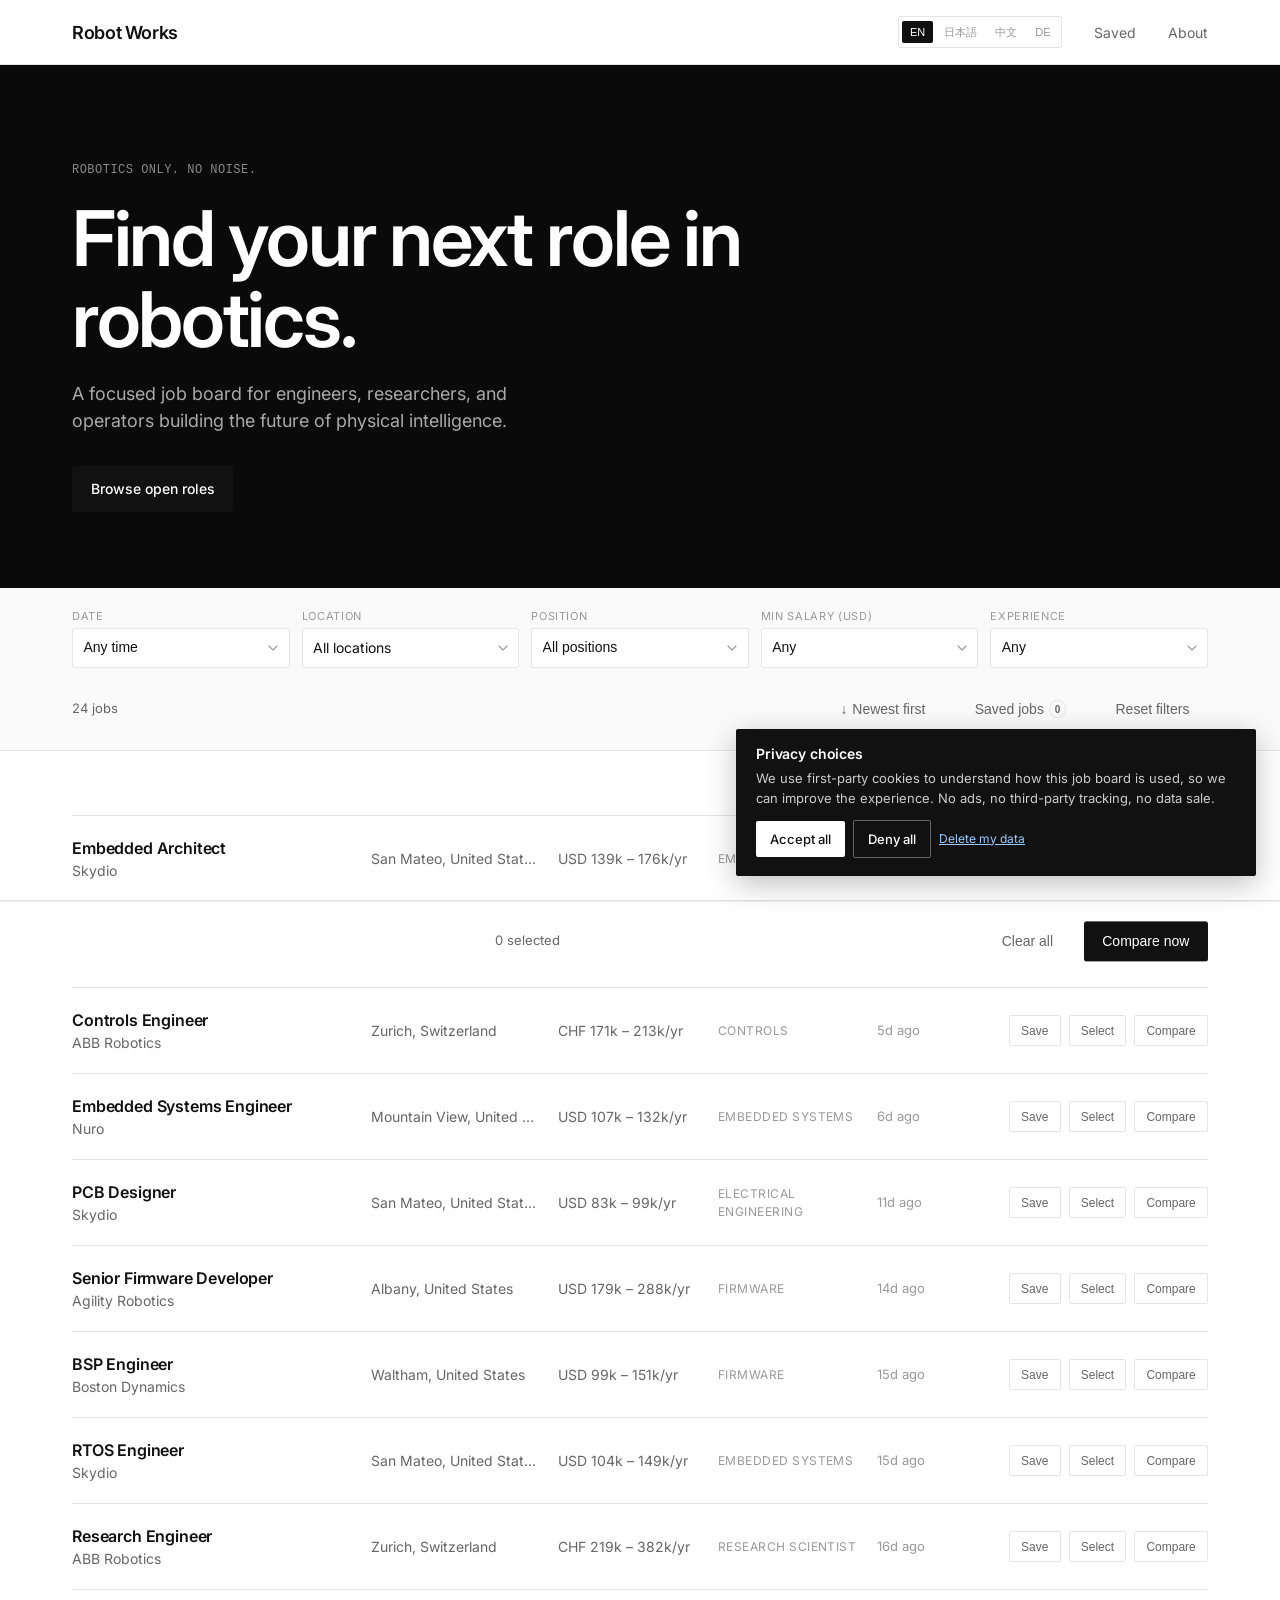
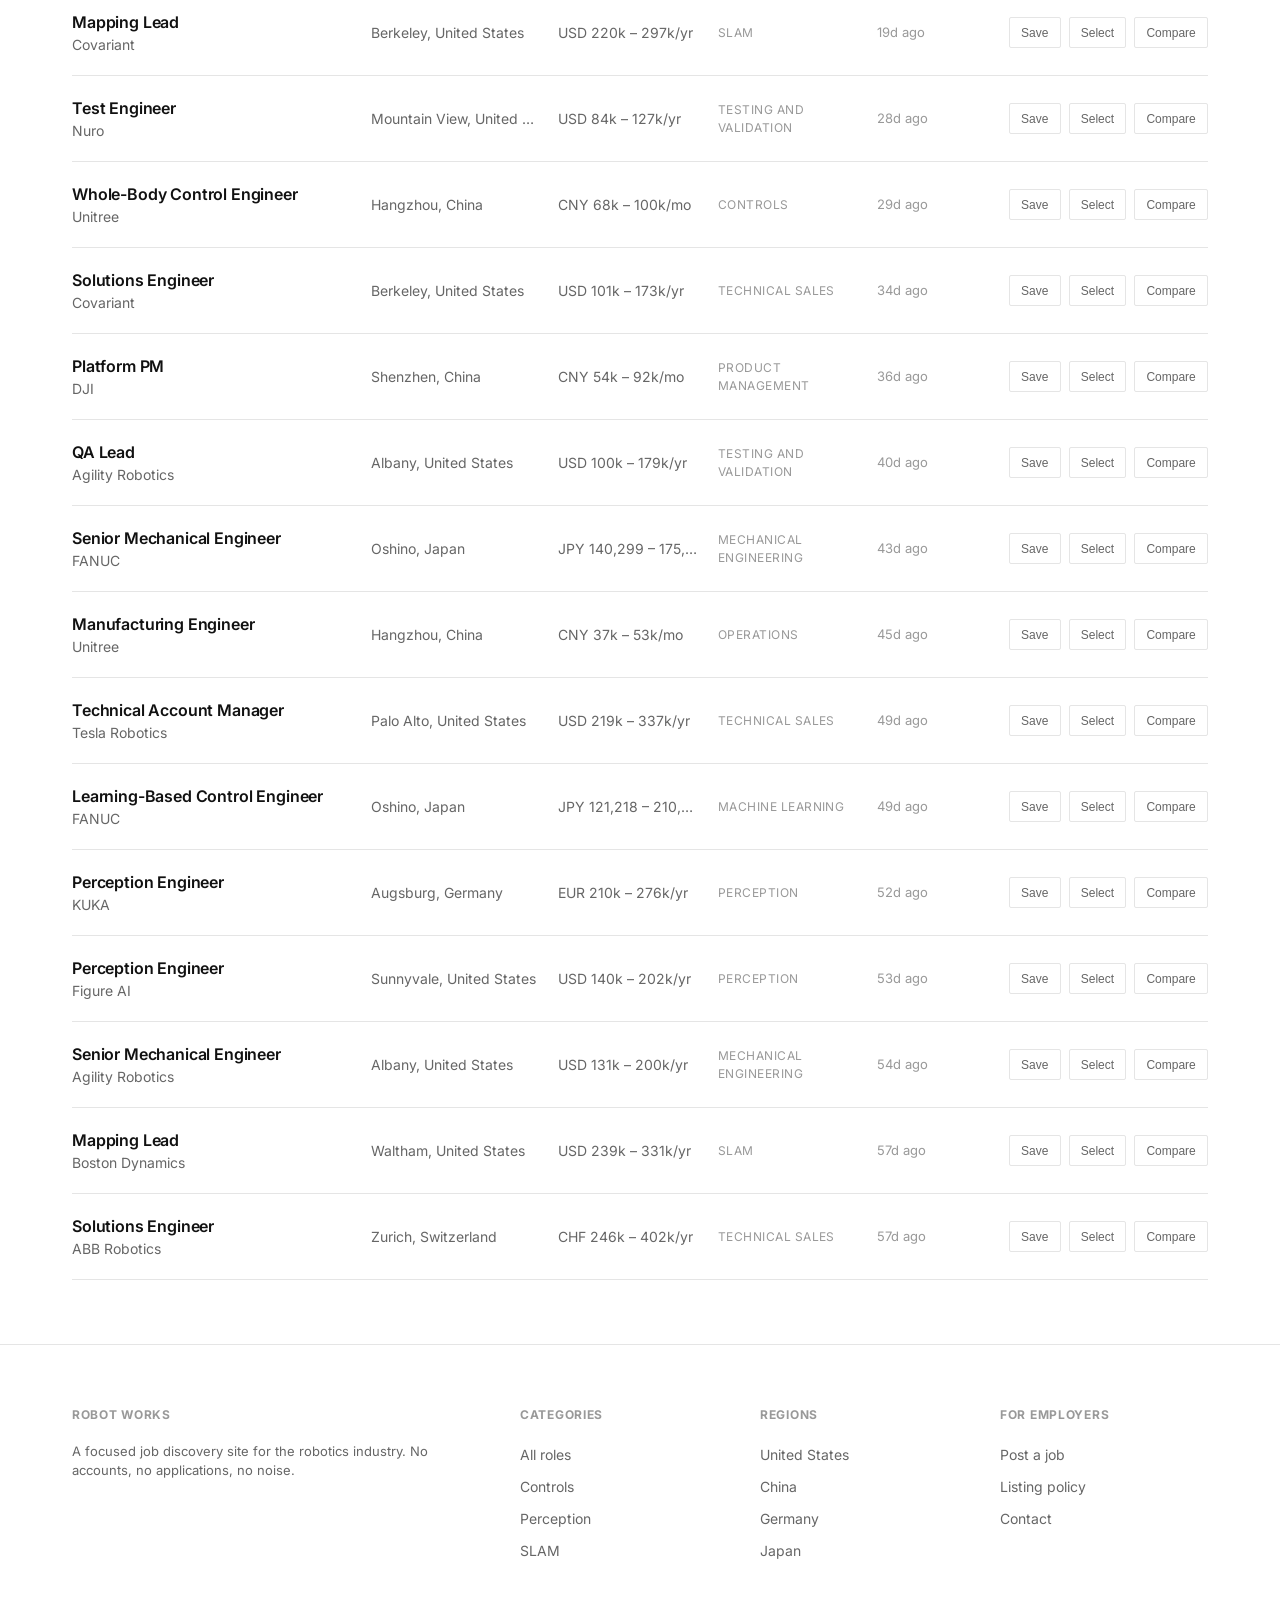
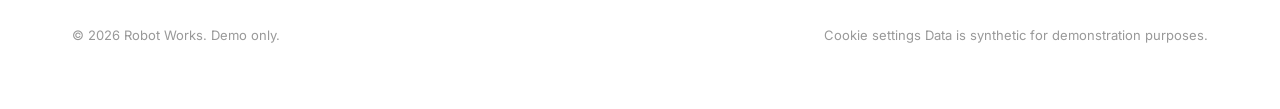
<file: index.html>
<!DOCTYPE html>
<html lang="en"><head>
  <meta charset="UTF-8">
  <meta name="viewport" content="width=device-width, initial-scale=1.0">
  <title>Robot Works — Robotics Industry Job Board</title>
  <meta name="description" content="Find and compare open roles across robotics companies and research labs.">
  <meta name="rb-api" content="https://robot-works-analytics.jingxian021.workers.dev">
  <link rel="preconnect" href="https://fonts.googleapis.com">
  <link rel="preconnect" href="https://fonts.gstatic.com" crossorigin="">
  <link href="https://fonts.googleapis.com/css2?family=Inter:wght@400;500;600&amp;display=swap" rel="stylesheet">
  <link rel="stylesheet" href="css/style.css?v=20261031b">
</head>
<body data-page="home">
  <header class="header">
    <div class="container">
      <a href="index.html" class="logo">Robot Works</a>
      <nav class="nav">
        <div class="lang-switcher">
          <button class="lang-btn active" data-lang="en">EN</button>
          <button class="lang-btn" data-lang="ja">日本語</button>
          <button class="lang-btn" data-lang="zh">中文</button>
          <button class="lang-btn" data-lang="de">DE</button>
        </div>
        <a href="compare.html" class="compare-chip hidden" id="compare-chip" title="Compare selected jobs">
          <span data-i18n="nav_compare">nav_compare</span> <span class="count">0</span>
        </a>
        <a href="saved.html" class="nav-link" data-i18n="nav_saved">Saved</a>
        <a href="#footer" class="nav-link" data-i18n="nav_about">About</a>
      </nav>
    </div>
  </header>

  <section class="hero">
    <div class="container">
      <div class="hero-content" style="position: relative;">
        <p class="hero-eyebrow text-mono" data-i18n="hero_eyebrow">hero_eyebrow</p>
        <h1 class="hero-title" data-i18n="hero_title">hero_title</h1>
        <p class="hero-body" data-i18n="hero_body">hero_body</p>
        <a href="#list" class="btn btn-primary" data-i18n="hero_cta">hero_cta</a>
      </div>
    </div>
  </section>

  <section class="search-bar">
    <div class="container">
      <input type="hidden" id="filter-company" value="">
      <div class="search-row">
        <div class="filter">
          <label for="filter-date" data-i18n="filter_date">filter_date</label>
          <select id="filter-date">
            <option value="" data-i18n="date_any">date_any</option>
            <option value="week" data-i18n="date_week">date_week</option>
            <option value="month" data-i18n="date_month">date_month</option>
          </select>
        </div>
        <div class="filter">
          <label for="filter-location-btn" data-i18n="filter_location">filter_location</label>
          <div class="multi-select" id="filter-location">
            <button type="button" class="multi-btn" id="filter-location-btn" aria-haspopup="true" aria-expanded="false">
              <span class="multi-label" data-i18n="loc_all">loc_all</span>
              <span class="multi-caret" aria-hidden="true">▾</span>
            </button>
            <div class="multi-panel" id="filter-location-panel"></div>
          </div>
        </div>
        <div class="filter">
          <label for="filter-position" data-i18n="filter_position">filter_position</label>
          <select id="filter-position">
            <option value="" data-i18n="pos_all">pos_all</option>
            <option value="Mechanical Engineering">Mechanical Engineering</option>
            <option value="Electrical Engineering">Electrical Engineering</option>
            <option value="Embedded Systems">Embedded Systems</option>
            <option value="Firmware">Firmware</option>
            <option value="Controls">Controls</option>
            <option value="Motion Planning">Motion Planning</option>
            <option value="SLAM">SLAM</option>
            <option value="Perception">Perception</option>
            <option value="Machine Learning">Machine Learning</option>
            <option value="Software Infrastructure">Software Infrastructure</option>
            <option value="Product Management">Product Management</option>
            <option value="Technical Program Management">Technical Program Management</option>
            <option value="Operations">Operations</option>
            <option value="Testing and Validation">Testing and Validation</option>
            <option value="Technical Sales">Technical Sales</option>
            <option value="Research Scientist">Research Scientist</option>
          </select>
        </div>
        <div class="filter">
          <label for="filter-salary" data-i18n="filter_salary">filter_salary</label>
          <select id="filter-salary">
            <option value="" data-i18n="sal_any">sal_any</option>
            <option value="80000">80k+</option>
            <option value="120000">120k+</option>
            <option value="180000">180k+</option>
            <option value="220000">220k+</option>
          </select>
        </div>
        <div class="filter">
          <label for="filter-yoe" data-i18n="filter_yoe">filter_yoe</label>
          <select id="filter-yoe">
            <option value="" data-i18n="yoe_any">yoe_any</option>
            <option value="0–2" data-i18n="yoe_02">yoe_02</option>
            <option value="3–5" data-i18n="yoe_35">yoe_35</option>
            <option value="6–10" data-i18n="yoe_610">yoe_610</option>
            <option value="10+" data-i18n="yoe_10p">yoe_10p</option>
          </select>
        </div>
      </div>
      <div class="search-meta">
        <div class="active-filters">
          <span id="results-count">24 jobs</span>
          <span id="active-filter-count" class="text-tertiary"></span>
        </div>
        <div class="search-actions">
          <button class="btn btn-ghost sort-toggle" id="sort-toggle" title="Toggle sort order">
            <span id="sort-icon">↓</span> <span id="sort-label" data-i18n="sort_newest">sort_newest</span>
          </button>
          <button class="btn btn-ghost" id="saved-toggle">
            <span data-i18n="saved_toggle">saved_toggle</span> <span class="saved-count">0</span>
          </button>
          <button class="btn btn-ghost" id="reset-filters" data-i18n="reset_filters">reset_filters</button>
        </div>
      </div>
    </div>
  </section>

  <main id="list" class="container section">
    <div id="job-list" class="job-list">
    <article class="job-row" data-id="job-6">
      <div class="job-main">
        <a href="detail.html?id=job-6" class="job-title">Test Operations Lead</a>
        <div class="job-company">Unitree</div>
      </div>
      <div class="job-cell">Hangzhou, China</div>
      <div class="job-cell">CNY 68k – 89k/mo</div>
      <div class="job-category">Operations</div>
      <div class="job-date">Yesterday</div>
      <div class="job-actions">
        <button class="action-btn save-btn " data-id="job-6">Save</button>
        <button class="action-btn select-btn " data-id="job-6">Select</button>
        <button class="action-btn compare-btn" data-id="job-6">Compare</button>
      </div>
    </article>
    <article class="job-row" data-id="job-13">
      <div class="job-main">
        <a href="detail.html?id=job-13" class="job-title">Firmware Engineer</a>
        <div class="job-company">ABB Robotics</div>
      </div>
      <div class="job-cell">Zurich, Switzerland</div>
      <div class="job-cell">CHF 162k – 279k/yr</div>
      <div class="job-category">Firmware</div>
      <div class="job-date">Yesterday</div>
      <div class="job-actions">
        <button class="action-btn save-btn " data-id="job-13">Save</button>
        <button class="action-btn select-btn " data-id="job-13">Select</button>
        <button class="action-btn compare-btn" data-id="job-13">Compare</button>
      </div>
    </article>
    <article class="job-row" data-id="job-17">
      <div class="job-main">
        <a href="detail.html?id=job-17" class="job-title">MPC Engineer</a>
        <div class="job-company">Unitree</div>
      </div>
      <div class="job-cell">Hangzhou, China</div>
      <div class="job-cell">CNY 35k – 51k/mo</div>
      <div class="job-category">Controls</div>
      <div class="job-date">Yesterday</div>
      <div class="job-actions">
        <button class="action-btn save-btn " data-id="job-17">Save</button>
        <button class="action-btn select-btn " data-id="job-17">Select</button>
        <button class="action-btn compare-btn" data-id="job-17">Compare</button>
      </div>
    </article>
    <article class="job-row" data-id="job-5">
      <div class="job-main">
        <a href="detail.html?id=job-5" class="job-title">Robotics Infrastructure Engineer</a>
        <div class="job-company">Boston Dynamics</div>
      </div>
      <div class="job-cell">Waltham, United States</div>
      <div class="job-cell">USD 124k – 191k/yr</div>
      <div class="job-category">Software Infrastructure</div>
      <div class="job-date">2d ago</div>
      <div class="job-actions">
        <button class="action-btn save-btn " data-id="job-5">Save</button>
        <button class="action-btn select-btn " data-id="job-5">Select</button>
        <button class="action-btn compare-btn" data-id="job-5">Compare</button>
      </div>
    </article>
    <article class="job-row" data-id="job-2">
      <div class="job-main">
        <a href="detail.html?id=job-2" class="job-title">Technical Account Manager</a>
        <div class="job-company">Tesla Robotics</div>
      </div>
      <div class="job-cell">Palo Alto, United States</div>
      <div class="job-cell">USD 112k – 191k/yr</div>
      <div class="job-category">Technical Sales</div>
      <div class="job-date">4d ago</div>
      <div class="job-actions">
        <button class="action-btn save-btn " data-id="job-2">Save</button>
        <button class="action-btn select-btn " data-id="job-2">Select</button>
        <button class="action-btn compare-btn" data-id="job-2">Compare</button>
      </div>
    </article>
    <article class="job-row" data-id="job-15">
      <div class="job-main">
        <a href="detail.html?id=job-15" class="job-title">Motion Planning Engineer</a>
        <div class="job-company">Skydio</div>
      </div>
      <div class="job-cell">San Mateo, United States</div>
      <div class="job-cell">USD 86k – 126k/yr</div>
      <div class="job-category">Motion Planning</div>
      <div class="job-date">8d ago</div>
      <div class="job-actions">
        <button class="action-btn save-btn " data-id="job-15">Save</button>
        <button class="action-btn select-btn " data-id="job-15">Select</button>
        <button class="action-btn compare-btn" data-id="job-15">Compare</button>
      </div>
    </article>
    <article class="job-row" data-id="job-16">
      <div class="job-main">
        <a href="detail.html?id=job-16" class="job-title">Firmware Engineer</a>
        <div class="job-company">Tesla Robotics</div>
      </div>
      <div class="job-cell">Palo Alto, United States</div>
      <div class="job-cell">USD 204k – 281k/yr</div>
      <div class="job-category">Firmware</div>
      <div class="job-date">8d ago</div>
      <div class="job-actions">
        <button class="action-btn save-btn " data-id="job-16">Save</button>
        <button class="action-btn select-btn " data-id="job-16">Select</button>
        <button class="action-btn compare-btn" data-id="job-16">Compare</button>
      </div>
    </article>
    <article class="job-row" data-id="job-4">
      <div class="job-main">
        <a href="detail.html?id=job-4" class="job-title">Learning-Based Control Engineer</a>
        <div class="job-company">Skydio</div>
      </div>
      <div class="job-cell">San Mateo, United States</div>
      <div class="job-cell">USD 164k – 282k/yr</div>
      <div class="job-category">Machine Learning</div>
      <div class="job-date">9d ago</div>
      <div class="job-actions">
        <button class="action-btn save-btn " data-id="job-4">Save</button>
        <button class="action-btn select-btn " data-id="job-4">Select</button>
        <button class="action-btn compare-btn" data-id="job-4">Compare</button>
      </div>
    </article>
    <article class="job-row" data-id="job-19">
      <div class="job-main">
        <a href="detail.html?id=job-19" class="job-title">Actuator Engineer</a>
        <div class="job-company">FANUC</div>
      </div>
      <div class="job-cell">Oshino, Japan</div>
      <div class="job-cell">JPY 159,486 – 200,849/yr</div>
      <div class="job-category">Mechanical Engineering</div>
      <div class="job-date">10d ago</div>
      <div class="job-actions">
        <button class="action-btn save-btn " data-id="job-19">Save</button>
        <button class="action-btn select-btn " data-id="job-19">Select</button>
        <button class="action-btn compare-btn" data-id="job-19">Compare</button>
      </div>
    </article>
    <article class="job-row" data-id="job-1">
      <div class="job-main">
        <a href="detail.html?id=job-1" class="job-title">Power Electronics Engineer</a>
        <div class="job-company">DJI</div>
      </div>
      <div class="job-cell">Shenzhen, China</div>
      <div class="job-cell">CNY 48k – 75k/mo</div>
      <div class="job-category">Electrical Engineering</div>
      <div class="job-date">11d ago</div>
      <div class="job-actions">
        <button class="action-btn save-btn " data-id="job-1">Save</button>
        <button class="action-btn select-btn " data-id="job-1">Select</button>
        <button class="action-btn compare-btn" data-id="job-1">Compare</button>
      </div>
    </article>
    <article class="job-row" data-id="job-11">
      <div class="job-main">
        <a href="detail.html?id=job-11" class="job-title">RTOS Engineer</a>
        <div class="job-company">Tesla Robotics</div>
      </div>
      <div class="job-cell">Palo Alto, United States</div>
      <div class="job-cell">USD 225k – 289k/yr</div>
      <div class="job-category">Embedded Systems</div>
      <div class="job-date">11d ago</div>
      <div class="job-actions">
        <button class="action-btn save-btn " data-id="job-11">Save</button>
        <button class="action-btn select-btn " data-id="job-11">Select</button>
        <button class="action-btn compare-btn" data-id="job-11">Compare</button>
      </div>
    </article>
    <article class="job-row" data-id="job-12">
      <div class="job-main">
        <a href="detail.html?id=job-12" class="job-title">TPM, Robotics</a>
        <div class="job-company">ABB Robotics</div>
      </div>
      <div class="job-cell">Zurich, Switzerland</div>
      <div class="job-cell">CHF 109k – 167k/yr</div>
      <div class="job-category">Technical Program Management</div>
      <div class="job-date">11d ago</div>
      <div class="job-actions">
        <button class="action-btn save-btn " data-id="job-12">Save</button>
        <button class="action-btn select-btn " data-id="job-12">Select</button>
        <button class="action-btn compare-btn" data-id="job-12">Compare</button>
      </div>
    </article>
    <article class="job-row" data-id="job-8">
      <div class="job-main">
        <a href="detail.html?id=job-8" class="job-title">Solutions Engineer</a>
        <div class="job-company">Tesla Robotics</div>
      </div>
      <div class="job-cell">Palo Alto, United States</div>
      <div class="job-cell">USD 150k – 224k/yr</div>
      <div class="job-category">Technical Sales</div>
      <div class="job-date">12d ago</div>
      <div class="job-actions">
        <button class="action-btn save-btn " data-id="job-8">Save</button>
        <button class="action-btn select-btn " data-id="job-8">Select</button>
        <button class="action-btn compare-btn" data-id="job-8">Compare</button>
      </div>
    </article>
    <article class="job-row" data-id="job-18">
      <div class="job-main">
        <a href="detail.html?id=job-18" class="job-title">Firmware Engineer</a>
        <div class="job-company">Tesla Robotics</div>
      </div>
      <div class="job-cell">Palo Alto, United States</div>
      <div class="job-cell">USD 173k – 255k/yr</div>
      <div class="job-category">Firmware</div>
      <div class="job-date">16d ago</div>
      <div class="job-actions">
        <button class="action-btn save-btn " data-id="job-18">Save</button>
        <button class="action-btn select-btn " data-id="job-18">Select</button>
        <button class="action-btn compare-btn" data-id="job-18">Compare</button>
      </div>
    </article>
    <article class="job-row" data-id="job-3">
      <div class="job-main">
        <a href="detail.html?id=job-3" class="job-title">Motion Planning Engineer</a>
        <div class="job-company">Boston Dynamics</div>
      </div>
      <div class="job-cell">Waltham, United States</div>
      <div class="job-cell">USD 210k – 321k/yr</div>
      <div class="job-category">Motion Planning</div>
      <div class="job-date">18d ago</div>
      <div class="job-actions">
        <button class="action-btn save-btn " data-id="job-3">Save</button>
        <button class="action-btn select-btn " data-id="job-3">Select</button>
        <button class="action-btn compare-btn" data-id="job-3">Compare</button>
      </div>
    </article>
    <article class="job-row" data-id="job-24">
      <div class="job-main">
        <a href="detail.html?id=job-24" class="job-title">Test Engineer</a>
        <div class="job-company">Boston Dynamics</div>
      </div>
      <div class="job-cell">Waltham, United States</div>
      <div class="job-cell">USD 231k – 349k/yr</div>
      <div class="job-category">Testing and Validation</div>
      <div class="job-date">18d ago</div>
      <div class="job-actions">
        <button class="action-btn save-btn " data-id="job-24">Save</button>
        <button class="action-btn select-btn " data-id="job-24">Select</button>
        <button class="action-btn compare-btn" data-id="job-24">Compare</button>
      </div>
    </article>
    <article class="job-row" data-id="job-9">
      <div class="job-main">
        <a href="detail.html?id=job-9" class="job-title">Simulation Engineer</a>
        <div class="job-company">DJI</div>
      </div>
      <div class="job-cell">Shenzhen, China</div>
      <div class="job-cell">CNY 66k – 95k/mo</div>
      <div class="job-category">Software Infrastructure</div>
      <div class="job-date">20d ago</div>
      <div class="job-actions">
        <button class="action-btn save-btn " data-id="job-9">Save</button>
        <button class="action-btn select-btn " data-id="job-9">Select</button>
        <button class="action-btn compare-btn" data-id="job-9">Compare</button>
      </div>
    </article>
    <article class="job-row" data-id="job-10">
      <div class="job-main">
        <a href="detail.html?id=job-10" class="job-title">TPM, Robotics</a>
        <div class="job-company">KUKA</div>
      </div>
      <div class="job-cell">Augsburg, Germany</div>
      <div class="job-cell">EUR 214k – 328k/yr</div>
      <div class="job-category">Technical Program Management</div>
      <div class="job-date">20d ago</div>
      <div class="job-actions">
        <button class="action-btn save-btn " data-id="job-10">Save</button>
        <button class="action-btn select-btn " data-id="job-10">Select</button>
        <button class="action-btn compare-btn" data-id="job-10">Compare</button>
      </div>
    </article>
    <article class="job-row" data-id="job-7">
      <div class="job-main">
        <a href="detail.html?id=job-7" class="job-title">Power Electronics Engineer</a>
        <div class="job-company">Covariant</div>
      </div>
      <div class="job-cell">Berkeley, United States</div>
      <div class="job-cell">USD 106k – 132k/yr</div>
      <div class="job-category">Electrical Engineering</div>
      <div class="job-date">22d ago</div>
      <div class="job-actions">
        <button class="action-btn save-btn " data-id="job-7">Save</button>
        <button class="action-btn select-btn " data-id="job-7">Select</button>
        <button class="action-btn compare-btn" data-id="job-7">Compare</button>
      </div>
    </article>
    <article class="job-row" data-id="job-23">
      <div class="job-main">
        <a href="detail.html?id=job-23" class="job-title">Electrical Engineer</a>
        <div class="job-company">Figure AI</div>
      </div>
      <div class="job-cell">Sunnyvale, United States</div>
      <div class="job-cell">USD 203k – 279k/yr</div>
      <div class="job-category">Electrical Engineering</div>
      <div class="job-date">22d ago</div>
      <div class="job-actions">
        <button class="action-btn save-btn " data-id="job-23">Save</button>
        <button class="action-btn select-btn " data-id="job-23">Select</button>
        <button class="action-btn compare-btn" data-id="job-23">Compare</button>
      </div>
    </article>
    <article class="job-row" data-id="job-14">
      <div class="job-main">
        <a href="detail.html?id=job-14" class="job-title">Electrical Engineer</a>
        <div class="job-company">Nuro</div>
      </div>
      <div class="job-cell">Mountain View, United States</div>
      <div class="job-cell">USD 94k – 124k/yr</div>
      <div class="job-category">Electrical Engineering</div>
      <div class="job-date">25d ago</div>
      <div class="job-actions">
        <button class="action-btn save-btn " data-id="job-14">Save</button>
        <button class="action-btn select-btn " data-id="job-14">Select</button>
        <button class="action-btn compare-btn" data-id="job-14">Compare</button>
      </div>
    </article>
    <article class="job-row" data-id="job-21">
      <div class="job-main">
        <a href="detail.html?id=job-21" class="job-title">Test Engineer</a>
        <div class="job-company">Skydio</div>
      </div>
      <div class="job-cell">San Mateo, United States</div>
      <div class="job-cell">USD 155k – 222k/yr</div>
      <div class="job-category">Testing and Validation</div>
      <div class="job-date">25d ago</div>
      <div class="job-actions">
        <button class="action-btn save-btn " data-id="job-21">Save</button>
        <button class="action-btn select-btn " data-id="job-21">Select</button>
        <button class="action-btn compare-btn" data-id="job-21">Compare</button>
      </div>
    </article>
    <article class="job-row" data-id="job-22">
      <div class="job-main">
        <a href="detail.html?id=job-22" class="job-title">Path Planning Lead</a>
        <div class="job-company">Unitree</div>
      </div>
      <div class="job-cell">Hangzhou, China</div>
      <div class="job-cell">CNY 78k – 120k/mo</div>
      <div class="job-category">Motion Planning</div>
      <div class="job-date">27d ago</div>
      <div class="job-actions">
        <button class="action-btn save-btn " data-id="job-22">Save</button>
        <button class="action-btn select-btn " data-id="job-22">Select</button>
        <button class="action-btn compare-btn" data-id="job-22">Compare</button>
      </div>
    </article>
    <article class="job-row" data-id="job-20">
      <div class="job-main">
        <a href="detail.html?id=job-20" class="job-title">Robotics ML Engineer</a>
        <div class="job-company">ABB Robotics <span class="badge badge-closed">Closed</span></div>
      </div>
      <div class="job-cell">Zurich, Switzerland</div>
      <div class="job-cell">CHF 108k – 183k/yr</div>
      <div class="job-category">Machine Learning</div>
      <div class="job-date">29d ago</div>
      <div class="job-actions">
        <button class="action-btn save-btn " data-id="job-20">Save</button>
        <button class="action-btn select-btn " data-id="job-20">Select</button>
        <button class="action-btn compare-btn" data-id="job-20">Compare</button>
      </div>
    </article></div>
  </main>

  <button class="back-to-top visible" id="back-to-top" data-i18n="back_to_top" title="Back to top" style="font-size: 12px;">back_to_top</button>

  <div class="compare-bar" id="compare-bar">
    <div class="container">
      <div class="compare-thumbs"></div>
      <span class="compare-count text-small text-secondary">0 selected</span>
      <div class="compare-bar-actions">
        <button class="btn btn-ghost compare-clear" data-i18n="compare_clear">compare_clear</button>
        <button class="btn btn-primary compare-open" data-i18n="compare_open">compare_open</button>
      </div>
    </div>
  </div>

  <footer class="footer" id="footer">
    <div class="container">
      <div class="footer-grid">
        <div class="footer-col">
          <h4>Robot Works</h4>
          <p class="text-secondary text-small" data-i18n="footer_about">footer_about</p>
        </div>
        <div class="footer-col">
          <h4 data-i18n="footer_categories">footer_categories</h4>
          <ul>
            <li><a href="index.html" data-i18n="footer_allroles" style="position: relative;">footer_allroles</a></li>
            <li><a href="?position=Controls">Controls</a></li>
            <li><a href="?position=Perception">Perception</a></li>
            <li><a href="?position=SLAM">SLAM</a></li>
          </ul>
        </div>
        <div class="footer-col">
          <h4 data-i18n="footer_regions">footer_regions</h4>
          <ul>
            <li><a href="?location=United%20States">United States</a></li>
            <li><a href="?location=China">China</a></li>
            <li><a href="?location=Germany">Germany</a></li>
            <li><a href="?location=Japan">Japan</a></li>
          </ul>
        </div>
        <div class="footer-col">
          <h4 data-i18n="footer_employers">footer_employers</h4>
          <ul>
            <li><a href="mailto:hello@robotworks.example.com" data-i18n="footer_postjob">footer_postjob</a></li>
            <li><a href="#" data-i18n="footer_policy">footer_policy</a></li>
            <li><a href="#" data-i18n="footer_contact">footer_contact</a></li>
          </ul>
        </div>
      </div>
      <div class="footer-bottom" style="position: relative;">
        <span data-i18n="footer_demo">footer_demo</span>
        <span>
          <a href="#" data-rb-cookie data-i18n="cookie_settings">Cookie settings</a>
          <span data-i18n="footer_data">footer_data</span>
        </span>
      </div>
    </div>
  </footer>

  <script src="js/analytics.js?v=20261031b"></script>
  <script src="js/app.js?v=20261031b"></script>

</body></html>
</file>
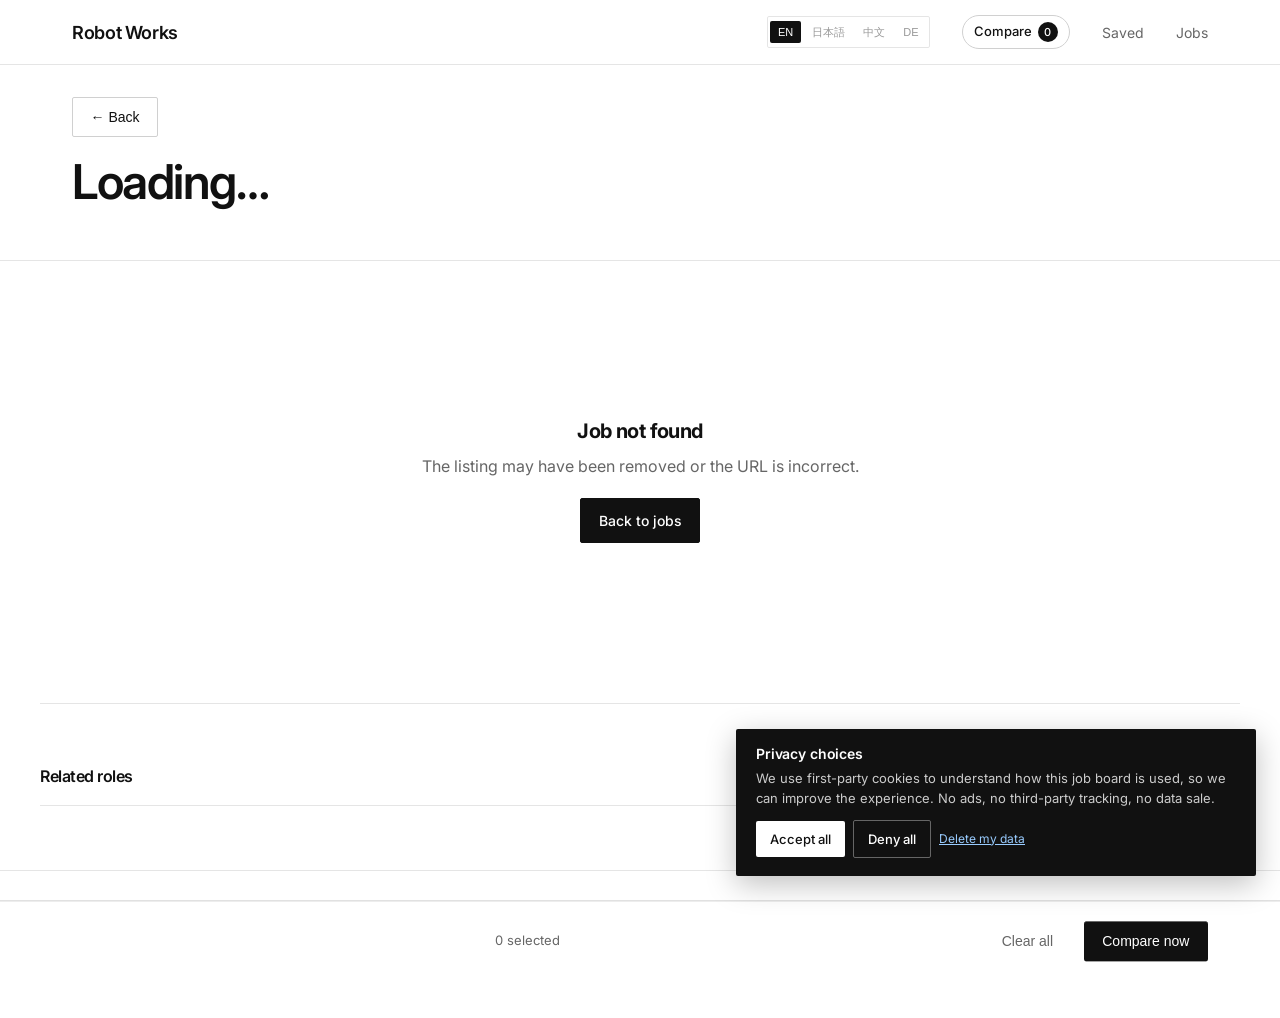
<file: detail.html>
<!DOCTYPE html>
<html lang="en">
<head>
  <meta charset="UTF-8" />
  <meta name="viewport" content="width=device-width, initial-scale=1.0" />
  <title>Job Detail — Robot Works</title>
  <meta name="description" content="View details and apply for a robotics role." />
  <meta name="rb-api" content="https://robot-works-analytics.jingxian021.workers.dev" />
  <link rel="preconnect" href="https://fonts.googleapis.com" />
  <link rel="preconnect" href="https://fonts.gstatic.com" crossorigin />
  <link href="https://fonts.googleapis.com/css2?family=Inter:wght@400;500;600&display=swap" rel="stylesheet" />
  <link rel="stylesheet" href="css/style.css?v=20261101b" />
</head>
<body data-page="detail">
  <header class="header">
    <div class="container">
      <a href="index.html" class="logo">Robot Works</a>
      <nav class="nav">
        <div class="lang-switcher">
          <button class="lang-btn" data-lang="en">EN</button>
          <button class="lang-btn" data-lang="ja">日本語</button>
          <button class="lang-btn" data-lang="zh">中文</button>
          <button class="lang-btn" data-lang="de">DE</button>
        </div>
        <a href="compare.html" class="compare-chip" id="compare-chip" title="Compare selected jobs">
          <span data-i18n="nav_compare">Compare</span> <span class="count">0</span>
        </a>
        <a href="saved.html" class="nav-link" data-i18n="nav_saved">Saved</a>
        <a href="index.html" class="nav-link" data-i18n="nav_jobs">Jobs</a>
      </nav>
    </div>
  </header>

  <div class="page-header">
    <div class="container">
      <button class="btn btn-outline detail-back-btn" id="detail-back" data-i18n="detail_back">← Back</button>
      <h1 class="detail-title" id="detail-title">Loading…</h1>
      <p class="detail-company" id="detail-company"></p>
      <div class="detail-meta">
        <span class="detail-meta-item" id="detail-location"></span>
        <span class="detail-meta-item" id="detail-salary"></span>
        <span class="detail-meta-item" id="detail-yoe"></span>
        <span class="detail-meta-item" id="detail-category"></span>
      </div>
    </div>
  </div>

  <main class="container section" id="detail-content">
    <div class="detail-grid">
      <div class="detail-description" id="detail-description"></div>
      <aside class="detail-sidebar">
        <div class="sidebar-card">
          <h4 data-i18n="detail_apply">Apply</h4>
          <a id="detail-apply" href="#" target="_blank" rel="noopener" class="btn btn-primary" style="width:100%" data-i18n="detail_apply">Apply on company site</a>
          <p class="apply-source" id="detail-source"></p>
        </div>
        <div class="sidebar-card">
          <h4 data-i18n="detail_actions">Actions</h4>
          <div style="display:flex;gap:0.5rem;flex-wrap:wrap;">
            <button class="btn btn-outline" id="detail-save">Save</button>
            <button class="btn btn-outline" id="detail-select">Select for compare</button>
            <button class="btn btn-outline" id="detail-follow" data-i18n="follow_company">Follow company</button>
          </div>
        </div>
        <div class="sidebar-card">
          <h4 data-i18n="detail_status">Listing status</h4>
          <p class="value text-small"><span data-i18n="detail_posted">Posted</span> <span id="detail-posted"></span></p>
          <p class="text-small text-tertiary mt-md"><span data-i18n="detail_verified">Verified</span> <span id="detail-verified"></span></p>
          <p class="text-small text-tertiary mt-md"><a href="#" data-detail-report data-i18n="detail_report">Report outdated info</a></p>
        </div>
      </aside>
    </div>
  </main>

  <section class="related-jobs container">
    <h3 data-i18n="detail_related">Related roles</h3>
    <div id="related-list" class="job-list"></div>
  </section>

  <div class="compare-bar" id="compare-bar">
    <div class="container">
      <div class="compare-thumbs"></div>
      <span class="compare-count text-small text-secondary">0 selected</span>
      <div class="compare-bar-actions">
        <button class="btn btn-ghost compare-clear" data-i18n="compare_clear">Clear all</button>
        <button class="btn btn-primary compare-open" data-i18n="compare_open">Compare now</button>
      </div>
    </div>
  </div>

  <footer class="footer">
    <div class="container">
      <div class="footer-bottom">
        <span data-i18n="footer_demo">© 2026 Robot Works. Demo only.</span>
        <span>
          <a href="#" data-rb-cookie data-i18n="cookie_settings">Cookie settings</a>
          <a href="index.html" data-i18n="back_to_jobs">Back to jobs</a>
        </span>
      </div>
    </div>
  </footer>

  <script src="js/analytics.js?v=20261101b"></script>
  <script src="js/app.js?v=20261101b"></script>
</body>
</html>
</file>
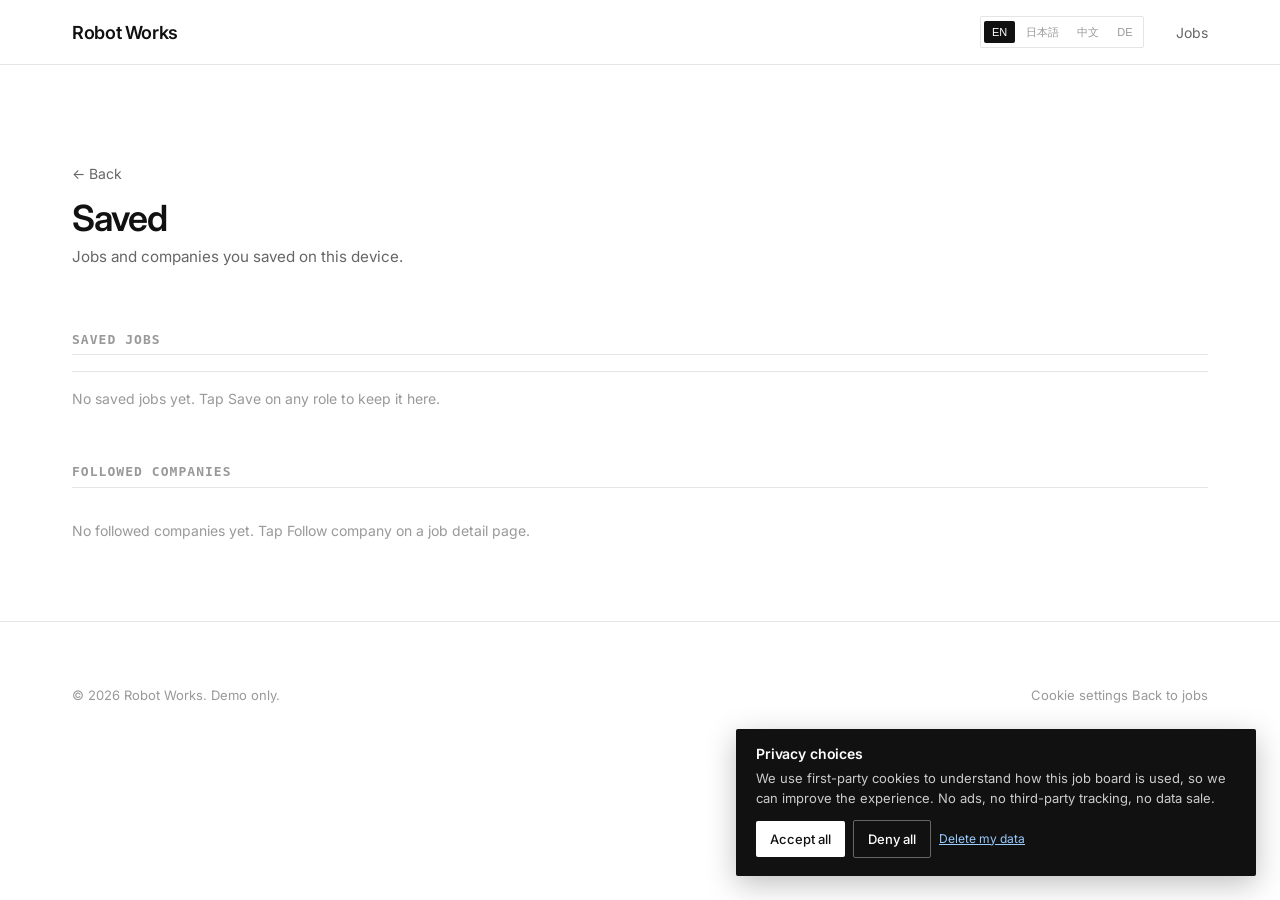
<file: saved.html>
<!DOCTYPE html>
<html lang="en">
<head>
  <meta charset="UTF-8" />
  <meta name="viewport" content="width=device-width, initial-scale=1.0" />
  <title>Saved — Robot Works</title>
  <meta name="description" content="Jobs and companies you saved on this device." />
  <meta name="rb-api" content="https://robot-works-analytics.jingxian021.workers.dev" />
  <link rel="preconnect" href="https://fonts.googleapis.com" />
  <link rel="preconnect" href="https://fonts.gstatic.com" crossorigin />
  <link href="https://fonts.googleapis.com/css2?family=Inter:wght@400;500;600&display=swap" rel="stylesheet" />
  <link rel="stylesheet" href="css/style.css?v=20261031b" />
</head>
<body data-page="saved">
  <header class="header">
    <div class="container">
      <a href="index.html" class="logo">Robot Works</a>
      <nav class="nav">
        <div class="lang-switcher">
          <button class="lang-btn" data-lang="en">EN</button>
          <button class="lang-btn" data-lang="ja">日本語</button>
          <button class="lang-btn" data-lang="zh">中文</button>
          <button class="lang-btn" data-lang="de">DE</button>
        </div>
        <a href="compare.html" class="compare-chip hidden" id="compare-chip" title="Compare selected jobs">
          <span data-i18n="nav_compare">Compare</span> <span class="count">0</span>
        </a>
        <a href="index.html" class="nav-link" data-i18n="nav_jobs">Jobs</a>
      </nav>
    </div>
  </header>

  <main class="container section">
    <div class="saved-hero">
      <a href="index.html" class="back-link" data-i18n="detail_back">← Back</a>
      <h1 class="saved-title" data-i18n="saved_title">Saved</h1>
      <p class="saved-subtitle text-secondary" data-i18n="saved_subtitle">Jobs and companies you saved on this device.</p>
    </div>

    <section class="saved-section">
      <h2 class="saved-heading" data-i18n="saved_jobs_heading">Saved jobs</h2>
      <div id="saved-jobs" class="job-list"></div>
      <p id="saved-jobs-empty" class="saved-empty text-tertiary" data-i18n="saved_jobs_empty">No saved jobs yet.</p>
    </section>

    <section class="saved-section">
      <h2 class="saved-heading" data-i18n="saved_companies_heading">Followed companies</h2>
      <div id="saved-companies" class="company-list"></div>
      <p id="saved-companies-empty" class="saved-empty text-tertiary" data-i18n="saved_companies_empty">No followed companies yet.</p>
    </section>
  </main>

  <footer class="footer">
    <div class="container">
      <div class="footer-bottom">
        <span data-i18n="footer_demo">© 2026 Robot Works. Demo only.</span>
        <span>
          <a href="#" data-rb-cookie data-i18n="cookie_settings">Cookie settings</a>
          <a href="index.html" data-i18n="footer_back">Back to jobs</a>
        </span>
      </div>
    </div>
  </footer>

  <script src="js/analytics.js?v=20261031b"></script>
  <script src="js/app.js?v=20261031b"></script>
</body>
</html>
</file>
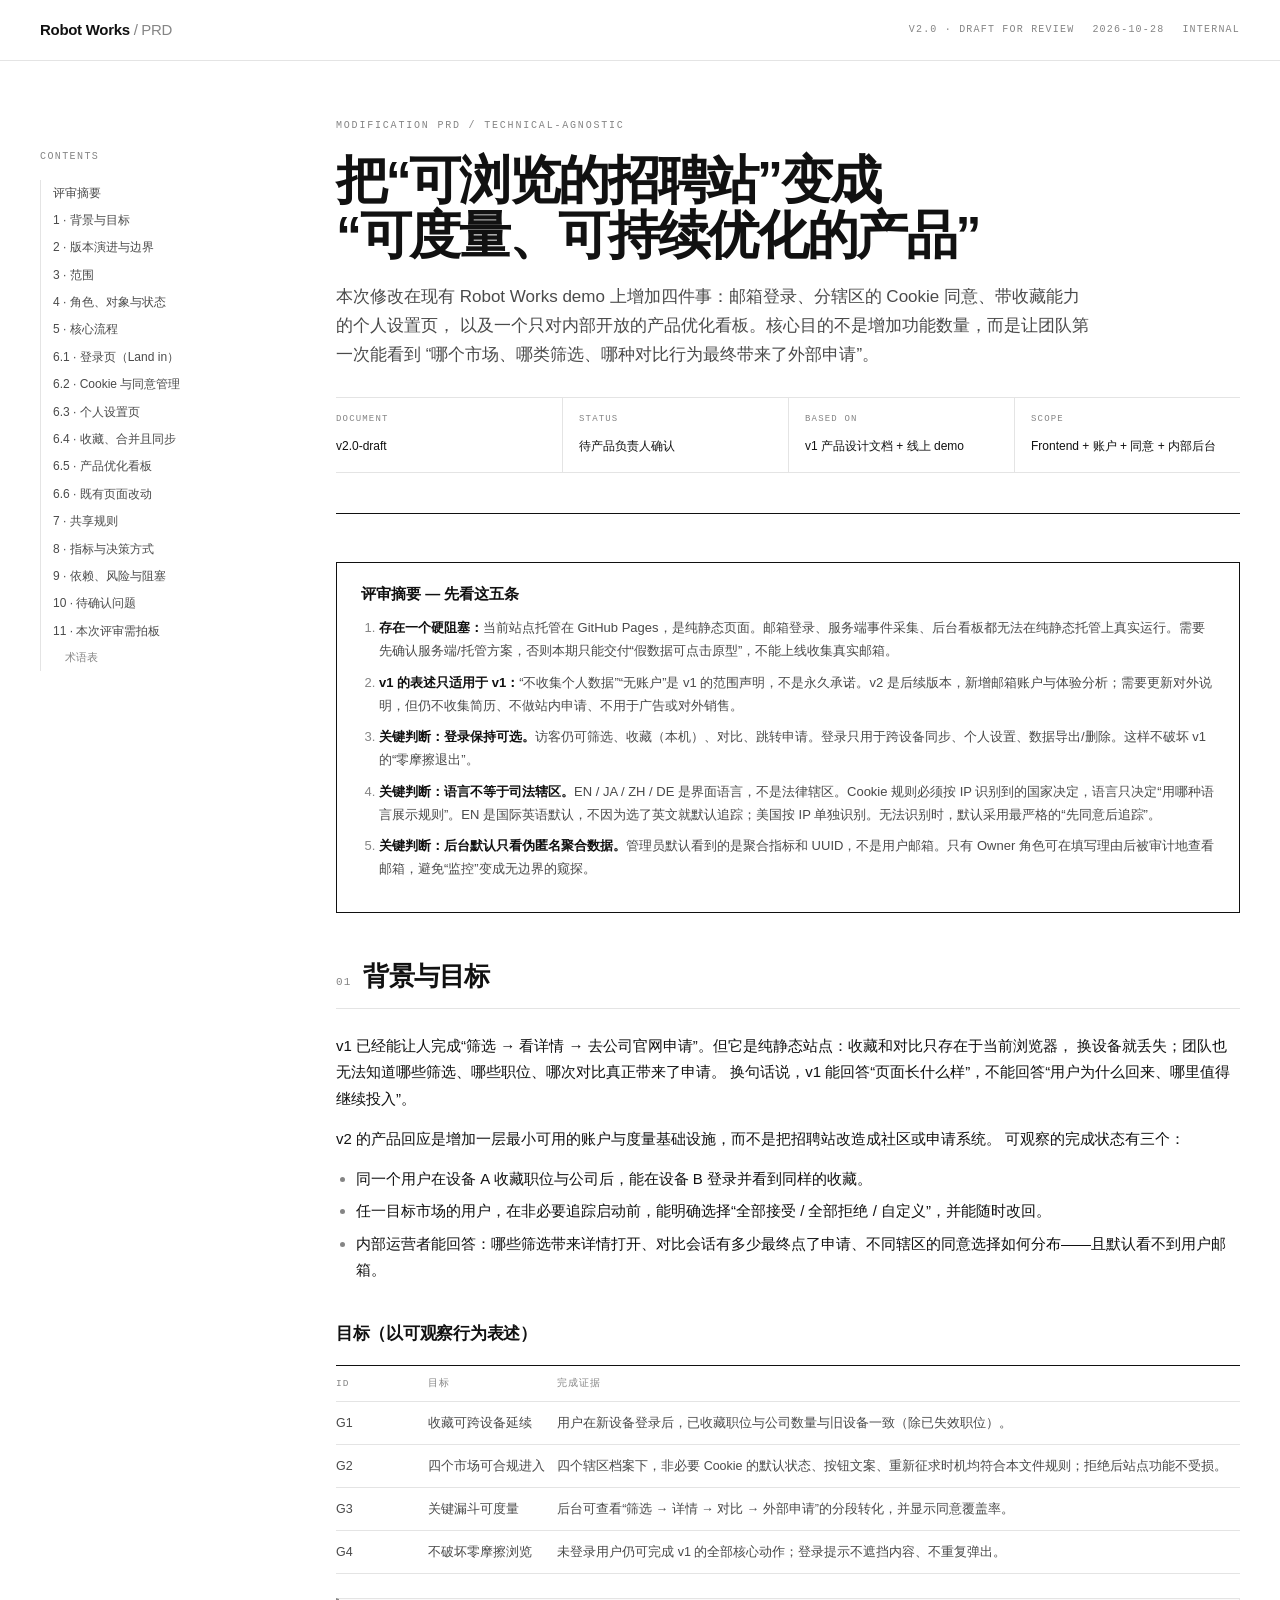
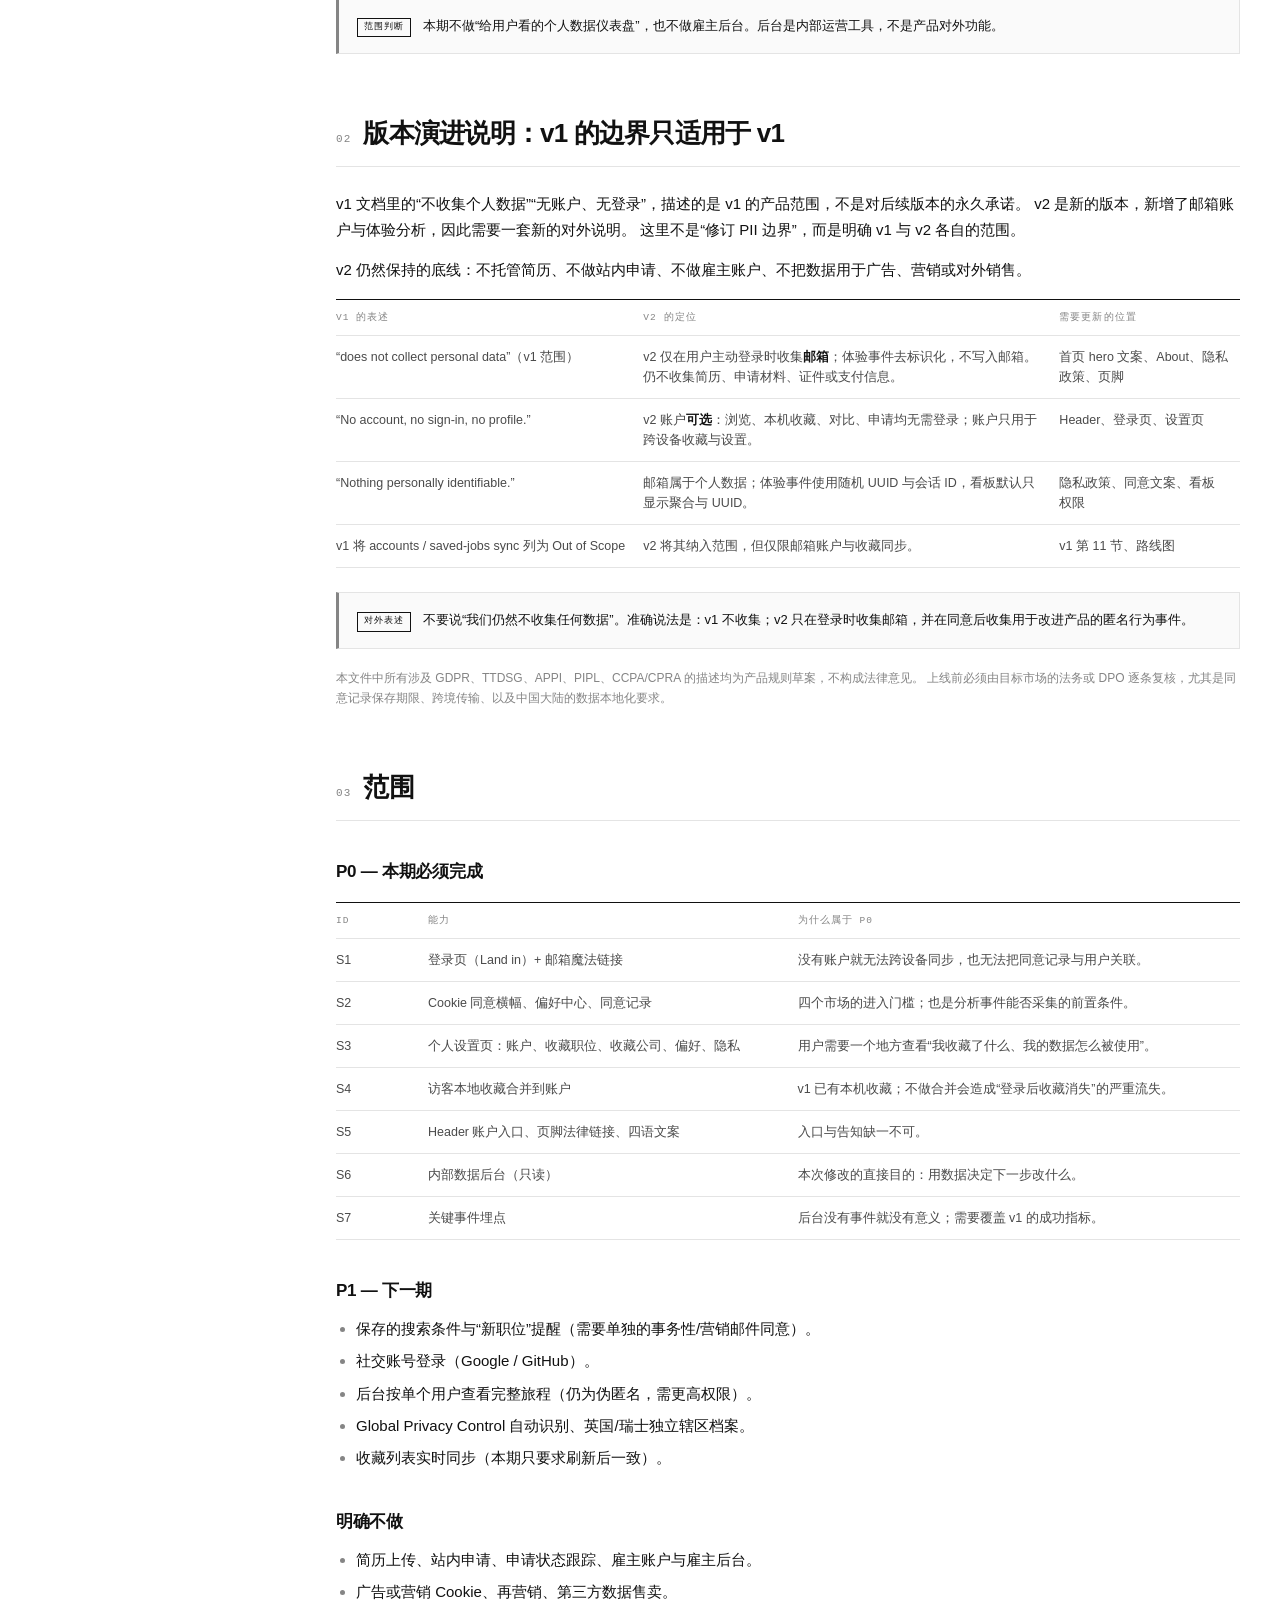
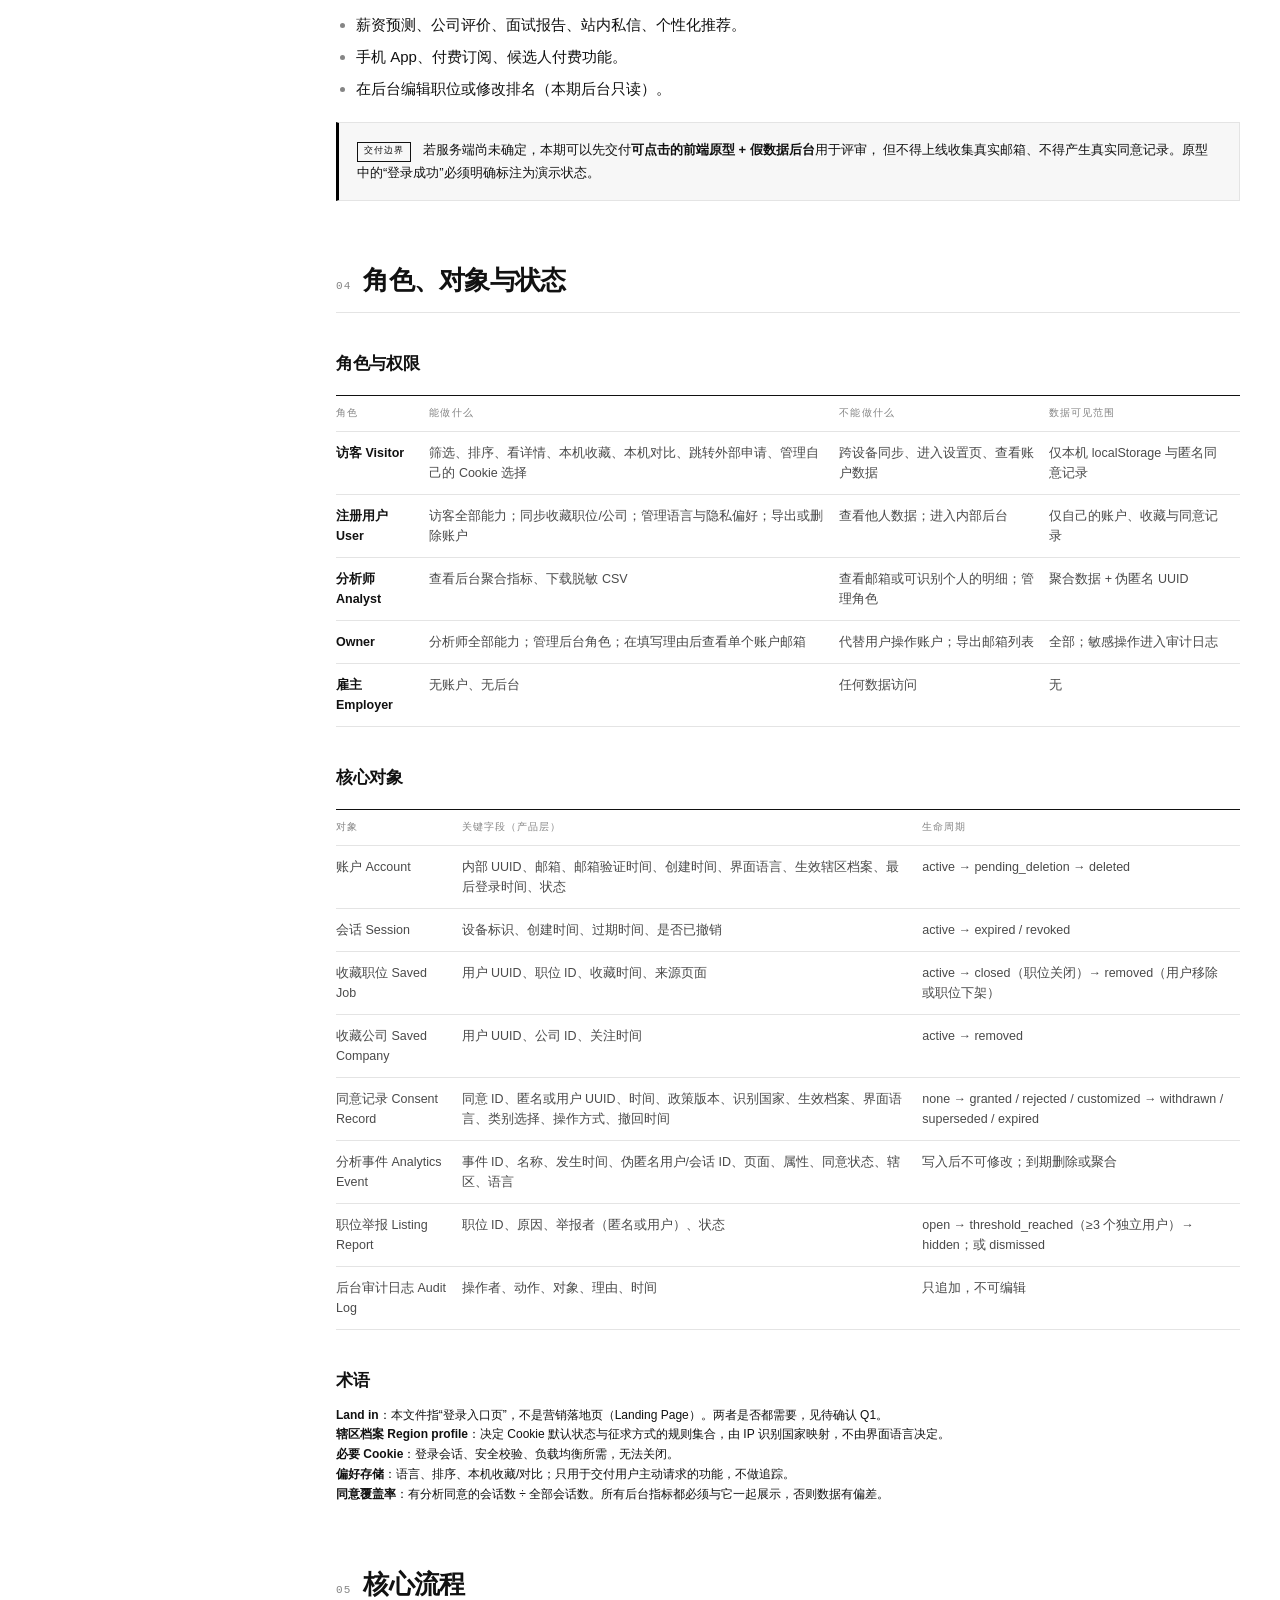
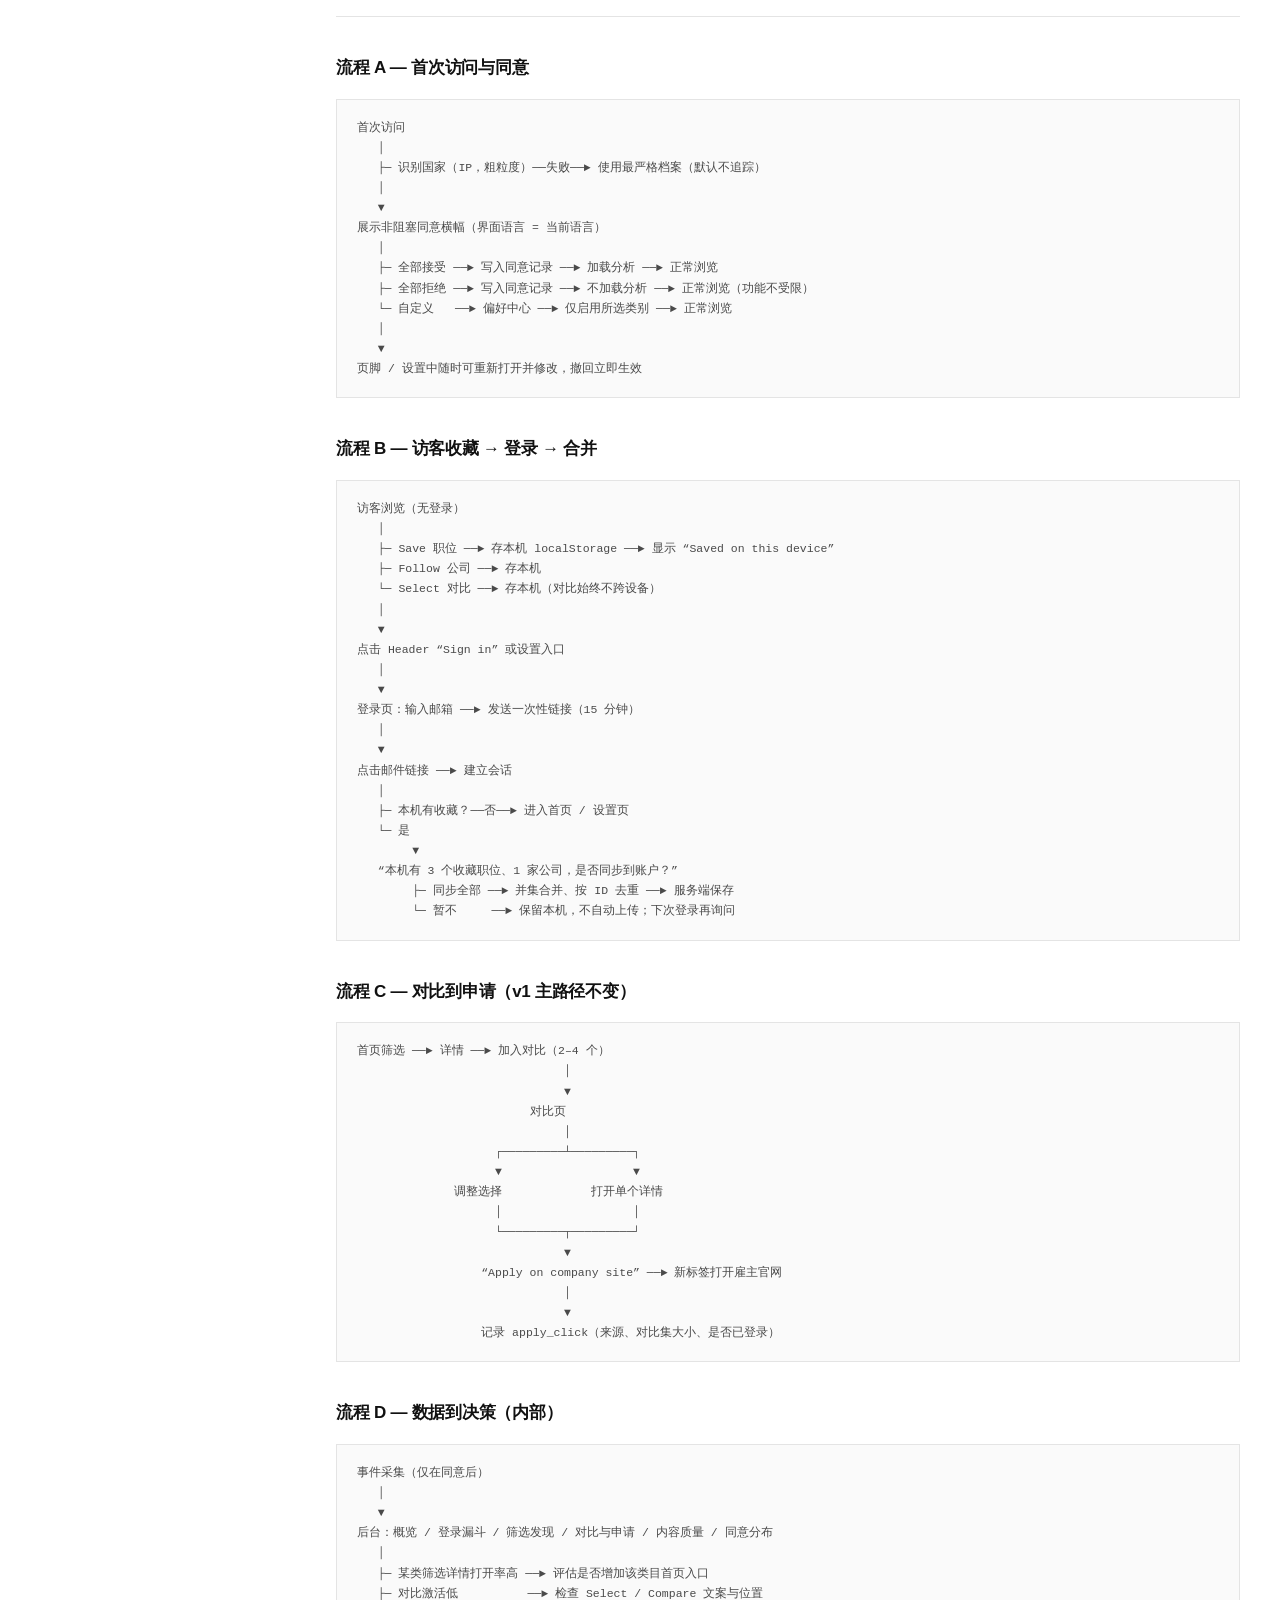
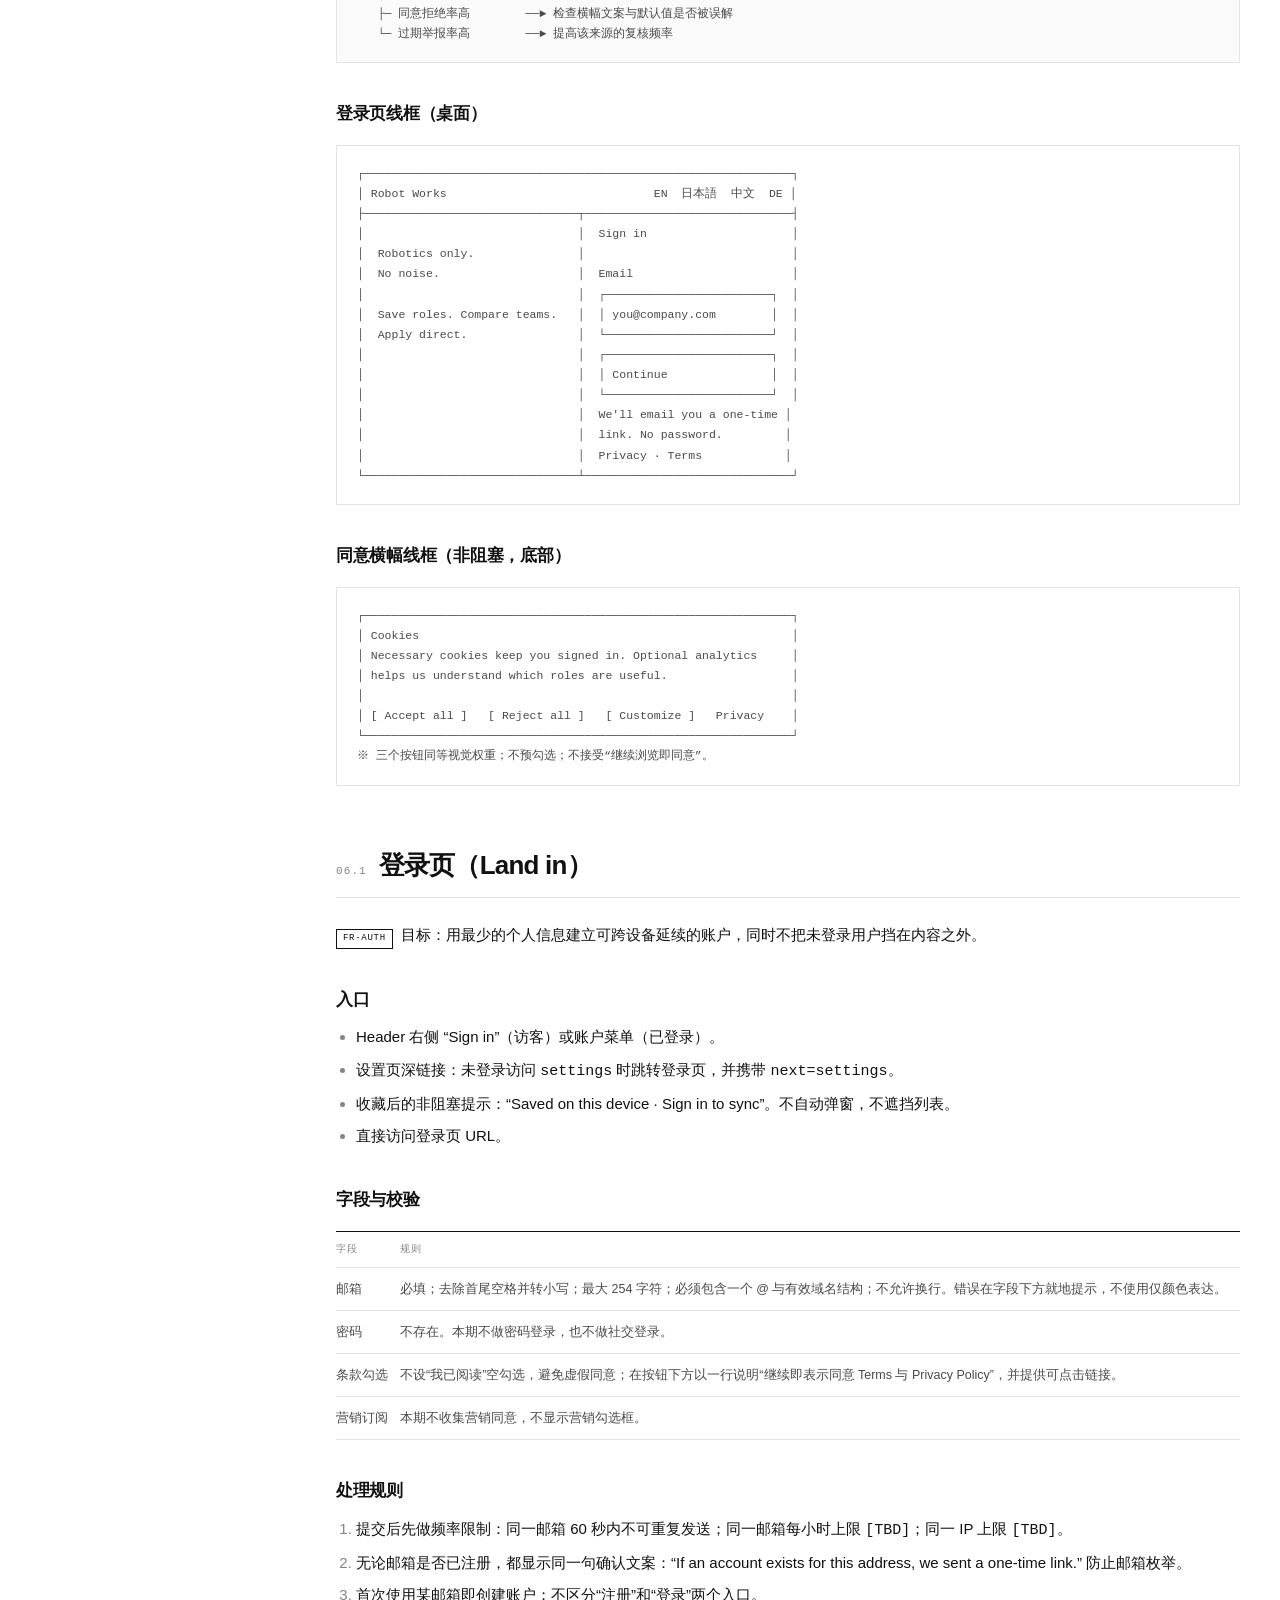
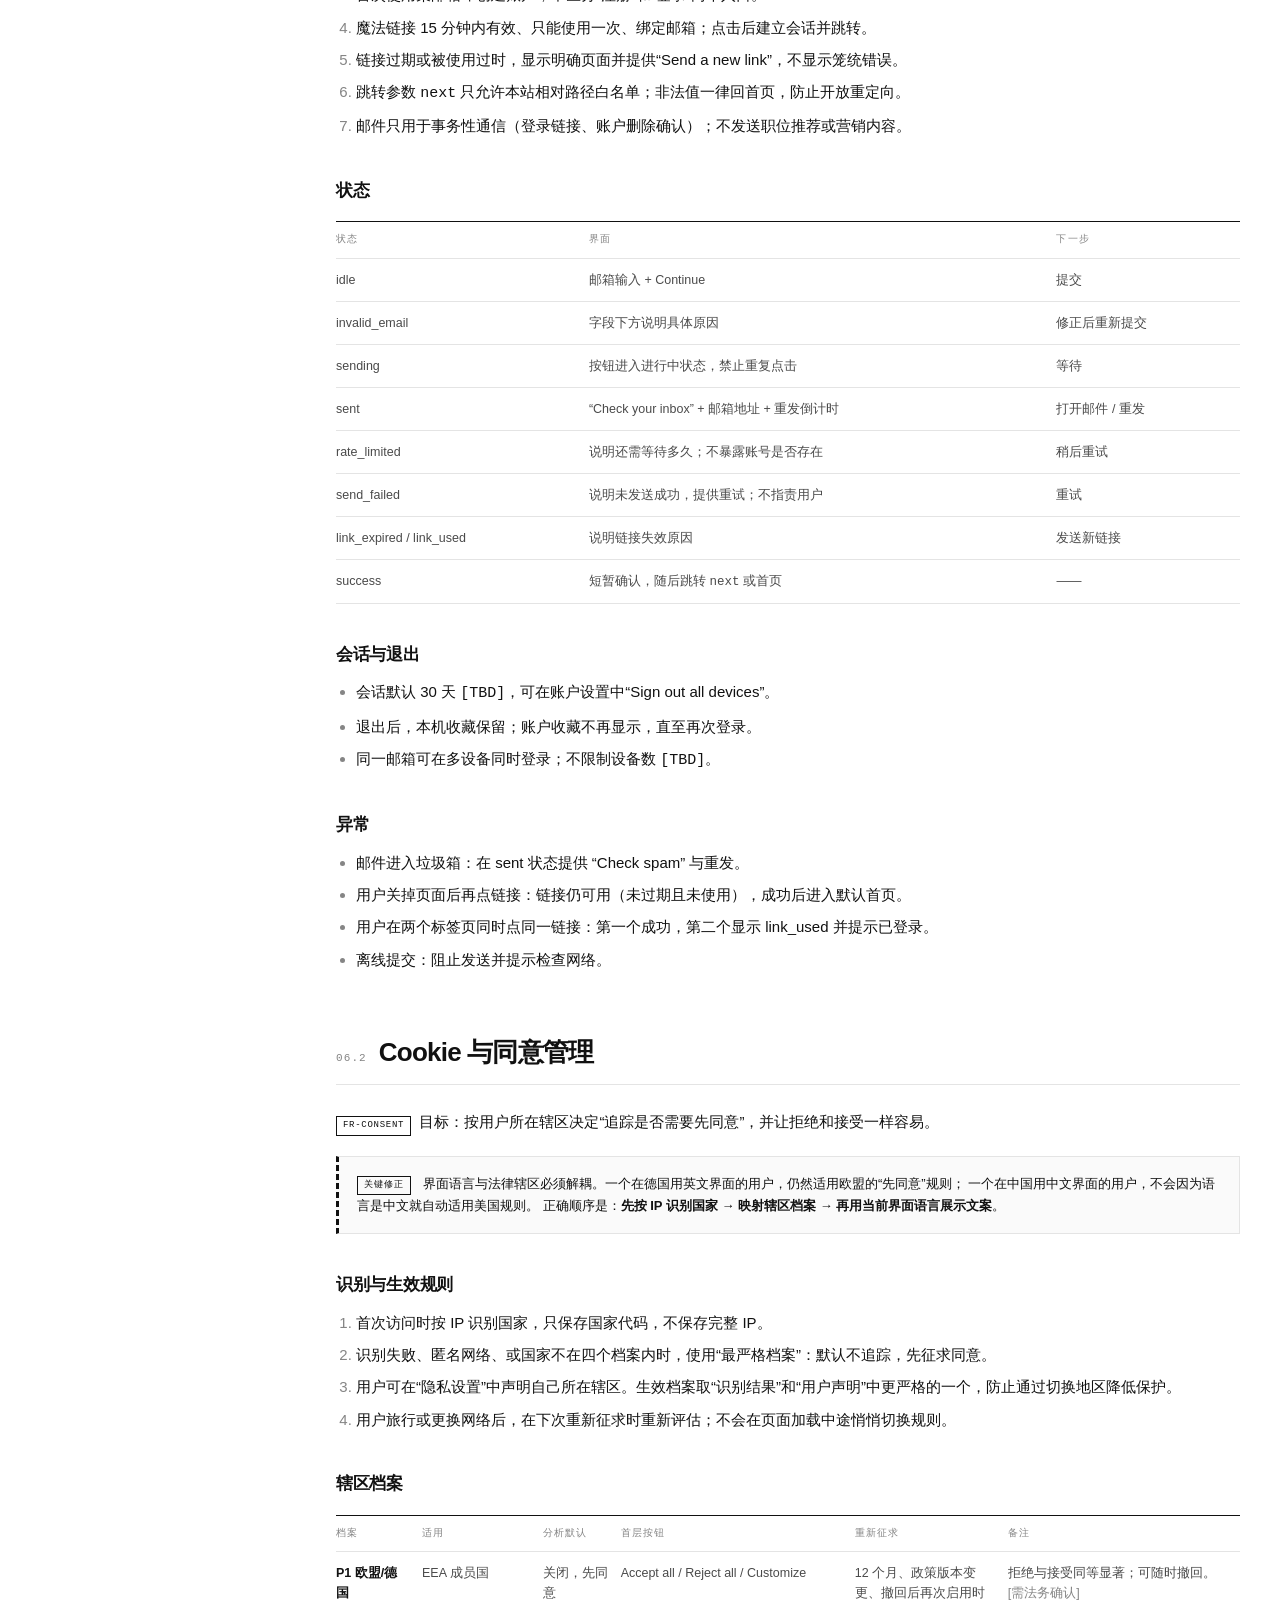
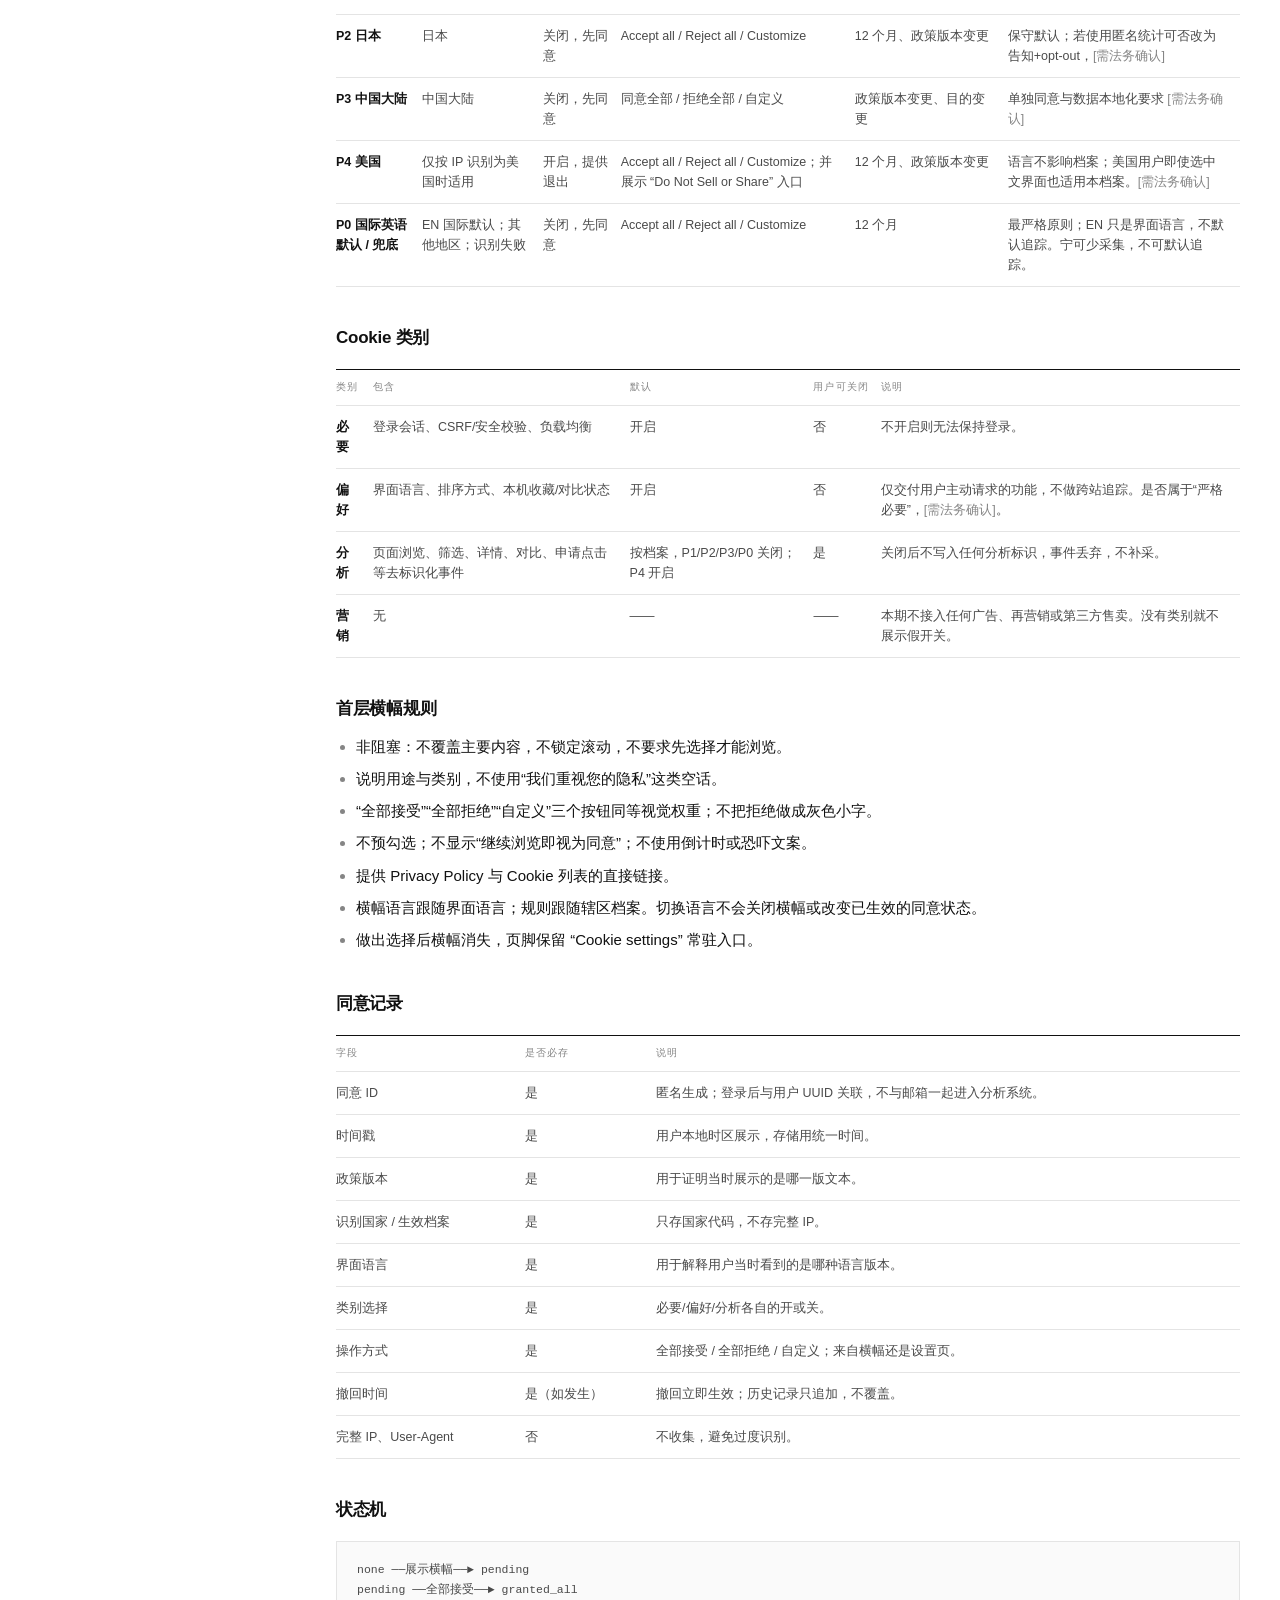
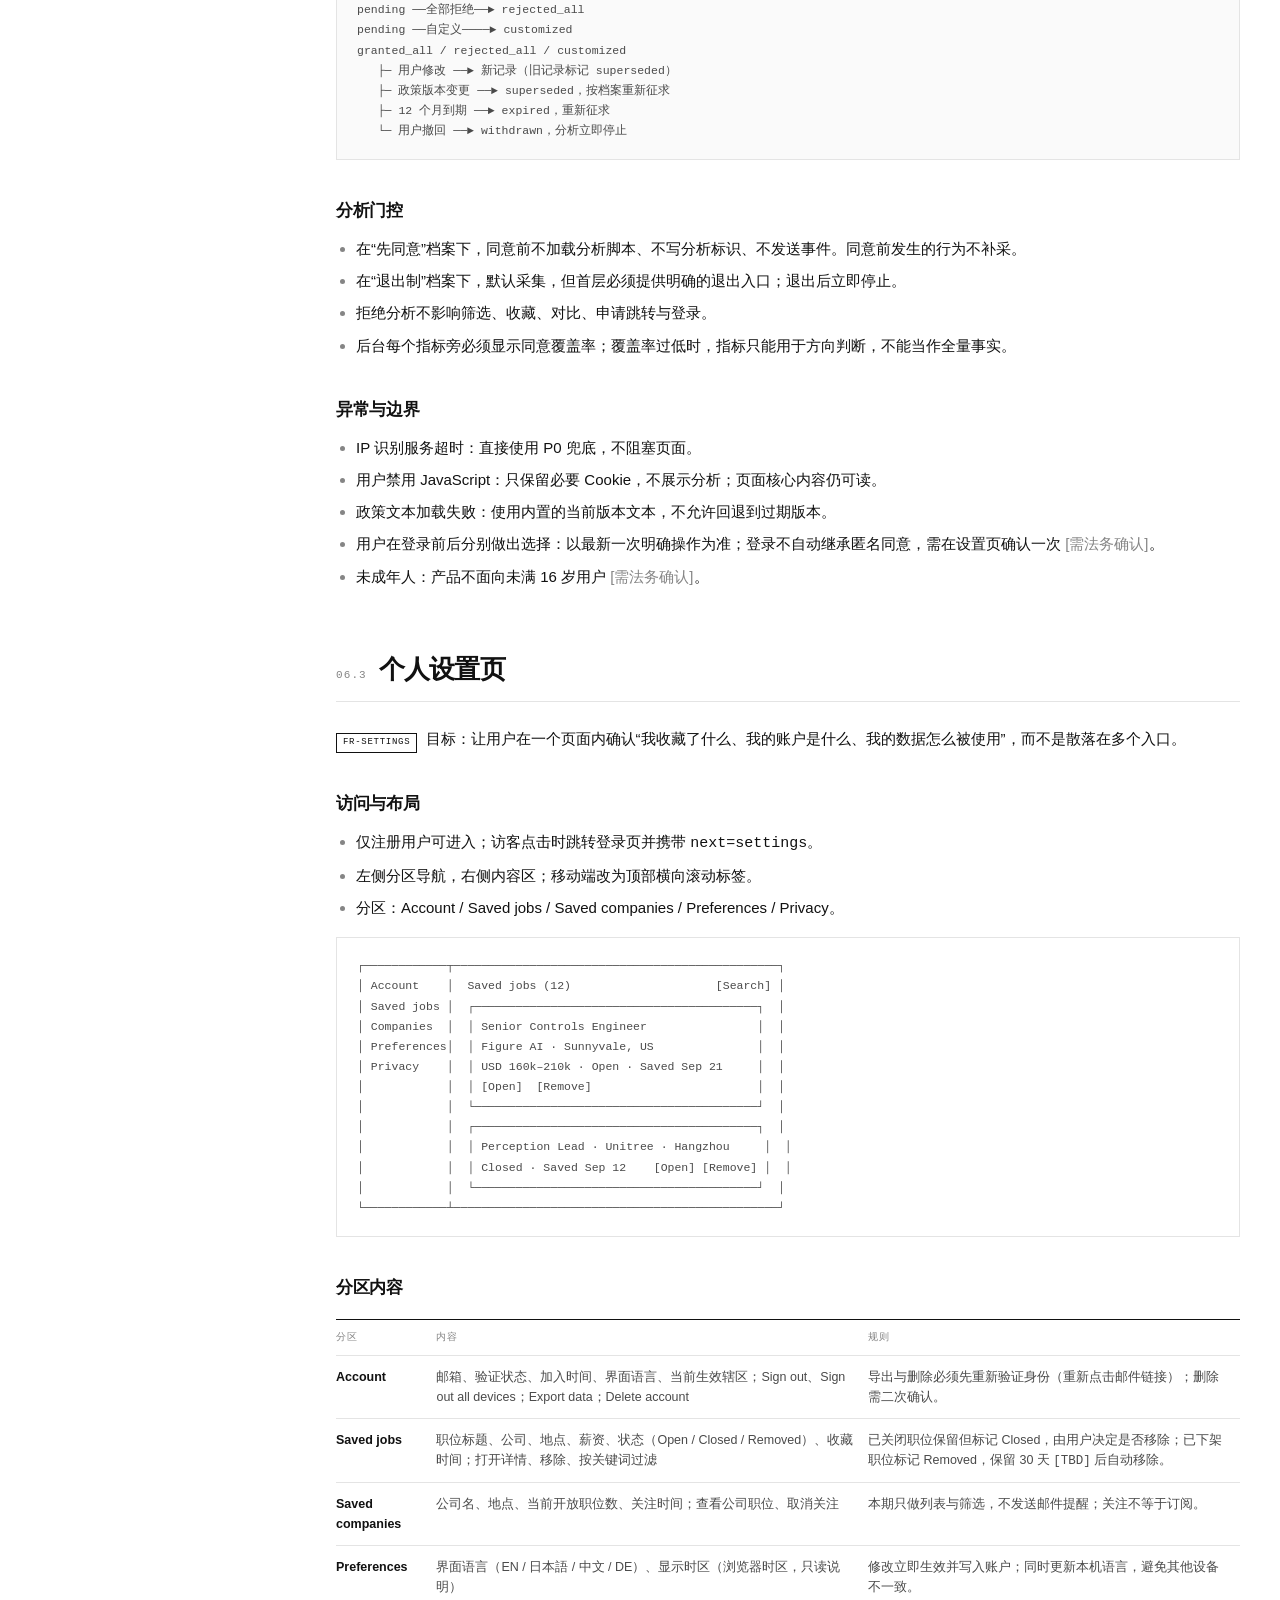
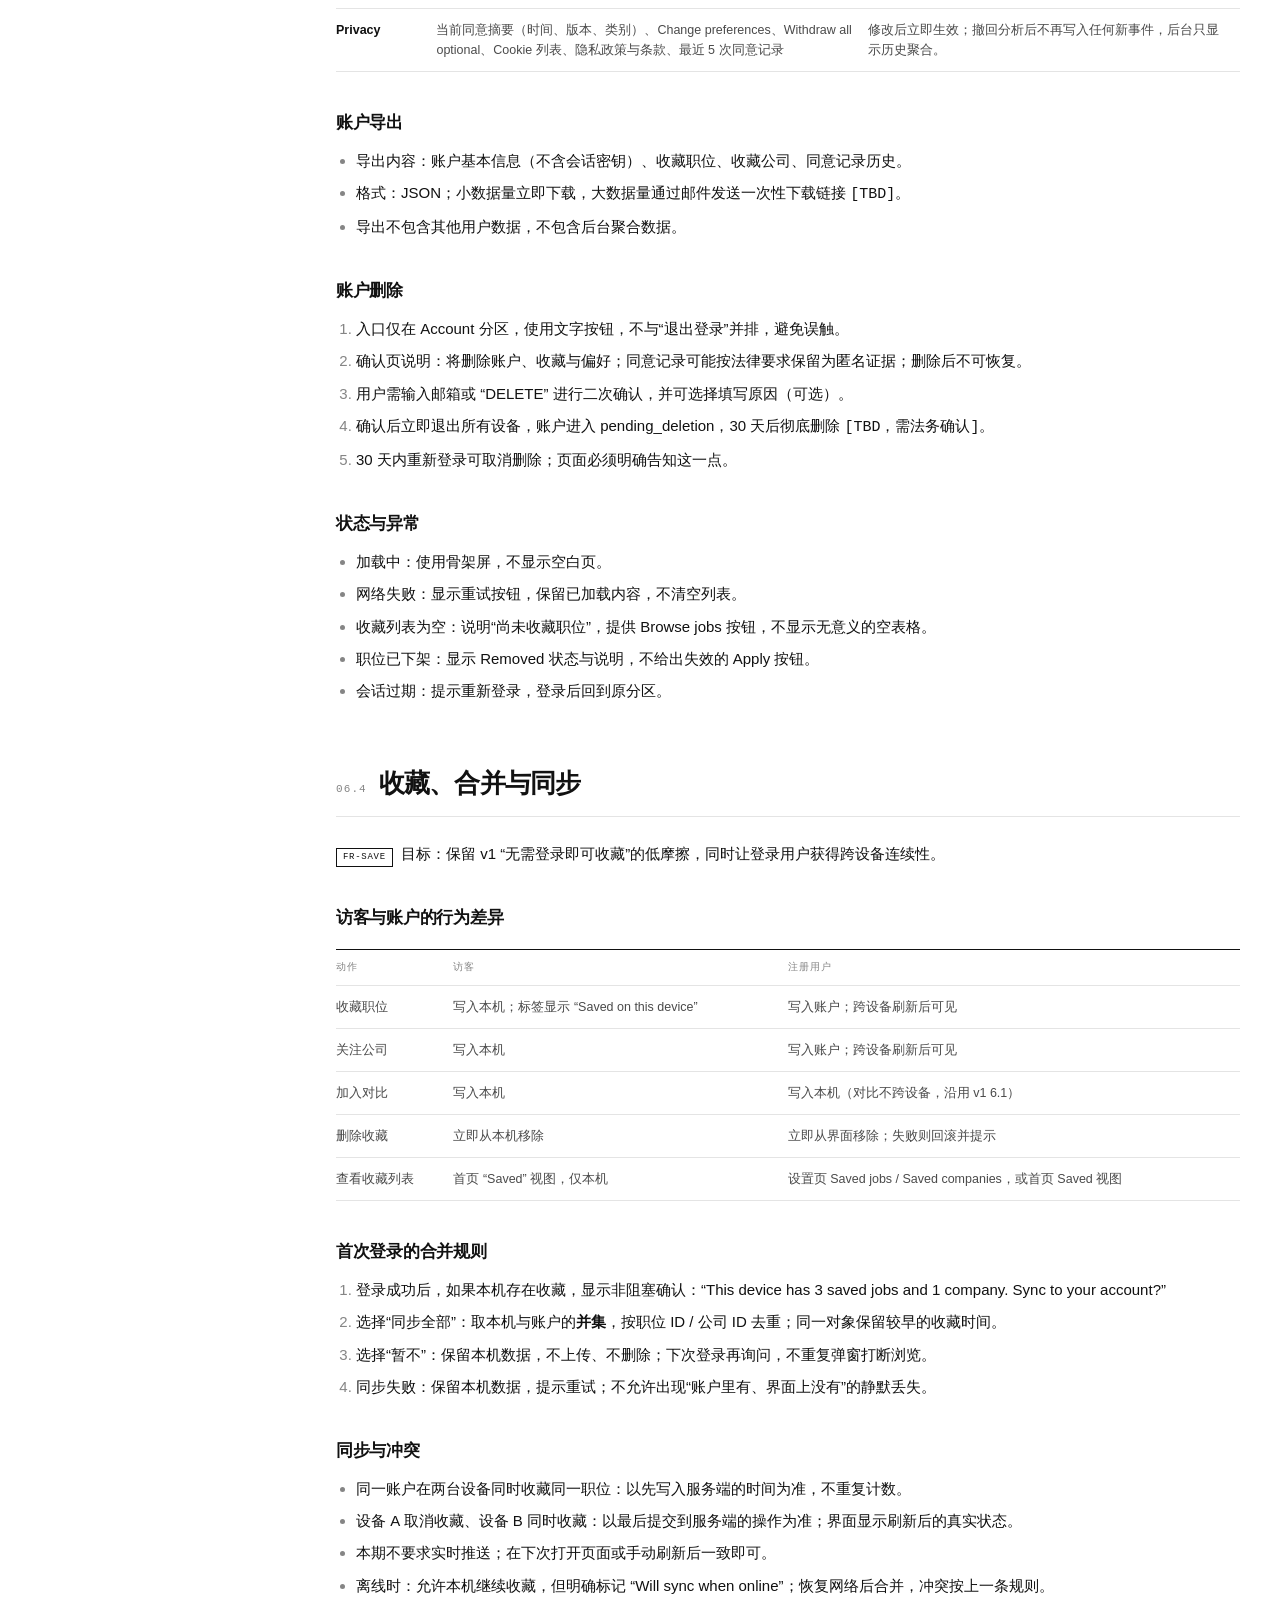
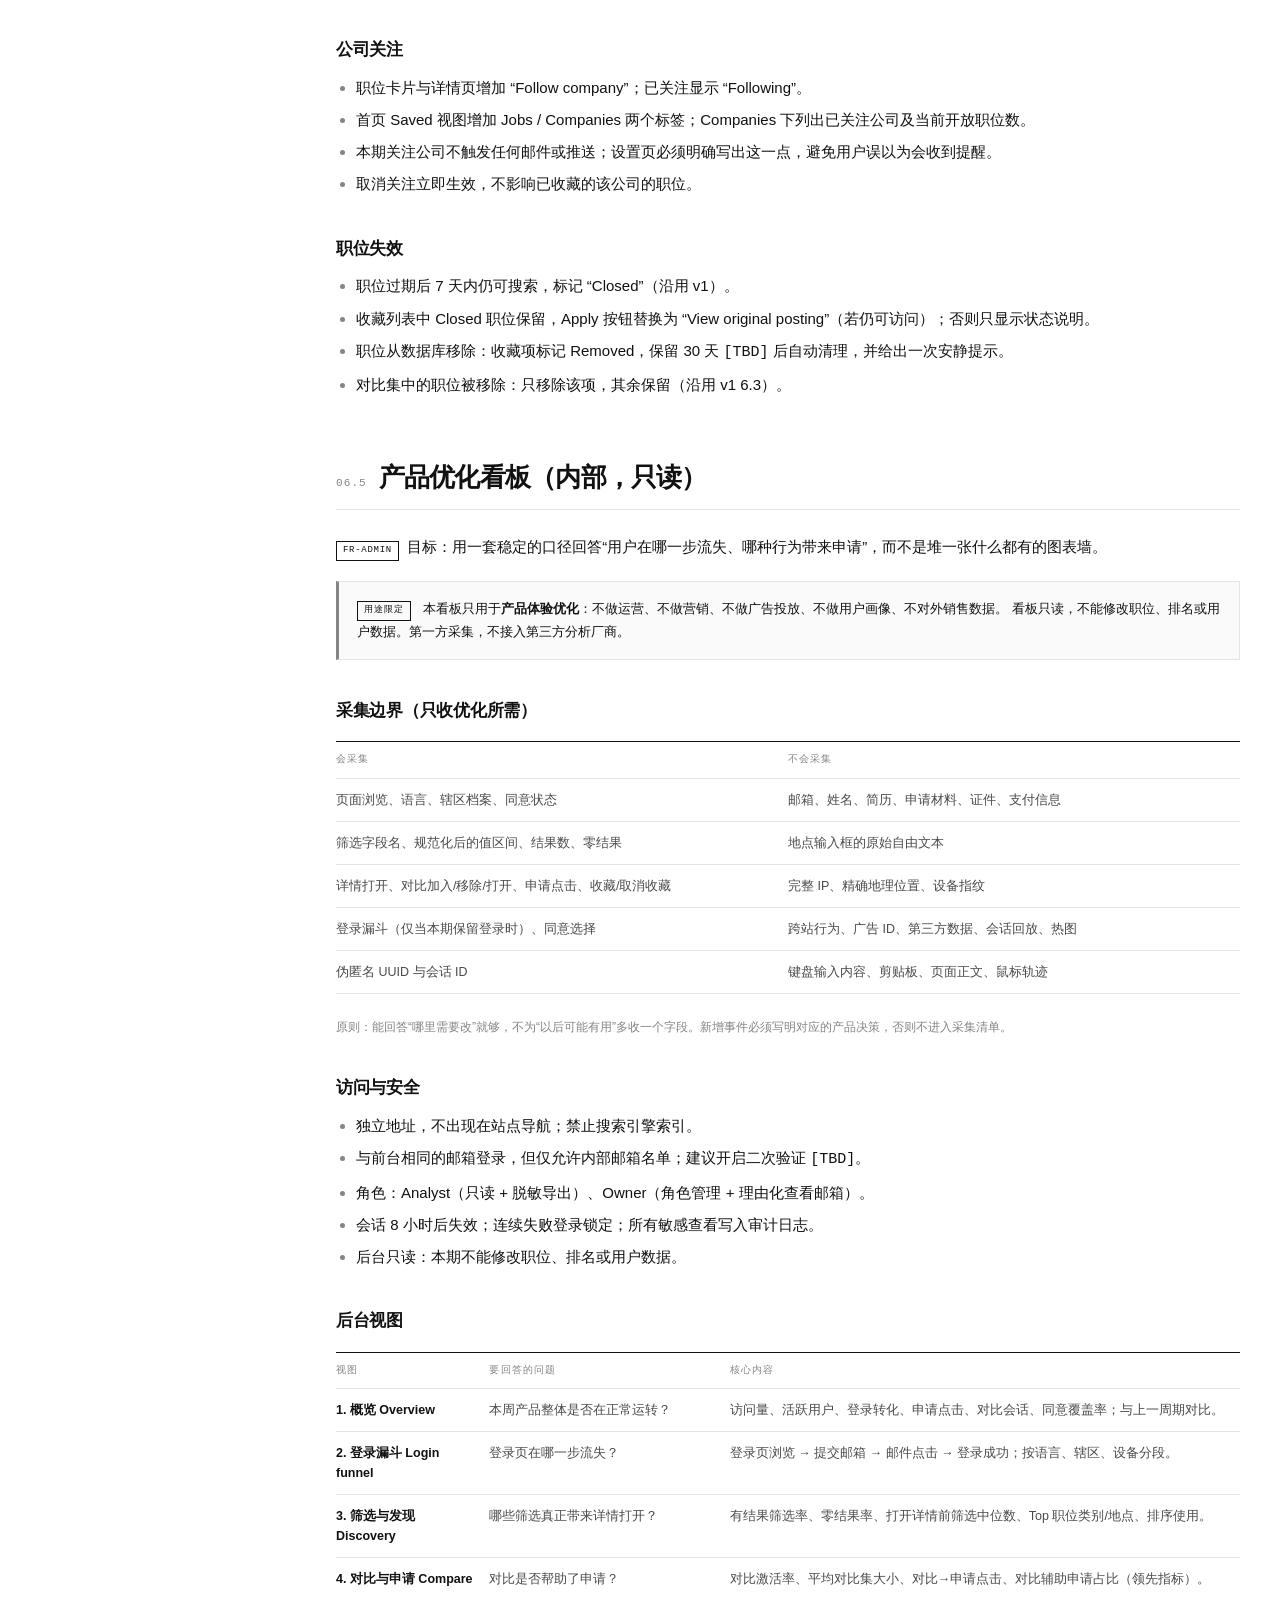
<file: docs/PRD-v2.0-login-consent-analytics.html>
<!DOCTYPE html>
<html lang="zh-CN">
<head>
<meta charset="UTF-8">
<meta name="viewport" content="width=device-width, initial-scale=1.0">
<title>Robot Works v2.0 修改 PRD — 登录、同意管理、个人设置与数据监控</title>
<style>
  :root {
    --bg: #ffffff;
    --ink: #111111;
    --ink-2: #4a4a4a;
    --ink-3: #858585;
    --line: #e4e4e4;
    --line-strong: #111111;
    --surface: #fafafa;
    --surface-2: #f2f2f2;
    --mono: ui-monospace, SFMono-Regular, Menlo, Consolas, "Liberation Mono", monospace;
    --sans: -apple-system, BlinkMacSystemFont, "Segoe UI", "PingFang SC", "Hiragino Sans",
            "Noto Sans CJK SC", "Source Han Sans SC", "Microsoft YaHei", sans-serif;
  }

  * { box-sizing: border-box; }

  html { scroll-behavior: smooth; }

  body {
    margin: 0;
    background: var(--bg);
    color: var(--ink);
    font-family: var(--sans);
    font-size: 15px;
    line-height: 1.75;
    -webkit-font-smoothing: antialiased;
  }

  a { color: var(--ink); text-decoration-thickness: 1px; text-underline-offset: 3px; }
  a:hover { color: #000; }

  /* ── Top bar ───────────────────────────────────────────── */
  .topbar {
    border-bottom: 1px solid var(--line);
    background: rgba(255,255,255,.92);
    backdrop-filter: blur(8px);
    position: sticky;
    top: 0;
    z-index: 30;
  }
  .topbar-inner {
    max-width: 1280px;
    margin: 0 auto;
    padding: 0 40px;
    height: 60px;
    display: flex;
    align-items: center;
    justify-content: space-between;
    gap: 24px;
  }
  .brand {
    font-weight: 600;
    letter-spacing: -.02em;
    font-size: 15px;
    text-decoration: none;
    white-space: nowrap;
  }
  .brand span { color: var(--ink-3); font-weight: 400; }
  .topbar-meta {
    font-family: var(--mono);
    font-size: 10px;
    letter-spacing: .12em;
    text-transform: uppercase;
    color: var(--ink-3);
    display: flex;
    gap: 18px;
    flex-wrap: wrap;
    justify-content: flex-end;
  }

  /* ── Shell / layout ────────────────────────────────────── */
  .shell {
    max-width: 1280px;
    margin: 0 auto;
    padding: 0 40px 140px;
    display: grid;
    grid-template-columns: 232px minmax(0, 1fr);
    gap: 64px;
    align-items: start;
  }

  .toc {
    position: sticky;
    top: 92px;
    padding-top: 56px;
    font-size: 12px;
  }
  .toc-label {
    font-family: var(--mono);
    font-size: 10px;
    letter-spacing: .14em;
    text-transform: uppercase;
    color: var(--ink-3);
    margin-bottom: 14px;
  }
  .toc ol { list-style: none; margin: 0; padding: 0; }
  .toc li { margin: 0; }
  .toc a {
    display: block;
    padding: 5px 0 5px 12px;
    border-left: 1px solid var(--line);
    color: var(--ink-2);
    text-decoration: none;
    line-height: 1.45;
  }
  .toc a:hover { border-left-color: var(--ink); color: var(--ink); }
  .toc .sub a { padding-left: 24px; font-size: 11px; color: var(--ink-3); }

  main { min-width: 0; padding-top: 56px; }

  /* ── Cover ─────────────────────────────────────────────── */
  .cover { border-bottom: 1px solid var(--line-strong); padding-bottom: 40px; margin-bottom: 48px; }
  .eyebrow {
    font-family: var(--mono);
    font-size: 10px;
    letter-spacing: .18em;
    text-transform: uppercase;
    color: var(--ink-3);
    margin: 0 0 18px;
  }
  h1 {
    font-size: clamp(32px, 4.4vw, 52px);
    line-height: 1.06;
    letter-spacing: -.045em;
    font-weight: 600;
    margin: 0 0 20px;
    max-width: 900px;
  }
  .lede {
    font-size: 17px;
    line-height: 1.7;
    color: var(--ink-2);
    max-width: 760px;
    margin: 0 0 28px;
  }
  .meta-grid {
    display: grid;
    grid-template-columns: repeat(4, minmax(0, 1fr));
    border-top: 1px solid var(--line);
    border-bottom: 1px solid var(--line);
  }
  .meta-cell { padding: 14px 16px 14px 0; }
  .meta-cell + .meta-cell { border-left: 1px solid var(--line); padding-left: 16px; }
  .meta-key {
    display: block;
    font-family: var(--mono);
    font-size: 9px;
    letter-spacing: .13em;
    text-transform: uppercase;
    color: var(--ink-3);
    margin-bottom: 4px;
  }
  .meta-val { font-size: 12px; font-weight: 500; }

  /* ── Sections ──────────────────────────────────────────── */
  section { margin-bottom: 64px; scroll-margin-top: 84px; }
  h2 {
    font-size: 26px;
    line-height: 1.2;
    letter-spacing: -.03em;
    font-weight: 600;
    margin: 0 0 8px;
    display: flex;
    align-items: baseline;
    gap: 12px;
  }
  h2 .num {
    font-family: var(--mono);
    font-size: 11px;
    letter-spacing: .1em;
    color: var(--ink-3);
    font-weight: 400;
    flex: 0 0 auto;
    padding-top: 4px;
  }
  h3 {
    font-size: 17px;
    letter-spacing: -.015em;
    font-weight: 600;
    margin: 36px 0 10px;
  }
  h4 {
    font-size: 14px;
    font-weight: 600;
    margin: 24px 0 8px;
  }
  p { margin: 0 0 14px; }
  .section-rule { height: 1px; background: var(--line); margin: 16px 0 24px; }
  .muted { color: var(--ink-3); }
  .small { font-size: 12px; line-height: 1.65; }
  .mono { font-family: var(--mono); }
  .nowrap { white-space: nowrap; }

  ul, ol { margin: 0 0 16px; padding-left: 20px; }
  li { margin: 6px 0; }
  li::marker { color: var(--ink-3); }

  /* ── Tables ────────────────────────────────────────────── */
  .table-wrap {
    width: 100%;
    overflow-x: auto;
    margin: 16px 0 24px;
    border-top: 1px solid var(--line-strong);
  }
  table {
    width: 100%;
    border-collapse: collapse;
    font-size: 12.5px;
    line-height: 1.6;
    min-width: 620px;
  }
  th {
    text-align: left;
    font-family: var(--mono);
    font-size: 9.5px;
    letter-spacing: .11em;
    text-transform: uppercase;
    color: var(--ink-3);
    font-weight: 500;
    padding: 10px 12px 10px 0;
    border-bottom: 1px solid var(--line);
    vertical-align: bottom;
    white-space: nowrap;
  }
  td {
    padding: 11px 12px 11px 0;
    border-bottom: 1px solid var(--line);
    vertical-align: top;
    color: var(--ink-2);
  }
  td:first-child, th:first-child { padding-left: 0; }
  td strong, td b { color: var(--ink); font-weight: 600; }
  tbody tr:hover td { background: #fcfcfc; }
  .t-col-narrow { width: 90px; }
  .t-col-id { width: 92px; }
  .t-col-wide { width: 34%; }

  /* ── Callouts ──────────────────────────────────────────── */
  .callout {
    border: 1px solid var(--line);
    border-left: 3px solid var(--ink);
    background: var(--surface);
    padding: 16px 18px;
    margin: 20px 0;
    font-size: 13px;
    line-height: 1.7;
  }
  .callout p:last-child { margin-bottom: 0; }
  .callout .tag {
    display: inline-block;
    font-family: var(--mono);
    font-size: 9px;
    letter-spacing: .12em;
    text-transform: uppercase;
    border: 1px solid var(--ink);
    padding: 1px 6px;
    margin-right: 8px;
    vertical-align: 1px;
  }
  .callout.blocker { border-left-color: #000; background: #f7f7f7; }
  .callout.conflict { border-left-style: dashed; }
  .callout.note { border-left-color: var(--ink-3); }

  .summary {
    border: 1px solid var(--line-strong);
    padding: 22px 24px;
    margin: 0 0 48px;
  }
  .summary h2 { font-size: 15px; margin-bottom: 14px; letter-spacing: 0; }
  .summary ol { margin: 0; padding-left: 18px; }
  .summary li { font-size: 13px; margin: 9px 0; color: var(--ink-2); }
  .summary li strong { color: var(--ink); }

  /* ── Flow / wireframe ──────────────────────────────────── */
  pre.flow, pre.wire {
    margin: 16px 0 24px;
    padding: 18px 20px;
    background: var(--surface);
    border: 1px solid var(--line);
    font-family: var(--mono);
    font-size: 11.5px;
    line-height: 1.75;
    color: var(--ink-2);
    overflow-x: auto;
    tab-size: 2;
  }
  pre.wire { background: #fff; }
  pre.flow b { color: var(--ink); font-weight: 600; }

  /* ── Pills / badges ────────────────────────────────────── */
  .pill {
    display: inline-block;
    font-family: var(--mono);
    font-size: 9px;
    letter-spacing: .08em;
    text-transform: uppercase;
    border: 1px solid var(--line-strong);
    padding: 1px 6px;
    margin-right: 4px;
    white-space: nowrap;
  }
  .pill.ghost { border-color: var(--line); color: var(--ink-3); }
  .pill.solid { background: var(--ink); color: #fff; border-color: var(--ink); }

  /* ── Checklist ─────────────────────────────────────────── */
  .decision {
    border-top: 1px solid var(--line-strong);
    padding: 16px 0;
    display: grid;
    grid-template-columns: 34px minmax(0, 1fr) 220px;
    gap: 16px;
    align-items: start;
  }
  .decision:last-of-type { border-bottom: 1px solid var(--line); }
  .decision .d-num {
    font-family: var(--mono);
    font-size: 11px;
    color: var(--ink-3);
    padding-top: 3px;
  }
  .decision .d-title { font-weight: 600; font-size: 13.5px; margin-bottom: 3px; }
  .decision .d-body { font-size: 12px; color: var(--ink-2); line-height: 1.65; }
  .decision .d-rec {
    font-size: 11.5px;
    line-height: 1.55;
    border-left: 1px solid var(--line);
    padding-left: 14px;
    color: var(--ink-2);
  }
  .decision .d-rec b { display: block; font-family: var(--mono); font-size: 9px; letter-spacing: .1em; text-transform: uppercase; color: var(--ink-3); margin-bottom: 3px; font-weight: 500; }

  footer.doc-footer {
    border-top: 1px solid var(--line-strong);
    margin-top: 40px;
    padding-top: 18px;
    display: flex;
    justify-content: space-between;
    gap: 20px;
    font-family: var(--mono);
    font-size: 10px;
    letter-spacing: .08em;
    text-transform: uppercase;
    color: var(--ink-3);
    flex-wrap: wrap;
  }

  @media (max-width: 960px) {
    .topbar-inner { padding: 0 20px; }
    .shell { grid-template-columns: 1fr; gap: 0; padding: 0 20px 100px; }
    .toc {
      position: static;
      padding-top: 28px;
      padding-bottom: 20px;
      border-bottom: 1px solid var(--line);
    }
    .toc ol { columns: 2; column-gap: 24px; }
    .toc .sub { display: none; }
    main { padding-top: 32px; }
    .meta-grid { grid-template-columns: 1fr 1fr; }
    .meta-cell:nth-child(3) { border-left: 0; padding-left: 0; border-top: 1px solid var(--line); }
    .meta-cell:nth-child(4) { border-top: 1px solid var(--line); }
    .decision { grid-template-columns: 26px 1fr; }
    .decision .d-rec { grid-column: 2; border-left: 0; padding-left: 0; border-top: 1px solid var(--line); padding-top: 8px; }
  }

  @media (max-width: 560px) {
    .topbar-meta span:nth-child(2) { display: none; }
    .toc ol { columns: 1; }
    .meta-grid { grid-template-columns: 1fr; }
    .meta-cell + .meta-cell { border-left: 0; padding-left: 0; border-top: 1px solid var(--line); }
    pre.flow, pre.wire { font-size: 10px; padding: 14px; }
  }

  @media print {
    .topbar, .toc { display: none; }
    .shell { display: block; padding: 0; }
    section { page-break-inside: auto; }
    h2, h3 { page-break-after: avoid; }
    table, pre { page-break-inside: avoid; }
    body { font-size: 11px; }
  }
</style>
</head>
<body>

<div class="topbar">
  <div class="topbar-inner">
    <a class="brand" href="#">Robot Works <span>/ PRD</span></a>
    <div class="topbar-meta">
      <span>v2.0 · Draft for review</span>
      <span>2026-10-28</span>
      <span>Internal</span>
    </div>
  </div>
</div>

<div class="shell">

  <aside class="toc" aria-label="目录">
    <div class="toc-label">Contents</div>
    <ol>
      <li><a href="#summary">评审摘要</a></li>
      <li><a href="#background">1 · 背景与目标</a></li>
      <li><a href="#conflict">2 · 版本演进与边界</a></li>
      <li><a href="#scope">3 · 范围</a></li>
      <li><a href="#model">4 · 角色、对象与状态</a></li>
      <li><a href="#flows">5 · 核心流程</a></li>
      <li><a href="#fr-auth">6.1 · 登录页（Land in）</a></li>
      <li><a href="#fr-consent">6.2 · Cookie 与同意管理</a></li>
      <li><a href="#fr-settings">6.3 · 个人设置页</a></li>
      <li><a href="#fr-save">6.4 · 收藏、合并且同步</a></li>
      <li><a href="#fr-admin">6.5 · 产品优化看板</a></li>
      <li><a href="#fr-site">6.6 · 既有页面改动</a></li>
      <li><a href="#rules">7 · 共享规则</a></li>
      <li><a href="#metrics">8 · 指标与决策方式</a></li>
      <li><a href="#risks">9 · 依赖、风险与阻塞</a></li>
      <li><a href="#questions">10 · 待确认问题</a></li>
      <li><a href="#decisions">11 · 本次评审需拍板</a></li>
      <li class="sub"><a href="#glossary">术语表</a></li>
    </ol>
  </aside>

  <main>

    <header class="cover">
      <p class="eyebrow">Modification PRD / Technical-agnostic</p>
      <h1>把“可浏览的招聘站”变成<br>“可度量、可持续优化的产品”</h1>
      <p class="lede">
        本次修改在现有 Robot Works demo 上增加四件事：邮箱登录、分辖区的 Cookie 同意、带收藏能力的个人设置页，
        以及一个只对内部开放的产品优化看板。核心目的不是增加功能数量，而是让团队第一次能看到
        “哪个市场、哪类筛选、哪种对比行为最终带来了外部申请”。
      </p>
      <div class="meta-grid">
        <div class="meta-cell">
          <span class="meta-key">Document</span>
          <span class="meta-val">v2.0-draft</span>
        </div>
        <div class="meta-cell">
          <span class="meta-key">Status</span>
          <span class="meta-val">待产品负责人确认</span>
        </div>
        <div class="meta-cell">
          <span class="meta-key">Based on</span>
          <span class="meta-val">v1 产品设计文档 + 线上 demo</span>
        </div>
        <div class="meta-cell">
          <span class="meta-key">Scope</span>
          <span class="meta-val">Frontend + 账户 + 同意 + 内部后台</span>
        </div>
      </div>
    </header>

    <div class="summary" id="summary">
      <h2>评审摘要 — 先看这五条</h2>
      <ol>
        <li><strong>存在一个硬阻塞：</strong>当前站点托管在 GitHub Pages，是纯静态页面。邮箱登录、服务端事件采集、后台看板都无法在纯静态托管上真实运行。需要先确认服务端/托管方案，否则本期只能交付“假数据可点击原型”，不能上线收集真实邮箱。</li>
        <li><strong>v1 的表述只适用于 v1：</strong>“不收集个人数据”“无账户”是 v1 的范围声明，不是永久承诺。v2 是后续版本，新增邮箱账户与体验分析；需要更新对外说明，但仍不收集简历、不做站内申请、不用于广告或对外销售。</li>
        <li><strong>关键判断：登录保持可选。</strong>访客仍可筛选、收藏（本机）、对比、跳转申请。登录只用于跨设备同步、个人设置、数据导出/删除。这样不破坏 v1 的“零摩擦退出”。</li>
        <li><strong>关键判断：语言不等于司法辖区。</strong>EN / JA / ZH / DE 是界面语言，不是法律辖区。Cookie 规则必须按 IP 识别到的国家决定，语言只决定“用哪种语言展示规则”。EN 是国际英语默认，不因为选了英文就默认追踪；美国按 IP 单独识别。无法识别时，默认采用最严格的“先同意后追踪”。</li>
        <li><strong>关键判断：后台默认只看伪匿名聚合数据。</strong>管理员默认看到的是聚合指标和 UUID，不是用户邮箱。只有 Owner 角色可在填写理由后被审计地查看邮箱，避免“监控”变成无边界的窥探。</li>
      </ol>
    </div>

    <!-- ═══════════════════════════════════════════════════ -->
    <section id="background">
      <h2><span class="num">01</span>背景与目标</h2>
      <div class="section-rule"></div>

      <p>
        v1 已经能让人完成“筛选 → 看详情 → 去公司官网申请”。但它是纯静态站点：收藏和对比只存在于当前浏览器，
        换设备就丢失；团队也无法知道哪些筛选、哪些职位、哪次对比真正带来了申请。
        换句话说，v1 能回答“页面长什么样”，不能回答“用户为什么回来、哪里值得继续投入”。
      </p>
      <p>
        v2 的产品回应是增加一层最小可用的账户与度量基础设施，而不是把招聘站改造成社区或申请系统。
        可观察的完成状态有三个：
      </p>
      <ul>
        <li>同一个用户在设备 A 收藏职位与公司后，能在设备 B 登录并看到同样的收藏。</li>
        <li>任一目标市场的用户，在非必要追踪启动前，能明确选择“全部接受 / 全部拒绝 / 自定义”，并能随时改回。</li>
        <li>内部运营者能回答：哪些筛选带来详情打开、对比会话有多少最终点了申请、不同辖区的同意选择如何分布——且默认看不到用户邮箱。</li>
      </ul>

      <h3>目标（以可观察行为表述）</h3>
      <div class="table-wrap">
        <table>
          <thead>
            <tr><th class="t-col-id">ID</th><th>目标</th><th>完成证据</th></tr>
          </thead>
          <tbody>
            <tr><td>G1</td><td>收藏可跨设备延续</td><td>用户在新设备登录后，已收藏职位与公司数量与旧设备一致（除已失效职位）。</td></tr>
            <tr><td>G2</td><td>四个市场可合规进入</td><td>四个辖区档案下，非必要 Cookie 的默认状态、按钮文案、重新征求时机均符合本文件规则；拒绝后站点功能不受损。</td></tr>
            <tr><td>G3</td><td>关键漏斗可度量</td><td>后台可查看“筛选 → 详情 → 对比 → 外部申请”的分段转化，并显示同意覆盖率。</td></tr>
            <tr><td>G4</td><td>不破坏零摩擦浏览</td><td>未登录用户仍可完成 v1 的全部核心动作；登录提示不遮挡内容、不重复弹出。</td></tr>
          </tbody>
        </table>
      </div>

      <div class="callout note">
        <span class="tag">范围判断</span>
        本期不做“给用户看的个人数据仪表盘”，也不做雇主后台。后台是内部运营工具，不是产品对外功能。
      </div>
    </section>

    <!-- ═══════════════════════════════════════════════════ -->
    <section id="conflict">
      <h2><span class="num">02</span>版本演进说明：v1 的边界只适用于 v1</h2>
      <div class="section-rule"></div>

      <p>
        v1 文档里的“不收集个人数据”“无账户、无登录”，描述的是 v1 的产品范围，不是对后续版本的永久承诺。
        v2 是新的版本，新增了邮箱账户与体验分析，因此需要一套新的对外说明。
        这里不是“修订 PII 边界”，而是明确 v1 与 v2 各自的范围。
      </p>
      <p>
        v2 仍然保持的底线：不托管简历、不做站内申请、不做雇主账户、不把数据用于广告、营销或对外销售。
      </p>

      <div class="table-wrap">
        <table>
          <thead>
            <tr><th class="t-col-wide">v1 的表述</th><th>v2 的定位</th><th>需要更新的位置</th></tr>
          </thead>
          <tbody>
            <tr>
              <td>“does not collect personal data”（v1 范围）</td>
              <td>v2 仅在用户主动登录时收集<strong>邮箱</strong>；体验事件去标识化，不写入邮箱。仍不收集简历、申请材料、证件或支付信息。</td>
              <td>首页 hero 文案、About、隐私政策、页脚</td>
            </tr>
            <tr>
              <td>“No account, no sign-in, no profile.”</td>
              <td>v2 账户<strong>可选</strong>：浏览、本机收藏、对比、申请均无需登录；账户只用于跨设备收藏与设置。</td>
              <td>Header、登录页、设置页</td>
            </tr>
            <tr>
              <td>“Nothing personally identifiable.”</td>
              <td>邮箱属于个人数据；体验事件使用随机 UUID 与会话 ID，看板默认只显示聚合与 UUID。</td>
              <td>隐私政策、同意文案、看板权限</td>
            </tr>
            <tr>
              <td>v1 将 accounts / saved-jobs sync 列为 Out of Scope</td>
              <td>v2 将其纳入范围，但仅限邮箱账户与收藏同步。</td>
              <td>v1 第 11 节、路线图</td>
            </tr>
          </tbody>
        </table>
      </div>

      <div class="callout note">
        <span class="tag">对外表述</span>
        不要说“我们仍然不收集任何数据”。准确说法是：v1 不收集；v2 只在登录时收集邮箱，并在同意后收集用于改进产品的匿名行为事件。
      </div>

      <p class="small muted">
        本文件中所有涉及 GDPR、TTDSG、APPI、PIPL、CCPA/CPRA 的描述均为产品规则草案，不构成法律意见。
        上线前必须由目标市场的法务或 DPO 逐条复核，尤其是同意记录保存期限、跨境传输、以及中国大陆的数据本地化要求。
      </p>
    </section>

    <!-- ═══════════════════════════════════════════════════ -->
    <section id="scope">
      <h2><span class="num">03</span>范围</h2>
      <div class="section-rule"></div>

      <h3>P0 — 本期必须完成</h3>
      <div class="table-wrap">
        <table>
          <thead>
            <tr><th class="t-col-id">ID</th><th>能力</th><th>为什么属于 P0</th></tr>
          </thead>
          <tbody>
            <tr><td>S1</td><td>登录页（Land in）+ 邮箱魔法链接</td><td>没有账户就无法跨设备同步，也无法把同意记录与用户关联。</td></tr>
            <tr><td>S2</td><td>Cookie 同意横幅、偏好中心、同意记录</td><td>四个市场的进入门槛；也是分析事件能否采集的前置条件。</td></tr>
            <tr><td>S3</td><td>个人设置页：账户、收藏职位、收藏公司、偏好、隐私</td><td>用户需要一个地方查看“我收藏了什么、我的数据怎么被使用”。</td></tr>
            <tr><td>S4</td><td>访客本地收藏合并到账户</td><td>v1 已有本机收藏；不做合并会造成“登录后收藏消失”的严重流失。</td></tr>
            <tr><td>S5</td><td>Header 账户入口、页脚法律链接、四语文案</td><td>入口与告知缺一不可。</td></tr>
            <tr><td>S6</td><td>内部数据后台（只读）</td><td>本次修改的直接目的：用数据决定下一步改什么。</td></tr>
            <tr><td>S7</td><td>关键事件埋点</td><td>后台没有事件就没有意义；需要覆盖 v1 的成功指标。</td></tr>
          </tbody>
        </table>
      </div>

      <h3>P1 — 下一期</h3>
      <ul>
        <li>保存的搜索条件与“新职位”提醒（需要单独的事务性/营销邮件同意）。</li>
        <li>社交账号登录（Google / GitHub）。</li>
        <li>后台按单个用户查看完整旅程（仍为伪匿名，需更高权限）。</li>
        <li>Global Privacy Control 自动识别、英国/瑞士独立辖区档案。</li>
        <li>收藏列表实时同步（本期只要求刷新后一致）。</li>
      </ul>

      <h3>明确不做</h3>
      <ul>
        <li>简历上传、站内申请、申请状态跟踪、雇主账户与雇主后台。</li>
        <li>广告或营销 Cookie、再营销、第三方数据售卖。</li>
        <li>薪资预测、公司评价、面试报告、站内私信、个性化推荐。</li>
        <li>手机 App、付费订阅、候选人付费功能。</li>
        <li>在后台编辑职位或修改排名（本期后台只读）。</li>
      </ul>

      <div class="callout blocker">
        <span class="tag">交付边界</span>
        若服务端尚未确定，本期可以先交付<strong>可点击的前端原型 + 假数据后台</strong>用于评审，
        但不得上线收集真实邮箱、不得产生真实同意记录。原型中的“登录成功”必须明确标注为演示状态。
      </div>
    </section>

    <!-- ═══════════════════════════════════════════════════ -->
    <section id="model">
      <h2><span class="num">04</span>角色、对象与状态</h2>
      <div class="section-rule"></div>

      <h3>角色与权限</h3>
      <div class="table-wrap">
        <table>
          <thead>
            <tr><th>角色</th><th>能做什么</th><th>不能做什么</th><th>数据可见范围</th></tr>
          </thead>
          <tbody>
            <tr>
              <td><strong>访客 Visitor</strong></td>
              <td>筛选、排序、看详情、本机收藏、本机对比、跳转外部申请、管理自己的 Cookie 选择</td>
              <td>跨设备同步、进入设置页、查看账户数据</td>
              <td>仅本机 localStorage 与匿名同意记录</td>
            </tr>
            <tr>
              <td><strong>注册用户 User</strong></td>
              <td>访客全部能力；同步收藏职位/公司；管理语言与隐私偏好；导出或删除账户</td>
              <td>查看他人数据；进入内部后台</td>
              <td>仅自己的账户、收藏与同意记录</td>
            </tr>
            <tr>
              <td><strong>分析师 Analyst</strong></td>
              <td>查看后台聚合指标、下载脱敏 CSV</td>
              <td>查看邮箱或可识别个人的明细；管理角色</td>
              <td>聚合数据 + 伪匿名 UUID</td>
            </tr>
            <tr>
              <td><strong>Owner</strong></td>
              <td>分析师全部能力；管理后台角色；在填写理由后查看单个账户邮箱</td>
              <td>代替用户操作账户；导出邮箱列表</td>
              <td>全部；敏感操作进入审计日志</td>
            </tr>
            <tr>
              <td><strong>雇主 Employer</strong></td>
              <td>无账户、无后台</td>
              <td>任何数据访问</td>
              <td>无</td>
            </tr>
          </tbody>
        </table>
      </div>

      <h3>核心对象</h3>
      <div class="table-wrap">
        <table>
          <thead>
            <tr><th>对象</th><th>关键字段（产品层）</th><th>生命周期</th></tr>
          </thead>
          <tbody>
            <tr>
              <td>账户 Account</td>
              <td>内部 UUID、邮箱、邮箱验证时间、创建时间、界面语言、生效辖区档案、最后登录时间、状态</td>
              <td>active → pending_deletion → deleted</td>
            </tr>
            <tr>
              <td>会话 Session</td>
              <td>设备标识、创建时间、过期时间、是否已撤销</td>
              <td>active → expired / revoked</td>
            </tr>
            <tr>
              <td>收藏职位 Saved Job</td>
              <td>用户 UUID、职位 ID、收藏时间、来源页面</td>
              <td>active → closed（职位关闭）→ removed（用户移除或职位下架）</td>
            </tr>
            <tr>
              <td>收藏公司 Saved Company</td>
              <td>用户 UUID、公司 ID、关注时间</td>
              <td>active → removed</td>
            </tr>
            <tr>
              <td>同意记录 Consent Record</td>
              <td>同意 ID、匿名或用户 UUID、时间、政策版本、识别国家、生效档案、界面语言、类别选择、操作方式、撤回时间</td>
              <td>none → granted / rejected / customized → withdrawn / superseded / expired</td>
            </tr>
            <tr>
              <td>分析事件 Analytics Event</td>
              <td>事件 ID、名称、发生时间、伪匿名用户/会话 ID、页面、属性、同意状态、辖区、语言</td>
              <td>写入后不可修改；到期删除或聚合</td>
            </tr>
            <tr>
              <td>职位举报 Listing Report</td>
              <td>职位 ID、原因、举报者（匿名或用户）、状态</td>
              <td>open → threshold_reached（≥3 个独立用户）→ hidden；或 dismissed</td>
            </tr>
            <tr>
              <td>后台审计日志 Audit Log</td>
              <td>操作者、动作、对象、理由、时间</td>
              <td>只追加，不可编辑</td>
            </tr>
          </tbody>
        </table>
      </div>

      <h3 id="glossary">术语</h3>
      <p class="small">
        <strong>Land in</strong>：本文件指“登录入口页”，不是营销落地页（Landing Page）。两者是否都需要，见待确认 Q1。<br>
        <strong>辖区档案 Region profile</strong>：决定 Cookie 默认状态与征求方式的规则集合，由 IP 识别国家映射，不由界面语言决定。<br>
        <strong>必要 Cookie</strong>：登录会话、安全校验、负载均衡所需，无法关闭。<br>
        <strong>偏好存储</strong>：语言、排序、本机收藏/对比；只用于交付用户主动请求的功能，不做追踪。<br>
        <strong>同意覆盖率</strong>：有分析同意的会话数 ÷ 全部会话数。所有后台指标都必须与它一起展示，否则数据有偏差。
      </p>
    </section>

    <!-- ═══════════════════════════════════════════════════ -->
    <section id="flows">
      <h2><span class="num">05</span>核心流程</h2>
      <div class="section-rule"></div>

      <h3>流程 A — 首次访问与同意</h3>
      <pre class="flow">首次访问
   │
   ├─ 识别国家（IP，粗粒度）──失败──► 使用最严格档案（默认不追踪）
   │
   ▼
展示非阻塞同意横幅（界面语言 = 当前语言）
   │
   ├─ 全部接受 ──► 写入同意记录 ──► 加载分析 ──► 正常浏览
   ├─ 全部拒绝 ──► 写入同意记录 ──► 不加载分析 ──► 正常浏览（功能不受限）
   └─ 自定义   ──► 偏好中心 ──► 仅启用所选类别 ──► 正常浏览
   │
   ▼
页脚 / 设置中随时可重新打开并修改，撤回立即生效</pre>

      <h3>流程 B — 访客收藏 → 登录 → 合并</h3>
      <pre class="flow">访客浏览（无登录）
   │
   ├─ Save 职位 ──► 存本机 localStorage ──► 显示 “Saved on this device”
   ├─ Follow 公司 ──► 存本机
   └─ Select 对比 ──► 存本机（对比始终不跨设备）
   │
   ▼
点击 Header “Sign in” 或设置入口
   │
   ▼
登录页：输入邮箱 ──► 发送一次性链接（15 分钟）
   │
   ▼
点击邮件链接 ──► 建立会话
   │
   ├─ 本机有收藏？──否──► 进入首页 / 设置页
   └─ 是
        ▼
   “本机有 3 个收藏职位、1 家公司，是否同步到账户？”
        ├─ 同步全部 ──► 并集合并、按 ID 去重 ──► 服务端保存
        └─ 暂不     ──► 保留本机，不自动上传；下次登录再询问</pre>

      <h3>流程 C — 对比到申请（v1 主路径不变）</h3>
      <pre class="flow">首页筛选 ──► 详情 ──► 加入对比（2–4 个）
                              │
                              ▼
                         对比页
                              │
                    ┌─────────┴─────────┐
                    ▼                   ▼
              调整选择             打开单个详情
                    │                   │
                    └─────────┬─────────┘
                              ▼
                  “Apply on company site” ──► 新标签打开雇主官网
                              │
                              ▼
                  记录 apply_click（来源、对比集大小、是否已登录）</pre>

      <h3>流程 D — 数据到决策（内部）</h3>
      <pre class="flow">事件采集（仅在同意后）
   │
   ▼
后台：概览 / 登录漏斗 / 筛选发现 / 对比与申请 / 内容质量 / 同意分布
   │
   ├─ 某类筛选详情打开率高 ──► 评估是否增加该类目首页入口
   ├─ 对比激活低          ──► 检查 Select / Compare 文案与位置
   ├─ 同意拒绝率高        ──► 检查横幅文案与默认值是否被误解
   └─ 过期举报率高        ──► 提高该来源的复核频率</pre>

      <h3>登录页线框（桌面）</h3>
      <pre class="wire">┌──────────────────────────────────────────────────────────────┐
│ Robot Works                              EN  日本語  中文  DE │
├───────────────────────────────┬──────────────────────────────┤
│                               │  Sign in                     │
│  Robotics only.               │                              │
│  No noise.                    │  Email                       │
│                               │  ┌────────────────────────┐  │
│  Save roles. Compare teams.   │  │ you@company.com        │  │
│  Apply direct.                │  └────────────────────────┘  │
│                               │  ┌────────────────────────┐  │
│                               │  │ Continue               │  │
│                               │  └────────────────────────┘  │
│                               │  We'll email you a one-time │
│                               │  link. No password.         │
│                               │  Privacy · Terms            │
└───────────────────────────────┴──────────────────────────────┘</pre>

      <h3>同意横幅线框（非阻塞，底部）</h3>
      <pre class="wire">┌──────────────────────────────────────────────────────────────┐
│ Cookies                                                      │
│ Necessary cookies keep you signed in. Optional analytics     │
│ helps us understand which roles are useful.                  │
│                                                              │
│ [ Accept all ]   [ Reject all ]   [ Customize ]   Privacy    │
└──────────────────────────────────────────────────────────────┘
※ 三个按钮同等视觉权重；不预勾选；不接受“继续浏览即同意”。</pre>
    </section>

    <!-- ═══════════════════════════════════════════════════ -->
    <section id="fr-auth">
      <h2><span class="num">06.1</span>登录页（Land in）</h2>
      <div class="section-rule"></div>

      <p><span class="pill">FR-AUTH</span> 目标：用最少的个人信息建立可跨设备延续的账户，同时不把未登录用户挡在内容之外。</p>

      <h3>入口</h3>
      <ul>
        <li>Header 右侧 “Sign in”（访客）或账户菜单（已登录）。</li>
        <li>设置页深链接：未登录访问 <span class="mono">settings</span> 时跳转登录页，并携带 <span class="mono">next=settings</span>。</li>
        <li>收藏后的非阻塞提示：“Saved on this device · Sign in to sync”。不自动弹窗，不遮挡列表。</li>
        <li>直接访问登录页 URL。</li>
      </ul>

      <h3>字段与校验</h3>
      <div class="table-wrap">
        <table>
          <thead>
            <tr><th>字段</th><th>规则</th></tr>
          </thead>
          <tbody>
            <tr><td>邮箱</td><td>必填；去除首尾空格并转小写；最大 254 字符；必须包含一个 @ 与有效域名结构；不允许换行。错误在字段下方就地提示，不使用仅颜色表达。</td></tr>
            <tr><td>密码</td><td>不存在。本期不做密码登录，也不做社交登录。</td></tr>
            <tr><td>条款勾选</td><td>不设“我已阅读”空勾选，避免虚假同意；在按钮下方以一行说明“继续即表示同意 Terms 与 Privacy Policy”，并提供可点击链接。</td></tr>
            <tr><td>营销订阅</td><td>本期不收集营销同意，不显示营销勾选框。</td></tr>
          </tbody>
        </table>
      </div>

      <h3>处理规则</h3>
      <ol>
        <li>提交后先做频率限制：同一邮箱 60 秒内不可重复发送；同一邮箱每小时上限 <span class="mono">[TBD]</span>；同一 IP 上限 <span class="mono">[TBD]</span>。</li>
        <li>无论邮箱是否已注册，都显示同一句确认文案：“If an account exists for this address, we sent a one-time link.” 防止邮箱枚举。</li>
        <li>首次使用某邮箱即创建账户；不区分“注册”和“登录”两个入口。</li>
        <li>魔法链接 15 分钟内有效、只能使用一次、绑定邮箱；点击后建立会话并跳转。</li>
        <li>链接过期或被使用过时，显示明确页面并提供“Send a new link”，不显示笼统错误。</li>
        <li>跳转参数 <span class="mono">next</span> 只允许本站相对路径白名单；非法值一律回首页，防止开放重定向。</li>
        <li>邮件只用于事务性通信（登录链接、账户删除确认）；不发送职位推荐或营销内容。</li>
      </ol>

      <h3>状态</h3>
      <div class="table-wrap">
        <table>
          <thead>
            <tr><th>状态</th><th>界面</th><th>下一步</th></tr>
          </thead>
          <tbody>
            <tr><td>idle</td><td>邮箱输入 + Continue</td><td>提交</td></tr>
            <tr><td>invalid_email</td><td>字段下方说明具体原因</td><td>修正后重新提交</td></tr>
            <tr><td>sending</td><td>按钮进入进行中状态，禁止重复点击</td><td>等待</td></tr>
            <tr><td>sent</td><td>“Check your inbox” + 邮箱地址 + 重发倒计时</td><td>打开邮件 / 重发</td></tr>
            <tr><td>rate_limited</td><td>说明还需等待多久；不暴露账号是否存在</td><td>稍后重试</td></tr>
            <tr><td>send_failed</td><td>说明未发送成功，提供重试；不指责用户</td><td>重试</td></tr>
            <tr><td>link_expired / link_used</td><td>说明链接失效原因</td><td>发送新链接</td></tr>
            <tr><td>success</td><td>短暂确认，随后跳转 <span class="mono">next</span> 或首页</td><td>——</td></tr>
          </tbody>
        </table>
      </div>

      <h3>会话与退出</h3>
      <ul>
        <li>会话默认 30 天 <span class="mono">[TBD]</span>，可在账户设置中“Sign out all devices”。</li>
        <li>退出后，本机收藏保留；账户收藏不再显示，直至再次登录。</li>
        <li>同一邮箱可在多设备同时登录；不限制设备数 <span class="mono">[TBD]</span>。</li>
      </ul>

      <h3>异常</h3>
      <ul>
        <li>邮件进入垃圾箱：在 sent 状态提供 “Check spam” 与重发。</li>
        <li>用户关掉页面后再点链接：链接仍可用（未过期且未使用），成功后进入默认首页。</li>
        <li>用户在两个标签页同时点同一链接：第一个成功，第二个显示 link_used 并提示已登录。</li>
        <li>离线提交：阻止发送并提示检查网络。</li>
      </ul>
    </section>

    <!-- ═══════════════════════════════════════════════════ -->
    <section id="fr-consent">
      <h2><span class="num">06.2</span>Cookie 与同意管理</h2>
      <div class="section-rule"></div>

      <p><span class="pill">FR-CONSENT</span> 目标：按用户所在辖区决定“追踪是否需要先同意”，并让拒绝和接受一样容易。</p>

      <div class="callout conflict">
        <span class="tag">关键修正</span>
        界面语言与法律辖区必须解耦。一个在德国用英文界面的用户，仍然适用欧盟的“先同意”规则；
        一个在中国用中文界面的用户，不会因为语言是中文就自动适用美国规则。
        正确顺序是：<strong>先按 IP 识别国家 → 映射辖区档案 → 再用当前界面语言展示文案</strong>。
      </div>

      <h3>识别与生效规则</h3>
      <ol>
        <li>首次访问时按 IP 识别国家，只保存国家代码，不保存完整 IP。</li>
        <li>识别失败、匿名网络、或国家不在四个档案内时，使用“最严格档案”：默认不追踪，先征求同意。</li>
        <li>用户可在“隐私设置”中声明自己所在辖区。生效档案取“识别结果”和“用户声明”中更严格的一个，防止通过切换地区降低保护。</li>
        <li>用户旅行或更换网络后，在下次重新征求时重新评估；不会在页面加载中途悄悄切换规则。</li>
      </ol>

      <h3>辖区档案</h3>
      <div class="table-wrap">
        <table>
          <thead>
            <tr><th>档案</th><th>适用</th><th>分析默认</th><th>首层按钮</th><th>重新征求</th><th>备注</th></tr>
          </thead>
          <tbody>
            <tr>
              <td><strong>P1 欧盟/德国</strong></td>
              <td>EEA 成员国</td>
              <td>关闭，先同意</td>
              <td>Accept all / Reject all / Customize</td>
              <td>12 个月、政策版本变更、撤回后再次启用时</td>
              <td>拒绝与接受同等显著；可随时撤回。<span class="muted">[需法务确认]</span></td>
            </tr>
            <tr>
              <td><strong>P2 日本</strong></td>
              <td>日本</td>
              <td>关闭，先同意</td>
              <td>Accept all / Reject all / Customize</td>
              <td>12 个月、政策版本变更</td>
              <td>保守默认；若使用匿名统计可否改为告知+opt-out，<span class="muted">[需法务确认]</span></td>
            </tr>
            <tr>
              <td><strong>P3 中国大陆</strong></td>
              <td>中国大陆</td>
              <td>关闭，先同意</td>
              <td>同意全部 / 拒绝全部 / 自定义</td>
              <td>政策版本变更、目的变更</td>
              <td>单独同意与数据本地化要求 <span class="muted">[需法务确认]</span></td>
            </tr>
            <tr>
              <td><strong>P4 美国</strong></td>
              <td>仅按 IP 识别为美国时适用</td>
              <td>开启，提供退出</td>
              <td>Accept all / Reject all / Customize；并展示 “Do Not Sell or Share” 入口</td>
              <td>12 个月、政策版本变更</td>
              <td>语言不影响档案；美国用户即使选中文界面也适用本档案。<span class="muted">[需法务确认]</span></td>
            </tr>
            <tr>
              <td><strong>P0 国际英语默认 / 兜底</strong></td>
              <td>EN 国际默认；其他地区；识别失败</td>
              <td>关闭，先同意</td>
              <td>Accept all / Reject all / Customize</td>
              <td>12 个月</td>
              <td>最严格原则；EN 只是界面语言，不默认追踪。宁可少采集，不可默认追踪。</td>
            </tr>
          </tbody>
        </table>
      </div>

      <h3>Cookie 类别</h3>
      <div class="table-wrap">
        <table>
          <thead>
            <tr><th>类别</th><th>包含</th><th>默认</th><th>用户可关闭</th><th>说明</th></tr>
          </thead>
          <tbody>
            <tr><td><strong>必要</strong></td><td>登录会话、CSRF/安全校验、负载均衡</td><td>开启</td><td>否</td><td>不开启则无法保持登录。</td></tr>
            <tr><td><strong>偏好</strong></td><td>界面语言、排序方式、本机收藏/对比状态</td><td>开启</td><td>否</td><td>仅交付用户主动请求的功能，不做跨站追踪。是否属于“严格必要”，<span class="muted">[需法务确认]</span>。</td></tr>
            <tr><td><strong>分析</strong></td><td>页面浏览、筛选、详情、对比、申请点击等去标识化事件</td><td>按档案，P1/P2/P3/P0 关闭；P4 开启</td><td>是</td><td>关闭后不写入任何分析标识，事件丢弃，不补采。</td></tr>
            <tr><td><strong>营销</strong></td><td>无</td><td>——</td><td>——</td><td>本期不接入任何广告、再营销或第三方售卖。没有类别就不展示假开关。</td></tr>
          </tbody>
        </table>
      </div>

      <h3>首层横幅规则</h3>
      <ul>
        <li>非阻塞：不覆盖主要内容，不锁定滚动，不要求先选择才能浏览。</li>
        <li>说明用途与类别，不使用“我们重视您的隐私”这类空话。</li>
        <li>“全部接受”“全部拒绝”“自定义”三个按钮同等视觉权重；不把拒绝做成灰色小字。</li>
        <li>不预勾选；不显示“继续浏览即视为同意”；不使用倒计时或恐吓文案。</li>
        <li>提供 Privacy Policy 与 Cookie 列表的直接链接。</li>
        <li>横幅语言跟随界面语言；规则跟随辖区档案。切换语言不会关闭横幅或改变已生效的同意状态。</li>
        <li>做出选择后横幅消失，页脚保留 “Cookie settings” 常驻入口。</li>
      </ul>

      <h3>同意记录</h3>
      <div class="table-wrap">
        <table>
          <thead>
            <tr><th>字段</th><th>是否必存</th><th>说明</th></tr>
          </thead>
          <tbody>
            <tr><td>同意 ID</td><td>是</td><td>匿名生成；登录后与用户 UUID 关联，不与邮箱一起进入分析系统。</td></tr>
            <tr><td>时间戳</td><td>是</td><td>用户本地时区展示，存储用统一时间。</td></tr>
            <tr><td>政策版本</td><td>是</td><td>用于证明当时展示的是哪一版文本。</td></tr>
            <tr><td>识别国家 / 生效档案</td><td>是</td><td>只存国家代码，不存完整 IP。</td></tr>
            <tr><td>界面语言</td><td>是</td><td>用于解释用户当时看到的是哪种语言版本。</td></tr>
            <tr><td>类别选择</td><td>是</td><td>必要/偏好/分析各自的开或关。</td></tr>
            <tr><td>操作方式</td><td>是</td><td>全部接受 / 全部拒绝 / 自定义；来自横幅还是设置页。</td></tr>
            <tr><td>撤回时间</td><td>是（如发生）</td><td>撤回立即生效；历史记录只追加，不覆盖。</td></tr>
            <tr><td>完整 IP、User-Agent</td><td>否</td><td>不收集，避免过度识别。</td></tr>
          </tbody>
        </table>
      </div>

      <h3>状态机</h3>
      <pre class="flow">none ──展示横幅──► pending
pending ──全部接受──► granted_all
pending ──全部拒绝──► rejected_all
pending ──自定义────► customized
granted_all / rejected_all / customized
   ├─ 用户修改 ──► 新记录（旧记录标记 superseded）
   ├─ 政策版本变更 ──► superseded，按档案重新征求
   ├─ 12 个月到期 ──► expired，重新征求
   └─ 用户撤回 ──► withdrawn，分析立即停止</pre>

      <h3>分析门控</h3>
      <ul>
        <li>在“先同意”档案下，同意前不加载分析脚本、不写分析标识、不发送事件。同意前发生的行为不补采。</li>
        <li>在“退出制”档案下，默认采集，但首层必须提供明确的退出入口；退出后立即停止。</li>
        <li>拒绝分析不影响筛选、收藏、对比、申请跳转与登录。</li>
        <li>后台每个指标旁必须显示同意覆盖率；覆盖率过低时，指标只能用于方向判断，不能当作全量事实。</li>
      </ul>

      <h3>异常与边界</h3>
      <ul>
        <li>IP 识别服务超时：直接使用 P0 兜底，不阻塞页面。</li>
        <li>用户禁用 JavaScript：只保留必要 Cookie，不展示分析；页面核心内容仍可读。</li>
        <li>政策文本加载失败：使用内置的当前版本文本，不允许回退到过期版本。</li>
        <li>用户在登录前后分别做出选择：以最新一次明确操作为准；登录不自动继承匿名同意，需在设置页确认一次 <span class="muted">[需法务确认]</span>。</li>
        <li>未成年人：产品不面向未满 16 岁用户 <span class="muted">[需法务确认]</span>。</li>
      </ul>
    </section>

    <!-- ═══════════════════════════════════════════════════ -->
    <section id="fr-settings">
      <h2><span class="num">06.3</span>个人设置页</h2>
      <div class="section-rule"></div>

      <p><span class="pill">FR-SETTINGS</span> 目标：让用户在一个页面内确认“我收藏了什么、我的账户是什么、我的数据怎么被使用”，而不是散落在多个入口。</p>

      <h3>访问与布局</h3>
      <ul>
        <li>仅注册用户可进入；访客点击时跳转登录页并携带 <span class="mono">next=settings</span>。</li>
        <li>左侧分区导航，右侧内容区；移动端改为顶部横向滚动标签。</li>
        <li>分区：Account / Saved jobs / Saved companies / Preferences / Privacy。</li>
      </ul>

      <pre class="wire">┌────────────┬───────────────────────────────────────────────┐
│ Account    │  Saved jobs (12)                     [Search] │
│ Saved jobs │  ┌─────────────────────────────────────────┐  │
│ Companies  │  │ Senior Controls Engineer                │  │
│ Preferences│  │ Figure AI · Sunnyvale, US               │  │
│ Privacy    │  │ USD 160k–210k · Open · Saved Sep 21     │  │
│            │  │ [Open]  [Remove]                        │  │
│            │  └─────────────────────────────────────────┘  │
│            │  ┌─────────────────────────────────────────┐  │
│            │  │ Perception Lead · Unitree · Hangzhou     │  │
│            │  │ Closed · Saved Sep 12    [Open] [Remove] │  │
│            │  └─────────────────────────────────────────┘  │
└────────────┴───────────────────────────────────────────────┘</pre>

      <h3>分区内容</h3>
      <div class="table-wrap">
        <table>
          <thead>
            <tr><th>分区</th><th>内容</th><th>规则</th></tr>
          </thead>
          <tbody>
            <tr>
              <td><strong>Account</strong></td>
              <td>邮箱、验证状态、加入时间、界面语言、当前生效辖区；Sign out、Sign out all devices；Export data；Delete account</td>
              <td>导出与删除必须先重新验证身份（重新点击邮件链接）；删除需二次确认。</td>
            </tr>
            <tr>
              <td><strong>Saved jobs</strong></td>
              <td>职位标题、公司、地点、薪资、状态（Open / Closed / Removed）、收藏时间；打开详情、移除、按关键词过滤</td>
              <td>已关闭职位保留但标记 Closed，由用户决定是否移除；已下架职位标记 Removed，保留 30 天 <span class="mono">[TBD]</span> 后自动移除。</td>
            </tr>
            <tr>
              <td><strong>Saved companies</strong></td>
              <td>公司名、地点、当前开放职位数、关注时间；查看公司职位、取消关注</td>
              <td>本期只做列表与筛选，不发送邮件提醒；关注不等于订阅。</td>
            </tr>
            <tr>
              <td><strong>Preferences</strong></td>
              <td>界面语言（EN / 日本語 / 中文 / DE）、显示时区（浏览器时区，只读说明）</td>
              <td>修改立即生效并写入账户；同时更新本机语言，避免其他设备不一致。</td>
            </tr>
            <tr>
              <td><strong>Privacy</strong></td>
              <td>当前同意摘要（时间、版本、类别）、Change preferences、Withdraw all optional、Cookie 列表、隐私政策与条款、最近 5 次同意记录</td>
              <td>修改后立即生效；撤回分析后不再写入任何新事件，后台只显示历史聚合。</td>
            </tr>
          </tbody>
        </table>
      </div>

      <h3>账户导出</h3>
      <ul>
        <li>导出内容：账户基本信息（不含会话密钥）、收藏职位、收藏公司、同意记录历史。</li>
        <li>格式：JSON；小数据量立即下载，大数据量通过邮件发送一次性下载链接 <span class="mono">[TBD]</span>。</li>
        <li>导出不包含其他用户数据，不包含后台聚合数据。</li>
      </ul>

      <h3>账户删除</h3>
      <ol>
        <li>入口仅在 Account 分区，使用文字按钮，不与“退出登录”并排，避免误触。</li>
        <li>确认页说明：将删除账户、收藏与偏好；同意记录可能按法律要求保留为匿名证据；删除后不可恢复。</li>
        <li>用户需输入邮箱或 “DELETE” 进行二次确认，并可选择填写原因（可选）。</li>
        <li>确认后立即退出所有设备，账户进入 pending_deletion，30 天后彻底删除 <span class="mono">[TBD，需法务确认]</span>。</li>
        <li>30 天内重新登录可取消删除；页面必须明确告知这一点。</li>
      </ol>

      <h3>状态与异常</h3>
      <ul>
        <li>加载中：使用骨架屏，不显示空白页。</li>
        <li>网络失败：显示重试按钮，保留已加载内容，不清空列表。</li>
        <li>收藏列表为空：说明“尚未收藏职位”，提供 Browse jobs 按钮，不显示无意义的空表格。</li>
        <li>职位已下架：显示 Removed 状态与说明，不给出失效的 Apply 按钮。</li>
        <li>会话过期：提示重新登录，登录后回到原分区。</li>
      </ul>
    </section>

    <!-- ═══════════════════════════════════════════════════ -->
    <section id="fr-save">
      <h2><span class="num">06.4</span>收藏、合并与同步</h2>
      <div class="section-rule"></div>

      <p><span class="pill">FR-SAVE</span> 目标：保留 v1 “无需登录即可收藏”的低摩擦，同时让登录用户获得跨设备连续性。</p>

      <h3>访客与账户的行为差异</h3>
      <div class="table-wrap">
        <table>
          <thead>
            <tr><th>动作</th><th>访客</th><th>注册用户</th></tr>
          </thead>
          <tbody>
            <tr><td>收藏职位</td><td>写入本机；标签显示 “Saved on this device”</td><td>写入账户；跨设备刷新后可见</td></tr>
            <tr><td>关注公司</td><td>写入本机</td><td>写入账户；跨设备刷新后可见</td></tr>
            <tr><td>加入对比</td><td>写入本机</td><td>写入本机（对比不跨设备，沿用 v1 6.1）</td></tr>
            <tr><td>删除收藏</td><td>立即从本机移除</td><td>立即从界面移除；失败则回滚并提示</td></tr>
            <tr><td>查看收藏列表</td><td>首页 “Saved” 视图，仅本机</td><td>设置页 Saved jobs / Saved companies，或首页 Saved 视图</td></tr>
          </tbody>
        </table>
      </div>

      <h3>首次登录的合并规则</h3>
      <ol>
        <li>登录成功后，如果本机存在收藏，显示非阻塞确认：“This device has 3 saved jobs and 1 company. Sync to your account?”</li>
        <li>选择“同步全部”：取本机与账户的<strong>并集</strong>，按职位 ID / 公司 ID 去重；同一对象保留较早的收藏时间。</li>
        <li>选择“暂不”：保留本机数据，不上传、不删除；下次登录再询问，不重复弹窗打断浏览。</li>
        <li>同步失败：保留本机数据，提示重试；不允许出现“账户里有、界面上没有”的静默丢失。</li>
      </ol>

      <h3>同步与冲突</h3>
      <ul>
        <li>同一账户在两台设备同时收藏同一职位：以先写入服务端的时间为准，不重复计数。</li>
        <li>设备 A 取消收藏、设备 B 同时收藏：以最后提交到服务端的操作为准；界面显示刷新后的真实状态。</li>
        <li>本期不要求实时推送；在下次打开页面或手动刷新后一致即可。</li>
        <li>离线时：允许本机继续收藏，但明确标记 “Will sync when online”；恢复网络后合并，冲突按上一条规则。</li>
      </ul>

      <h3>公司关注</h3>
      <ul>
        <li>职位卡片与详情页增加 “Follow company”；已关注显示 “Following”。</li>
        <li>首页 Saved 视图增加 Jobs / Companies 两个标签；Companies 下列出已关注公司及当前开放职位数。</li>
        <li>本期关注公司不触发任何邮件或推送；设置页必须明确写出这一点，避免用户误以为会收到提醒。</li>
        <li>取消关注立即生效，不影响已收藏的该公司的职位。</li>
      </ul>

      <h3>职位失效</h3>
      <ul>
        <li>职位过期后 7 天内仍可搜索，标记 “Closed”（沿用 v1）。</li>
        <li>收藏列表中 Closed 职位保留，Apply 按钮替换为 “View original posting”（若仍可访问）；否则只显示状态说明。</li>
        <li>职位从数据库移除：收藏项标记 Removed，保留 30 天 <span class="mono">[TBD]</span> 后自动清理，并给出一次安静提示。</li>
        <li>对比集中的职位被移除：只移除该项，其余保留（沿用 v1 6.3）。</li>
      </ul>
    </section>

    <!-- ═══════════════════════════════════════════════════ -->
    <section id="fr-admin">
      <h2><span class="num">06.5</span>产品优化看板（内部，只读）</h2>
      <div class="section-rule"></div>

      <p><span class="pill">FR-ADMIN</span> 目标：用一套稳定的口径回答“用户在哪一步流失、哪种行为带来申请”，而不是堆一张什么都有的图表墙。</p>

      <div class="callout note">
        <span class="tag">用途限定</span>
        本看板只用于<strong>产品体验优化</strong>：不做运营、不做营销、不做广告投放、不做用户画像、不对外销售数据。
        看板只读，不能修改职位、排名或用户数据。第一方采集，不接入第三方分析厂商。
      </div>

      <h3>采集边界（只收优化所需）</h3>
      <div class="table-wrap">
        <table>
          <thead>
            <tr><th class="t-col-wide">会采集</th><th class="t-col-wide">不会采集</th></tr>
          </thead>
          <tbody>
            <tr>
              <td>页面浏览、语言、辖区档案、同意状态</td>
              <td>邮箱、姓名、简历、申请材料、证件、支付信息</td>
            </tr>
            <tr>
              <td>筛选字段名、规范化后的值区间、结果数、零结果</td>
              <td>地点输入框的原始自由文本</td>
            </tr>
            <tr>
              <td>详情打开、对比加入/移除/打开、申请点击、收藏/取消收藏</td>
              <td>完整 IP、精确地理位置、设备指纹</td>
            </tr>
            <tr>
              <td>登录漏斗（仅当本期保留登录时）、同意选择</td>
              <td>跨站行为、广告 ID、第三方数据、会话回放、热图</td>
            </tr>
            <tr>
              <td>伪匿名 UUID 与会话 ID</td>
              <td>键盘输入内容、剪贴板、页面正文、鼠标轨迹</td>
            </tr>
          </tbody>
        </table>
      </div>
      <p class="small muted">
        原则：能回答“哪里需要改”就够，不为“以后可能有用”多收一个字段。新增事件必须写明对应的产品决策，否则不进入采集清单。
      </p>

      <h3>访问与安全</h3>
      <ul>
        <li>独立地址，不出现在站点导航；禁止搜索引擎索引。</li>
        <li>与前台相同的邮箱登录，但仅允许内部邮箱名单；建议开启二次验证 <span class="mono">[TBD]</span>。</li>
        <li>角色：Analyst（只读 + 脱敏导出）、Owner（角色管理 + 理由化查看邮箱）。</li>
        <li>会话 8 小时后失效；连续失败登录锁定；所有敏感查看写入审计日志。</li>
        <li>后台只读：本期不能修改职位、排名或用户数据。</li>
      </ul>

      <h3>后台视图</h3>
      <div class="table-wrap">
        <table>
          <thead>
            <tr><th>视图</th><th>要回答的问题</th><th>核心内容</th></tr>
          </thead>
          <tbody>
            <tr><td><strong>1. 概览 Overview</strong></td><td>本周产品整体是否在正常运转？</td><td>访问量、活跃用户、登录转化、申请点击、对比会话、同意覆盖率；与上一周期对比。</td></tr>
            <tr><td><strong>2. 登录漏斗 Login funnel</strong></td><td>登录页在哪一步流失？</td><td>登录页浏览 → 提交邮箱 → 邮件点击 → 登录成功；按语言、辖区、设备分段。</td></tr>
            <tr><td><strong>3. 筛选与发现 Discovery</strong></td><td>哪些筛选真正带来详情打开？</td><td>有结果筛选率、零结果率、打开详情前筛选中位数、Top 职位类别/地点、排序使用。</td></tr>
            <tr><td><strong>4. 对比与申请 Compare</strong></td><td>对比是否帮助了申请？</td><td>对比激活率、平均对比集大小、对比→申请点击、对比辅助申请占比（领先指标）。</td></tr>
            <tr><td><strong>5. 内容质量 Content</strong></td><td>哪些职位/公司值得继续投入？</td><td>详情浏览、申请点击率（按职位/公司）、过期举报、自动隐藏数量、重复合并数量。</td></tr>
            <tr><td><strong>6. 同意与隐私 Consent</strong></td><td>用户在如何选择？哪个市场需要改文案？</td><td>横幅曝光→选择率、接受/拒绝/自定义分布（按档案与语言）、政策版本分布、撤回次数。</td></tr>
            <tr><td><strong>7. 用户与留存 Users</strong></td><td>注册用户是否回来？收藏是否被使用？</td><td>注册数、MAU、人均收藏数、同步采用率、D1/D7/D28 留存（伪匿名 UUID）。</td></tr>
            <tr><td><strong>8. 数据健康 Data health</strong></td><td>我现在看到的数字可信吗？</td><td>事件量、缺失属性比例、迟到事件、重复事件、允许内部流量排除、最新更新时间。</td></tr>
          </tbody>
        </table>
      </div>

      <h3>指标口径（唯一版本）</h3>
      <div class="table-wrap">
        <table>
          <thead>
            <tr><th class="t-col-id">ID</th><th>指标</th><th>计算口径</th><th>数据来源</th></tr>
          </thead>
          <tbody>
            <tr><td>M1</td><td>有效筛选搜索率</td><td>应用至少一个筛选且结果数 ≥ 1 的会话 ÷ 应用了筛选的会话</td><td>filter_change + 结果数</td></tr>
            <tr><td>M2</td><td>详情打开率</td><td>至少打开一次详情的会话 ÷ 首页会话</td><td>job_detail_open</td></tr>
            <tr><td>M3</td><td>打开详情前使用筛选中位数</td><td>会话内首次打开详情前发生的不同筛选变更次数，取中位数</td><td>filter_change + job_detail_open</td></tr>
            <tr><td>M4</td><td>对比激活率</td><td>至少加入一次对比的会话 ÷ 至少打开一次详情的会话</td><td>compare_add + job_detail_open</td></tr>
            <tr><td>M5</td><td><strong>对比辅助申请率（领先指标）</strong></td><td>来源为对比页的申请点击，或点击时该职位在对比集中的申请点击 ÷ 全部申请点击</td><td>apply_click + compare 状态</td></tr>
            <tr><td>M6</td><td>申请点击率</td><td>申请点击 ÷ 详情浏览（按详情页/对比页分别计算）</td><td>apply_click + page_view</td></tr>
            <tr><td>M7</td><td>登录转化率</td><td>登录成功数 ÷ 登录页浏览数</td><td>login_success + login_page_view</td></tr>
            <tr><td>M8</td><td>魔法链接完成率</td><td>链接点击成功数 ÷ 邮件发送成功数</td><td>login_link_clicked + login_link_sent</td></tr>
            <tr><td>M9</td><td>收藏同步采用率</td><td>首次登录后选择“同步全部”的用户数 ÷ 本机有收藏的新登录用户数</td><td>sync_prompt + sync_accept</td></tr>
            <tr><td>M10</td><td>同意覆盖率</td><td>分析同意有效的会话数 ÷ 全部会话数；每个指标旁并列展示</td><td>consent_record + session</td></tr>
            <tr><td>M11</td><td>过期举报率</td><td>收到过期/错误举报的职位数 ÷ 在架职位数</td><td>report_listing + 职位总量</td></tr>
            <tr><td>M12</td><td>登录取胜率（观察项）</td><td>登录后 7 天内再次访问的用户数 ÷ 登录成功用户数</td><td>login_success + 后续 page_view</td></tr>
          </tbody>
        </table>
      </div>

      <h3>事件清单（最小集）</h3>
      <div class="table-wrap">
        <table>
          <thead>
            <tr><th>事件名</th><th>触发</th><th>必填属性</th><th>含个人数据</th></tr>
          </thead>
          <tbody>
            <tr><td class="mono">page_view</td><td>页面可见</td><td>page、lang、region_profile、consent_state</td><td>否</td></tr>
            <tr><td class="mono">filter_change</td><td>任一筛选变化后结果更新</td><td>filter_name、value_bucket、active_filter_count、result_count</td><td>否（地点只保留城市/国家，不保留自由输入原文）</td></tr>
            <tr><td class="mono">filter_reset</td><td>点击重置</td><td>active_filter_count_before</td><td>否</td></tr>
            <tr><td class="mono">sort_change</td><td>切换排序</td><td>order（newest / oldest）</td><td>否</td></tr>
            <tr><td class="mono">job_detail_open</td><td>打开详情</td><td>job_id、company_id、source（card / compare / related）</td><td>否</td></tr>
            <tr><td class="mono">apply_click</td><td>点击外部申请</td><td>job_id、source（detail / compare）、compare_set_size、logged_in</td><td>否</td></tr>
            <tr><td class="mono">save_job / unsave_job</td><td>收藏/取消收藏职位</td><td>job_id、source、logged_in</td><td>否</td></tr>
            <tr><td class="mono">save_company / unsave_company</td><td>关注/取消关注公司</td><td>company_id、source、logged_in</td><td>否</td></tr>
            <tr><td class="mono">compare_add / compare_remove</td><td>加入/移出对比</td><td>job_id、entry_point、set_size_before / after</td><td>否</td></tr>
            <tr><td class="mono">compare_open</td><td>打开对比页</td><td>entry_point、set_size</td><td>否</td></tr>
            <tr><td class="mono">compare_apply_click</td><td>对比页点击申请</td><td>job_id、set_size</td><td>否</td></tr>
            <tr><td class="mono">login_page_view</td><td>打开登录页</td><td>source、next_page</td><td>否</td></tr>
            <tr><td class="mono">login_submit</td><td>提交邮箱</td><td>source</td><td>否（不记录邮箱）</td></tr>
            <tr><td class="mono">login_link_sent</td><td>邮件发送成功</td><td>result</td><td>否</td></tr>
            <tr><td class="mono">login_link_clicked</td><td>点击邮件链接</td><td>result（success / expired / used）</td><td>否</td></tr>
            <tr><td class="mono">login_success</td><td>建立会话</td><td>is_new_account、locale</td><td>否</td></tr>
            <tr><td class="mono">sync_prompt / sync_accept</td><td>首次登录合并提示/接受</td><td>local_jobs_count、local_companies_count</td><td>否</td></tr>
            <tr><td class="mono">consent_banner_view</td><td>横幅可见</td><td>region_profile、policy_version、lang</td><td>否</td></tr>
            <tr><td class="mono">consent_choice</td><td>做出选择</td><td>action（accept_all / reject_all / custom）、categories、region_profile、policy_version、lang、surface</td><td>否</td></tr>
            <tr><td class="mono">consent_change</td><td>在设置中修改/撤回</td><td>from、to、region_profile</td><td>否</td></tr>
            <tr><td class="mono">settings_view</td><td>打开设置分区</td><td>tab</td><td>否</td></tr>
            <tr><td class="mono">account_export / account_delete_request</td><td>导出/申请删除</td><td>result</td><td>否</td></tr>
            <tr><td class="mono">report_listing</td><td>举报职位</td><td>job_id、reason、reporter_type</td><td>否</td></tr>
          </tbody>
        </table>
      </div>
      <p class="small muted">
        属性中禁止出现邮箱、姓名、简历、自由文本、完整 IP、精确地理位置。地点筛选只记录规范化后的城市/国家；无法规范化时不记录原文。
      </p>

      <h3>分段与筛选</h3>
      <ul>
        <li>时间范围：今天 / 近 7 天 / 近 30 天 / 近 90 天 / 自定义（导出上限 90 天）。</li>
        <li>必选分段：界面语言、辖区档案、登录状态、设备类型。</li>
        <li>可选分段：职位类别、公司、来源页面。</li>
        <li>所有数字旁显示统计口径提示与最后更新时间；数据延迟超过阈值时给出黄色提示 <span class="mono">[TBD 阈值]</span>。</li>
      </ul>

      <h3>隐私约束</h3>
      <ul>
        <li>默认只看聚合与 UUID，不显示邮箱、不提供“按邮箱搜索用户”。</li>
        <li>Owner 查看单个账户邮箱时必须：输入理由 → 二次确认 → 写入审计日志；单次展示，不支持批量导出。</li>
        <li>CSV 导出只含聚合结果或脱敏 UUID，不含邮箱。</li>
        <li>后台自身也受同意约束：未同意分析的会话不出现在任何用户级视图，只计入“未同意”汇总。</li>
      </ul>

      <h3>状态与异常</h3>
      <ul>
        <li>无数据：显示“该时间段没有满足条件的事件”，并给出清空筛选的按钮。</li>
        <li>权限不足：显示可申请的角色说明，不泄露任何数字。</li>
        <li>查询超时：显示重试，不展示部分错误数据。</li>
        <li>事件管道延迟：显示最后成功更新时间，不把旧数据伪装成实时。</li>
      </ul>
    </section>

    <!-- ═══════════════════════════════════════════════════ -->
    <section id="fr-site">
      <h2><span class="num">06.6</span>既有页面改动</h2>
      <div class="section-rule"></div>

      <div class="table-wrap">
        <table>
          <thead>
            <tr><th>位置</th><th>改动</th><th>保持不变</th></tr>
          </thead>
          <tbody>
            <tr>
              <td>Header</td>
              <td>访客显示 “Sign in”；登录后显示账户菜单（Settings / Saved / Sign out）。保留语言切换与对比计数。</td>
              <td>无横幅广告、无通知铃、无头像上传。</td>
            </tr>
            <tr>
              <td>Footer</td>
              <td>增加 Privacy Policy、Terms、Cookie settings、Data requests 入口。</td>
              <td>类目目录、地区目录、雇主联系、更新说明。</td>
            </tr>
            <tr>
              <td>首页</td>
              <td>收藏按钮增加 “Saved on this device / Synced” 状态；Saved 视图增加 Jobs / Companies 标签；收藏后出现非阻塞同步提示。</td>
              <td>五个筛选器、排序、重置、卡片六要素、对比栏、Apply 外部跳转。</td>
            </tr>
            <tr>
              <td>详情页</td>
              <td>增加 “Follow company”；收藏状态区分本机/账户；增加 “Sign in to sync” 次要入口。</td>
              <td>标题、描述、地点、公司、薪资、经验、Apply、Related jobs、Verified 时间。</td>
            </tr>
            <tr>
              <td>对比页</td>
              <td>每个职位增加申请按钮与来源标记；保留 2–4 个限制；不引入登录门槛。</td>
              <td>拖动排序、移除、添加、货币归一化、差异高亮。</td>
            </tr>
            <tr>
              <td>路由与状态</td>
              <td>登录跳转携带 <span class="mono">next</span>；登录后回到原筛选列表或设置页；语言与筛选状态继续写入 URL。</td>
              <td>v1 的返回逻辑、滚动位置恢复、URL 筛选状态。</td>
            </tr>
            <tr>
              <td>本地存储</td>
              <td>保留 <span class="mono">rb_lang</span>、<span class="mono">rb_saved_jobs</span>、<span class="mono">rb_compare_jobs</span>；新增同意状态键；不做破坏性迁移。</td>
              <td>对比集始终只在本机；语言偏好本机与账户双写。</td>
            </tr>
            <tr>
              <td>四语文案</td>
              <td>新增登录、同意、设置、账户、后台相关文案；四个语言键必须一一对应，不允许缺键回退到英文（法律文本尤其禁止）。</td>
              <td>既有日期本地化、Apply 动作语言、薪资带币种与周期。</td>
            </tr>
          </tbody>
        </table>
      </div>

      <div class="callout note">
        <span class="tag">文案原则</span>
        登录页说“为什么需要邮箱”，不说“创建您的账户以解锁完整体验”；
        同意横幅说“我们想测量什么”，不说“我们重视您的隐私”；
        设置页说“删除后会发生什么”，不说“永久删除”却不解释同意记录的保留。
      </div>
    </section>

    <!-- ═══════════════════════════════════════════════════ -->
    <section id="rules">
      <h2><span class="num">07</span>共享规则</h2>
      <div class="section-rule"></div>

      <h3>辖区判定的优先级</h3>
      <pre class="flow">识别国家（IP）
   │
   ├─ 有结果 ──► 映射档案 A
   └─ 失败/未知 ──► 档案 P0（最严格）
   │
   ▼
用户手动声明档案 B
   │
   ▼
生效档案 = 更严格(A, B)
   │
   ▼
登录账户继承最近一次生效档案；不因语言切换而改变</pre>

      <h3>留存与删除</h3>
      <div class="table-wrap">
        <table>
          <thead>
            <tr><th>数据</th><th>默认留存</th><th>删除方式</th><th>备注</th></tr>
          </thead>
          <tbody>
            <tr><td>账户与收藏</td><td>账户存续期间</td><td>删除请求后 30 天硬删除 <span class="mono">[TBD]</span></td><td>30 天内登录可撤销</td></tr>
            <tr><td>分析事件（原始）</td><td>13 个月 <span class="mono">[TBD]</span></td><td>到期自动删除或聚合</td><td>聚合后不再可识别到 UUID</td></tr>
            <tr><td>分析聚合</td><td>24 个月 <span class="mono">[TBD]</span></td><td>到期删除</td><td>用于同比</td></tr>
            <tr><td>同意记录</td><td>撤回后 24 个月 <span class="mono">[TBD，需法务确认]</span></td><td>到期匿名化</td><td>用于证明当时同意有效</td></tr>
            <tr><td>后台审计日志</td><td>24 个月 <span class="mono">[TBD]</span></td><td>到期归档/删除</td><td>只追加</td></tr>
            <tr><td>会话</td><td>30 天或退出时</td><td>过期/撤销</td><td>删除账户时立即全部撤销</td></tr>
          </tbody>
        </table>
      </div>

      <h3>身份与安全（产品层）</h3>
      <ul>
        <li>魔法链接单次使用、15 分钟过期；重发有冷却与频率上限。</li>
        <li>导出与删除必须重新验证身份，防止会话被劫持后批量带走数据。</li>
        <li>后台敏感操作（查看邮箱、改角色）必须二次确认并留痕。</li>
        <li>不在分析属性、URL 参数、日志中写入邮箱或令牌。</li>
        <li>所有外部跳转使用新标签页，且不携带用户标识到雇主站点。</li>
      </ul>

      <h3>多语言与法律文本治理</h3>
      <ul>
        <li>四个语言键集合必须完全一致；构建时检查缺键，缺键直接失败，不允许静默回退。</li>
        <li>法律文本（Privacy、Terms、Cookie 说明）按语言独立版本管理，版本号一致；不得用机器翻译直接上线。</li>
        <li>同意横幅上的文案与隐私政策中的类别定义必须逐字一致，避免“横幅说分析、政策说营销”的错位。</li>
        <li>时间、薪资、经验带沿用 v1 规范：币种 + 周期；经验写区间；日期按浏览器时区。</li>
      </ul>

      <h3>可访问性</h3>
      <ul>
        <li>同意横幅、登录表单、设置页、后台均需键盘可达；焦点顺序合理，打开偏好中心时焦点进入，关闭后返回触发按钮。</li>
        <li>错误提示不能只靠颜色；对比度满足 WCAG 2.1 AA。</li>
        <li>动画可被“减少动态效果”系统设置关闭。</li>
      </ul>

      <h3>失败与恢复</h3>
      <ul>
        <li>任何收藏/关注操作失败都要回滚界面状态并提示，不允许“看起来成功、实际没保存”。</li>
        <li>任何服务端错误都不应导致本机收藏被清空。</li>
        <li>登录邮件发送失败时，保留用户已输入的邮箱，提供重试。</li>
      </ul>
    </section>

    <!-- ═══════════════════════════════════════════════════ -->
    <section id="metrics">
      <h2><span class="num">08</span>指标与决策方式</h2>
      <div class="section-rule"></div>

      <p>
        本次后台不是为了“看数字”，而是为了决定下一版改什么。因此只保留能触发动作的指标，
        并强制按语言、辖区、登录状态分段。统一口径见 6.5 的 M1–M12。
      </p>

      <h3>领先指标与护栏</h3>
      <div class="table-wrap">
        <table>
          <thead>
            <tr><th>类型</th><th>指标</th><th>为什么看它</th></tr>
          </thead>
          <tbody>
            <tr><td><strong>领先</strong></td><td>对比辅助申请率（M5）</td><td>v1 的核心假设是“对比帮助决策”。如果对比会话并不带来更多申请，应优先改对比体验，而不是加更多职位。</td></tr>
            <tr><td><strong>领先</strong></td><td>登录转化率（M7）与魔法链接完成率（M8）</td><td>区分“不想登录”和“收不到邮件/链接失效”，对应完全不同的改法。</td></tr>
            <tr><td><strong>护栏</strong></td><td>访客申请点击率（M6，未登录分段）</td><td>登录功能不得降低未登录用户的申请意愿。</td></tr>
            <tr><td><strong>护栏</strong></td><td>同意拒绝率与同意覆盖率（M10）</td><td>拒绝率异常高说明文案或默认值有问题；覆盖率过低说明后台数据不可当全量。</td></tr>
            <tr><td><strong>护栏</strong></td><td>过期举报率（M11）</td><td>增长不能建立在过期职位上。</td></tr>
          </tbody>
        </table>
      </div>

      <h3>从数据到动作</h3>
      <div class="table-wrap">
        <table>
          <thead>
            <tr><th>观察</th><th>优先检查</th><th>可能动作</th></tr>
          </thead>
          <tbody>
            <tr><td>登录页浏览高、提交低</td><td>表单是否被理解为“必须注册”；文案是否强调跨设备价值</td><td>改文案、把登录入口从“Sign in”改为“Sync saves”；不增加强制登录</td></tr>
            <tr><td>提交高、链接点击低</td><td>邮件送达、发件域名、垃圾箱、移动端邮件客户端</td><td>改发件配置与邮件文案；增加“打开邮箱”指引；不缩短链接有效期</td></tr>
            <tr><td>对比激活低</td><td>Select 按钮是否可见；卡片上 Compare 与 Select 是否混淆</td><td>合并两个动作、强化选中态；不改 2–4 的硬限制</td></tr>
            <tr><td>对比会话多、申请少</td><td>对比表是否缺少决策关键行；Apply 是否够显眼</td><td>增加 Requirement 行、固定 Apply 列；不做“推荐某个职位”</td></tr>
            <tr><td>某辖区拒绝率显著高</td><td>横幅措辞、默认开关、是否被理解为“必须接受”</td><td>改文案与按钮权重；绝不把拒绝藏起来</td></tr>
            <tr><td>某类筛选零结果率高</td><td>筛选值与数据覆盖是否不匹配</td><td>调整类目、增加空结果恢复建议；不伪造职位</td></tr>
          </tbody>
        </table>
      </div>

      <p class="small muted">
        本期不设数字目标，因为当前没有可信基线。上线后先积累至少 4 周数据，再按分段设定目标 <span class="mono">[TBD]</span>。
        任何目标都不得以降低同意标准或默认追踪为代价。
      </p>
    </section>

    <!-- ═══════════════════════════════════════════════════ -->
    <section id="risks">
      <h2><span class="num">09</span>依赖、风险与阻塞</h2>
      <div class="section-rule"></div>

      <div class="table-wrap">
        <table>
          <thead>
            <tr><th class="t-col-id">ID</th><th>风险 / 依赖</th><th>影响</th><th>处理建议</th></tr>
          </thead>
          <tbody>
            <tr>
              <td>R1</td>
              <td><strong>静态托管无法承载账户与后台</strong></td>
              <td>阻塞上线；只能做假数据原型</td>
              <td>先确定可运行服务端的托管与数据存储方案；PRD 确认后单独出技术方案。GitHub Pages 继续作为前端静态托管可以，但不能承担登录与事件写入。</td>
            </tr>
            <tr>
              <td>R2</td>
              <td>四市场法律复核未完成</td>
              <td>可能导致同意流程、留存期限、跨境传输返工</td>
              <td>上线前由法务/DPO 逐条确认；本文件所有法律描述都标记为草案。</td>
            </tr>
            <tr>
              <td>R3</td>
              <td>中国大陆数据本地化与跨境</td>
              <td>可能需要独立部署与独立数据存储，成本与架构影响大</td>
              <td>在 Q5 明确是否服务中国大陆用户；若服务，单独评估。</td>
            </tr>
            <tr>
              <td>R4</td>
              <td>魔法链接送达率</td>
              <td>登录漏斗在第一步流失</td>
              <td>配置 SPF/DKIM/DMARC；监控送达与点击；提供重发；不因送达问题改回密码登录。</td>
            </tr>
            <tr>
              <td>R5</td>
              <td>登录摩擦降低申请率</td>
              <td>违背 v1 零摩擦原则</td>
              <td>登录保持可选；所有提示非阻塞；用未登录分段的申请点击率做护栏。</td>
            </tr>
            <tr>
              <td>R6</td>
              <td>同意覆盖率低导致数据偏差</td>
              <td>后台结论可能只代表愿意被追踪的用户</td>
              <td>每个指标强制显示覆盖率；覆盖率低于阈值时只做定性判断 <span class="mono">[TBD]</span>。</td>
            </tr>
            <tr>
              <td>R7</td>
              <td>后台权限过宽</td>
              <td>内部窥探风险，损害信任</td>
              <td>默认聚合；邮箱查看需理由 + 审计；不提供批量导出邮箱。</td>
            </tr>
            <tr>
              <td>R8</td>
              <td>本机收藏合并失败导致数据“消失”</td>
              <td>最严重的用户信任损失</td>
              <td>并集合并、失败回滚、保留本机副本；合并前明确展示数量。</td>
            </tr>
            <tr>
              <td>R9</td>
              <td>四语法律文本不同步</td>
              <td>某一语言版本承诺不一致，产生合规风险</td>
              <td>版本号统一；缺键构建失败；法律文本人工审校。</td>
            </tr>
          </tbody>
        </table>
      </div>
    </section>

    <!-- ═══════════════════════════════════════════════════ -->
    <section id="questions">
      <h2><span class="num">10</span>待确认问题</h2>
      <div class="section-rule"></div>

      <p>以下问题会改变核心流程、合规边界或成本，需在开发前确认。其余细节已按标记的假设推进。</p>
      <p class="small">
        <strong>已确认：</strong>Land in = 邮箱登录页；“EN”= 国际英语默认，不因语言默认追踪，美国按 IP 单独识别；
        数据只用于产品体验优化；第一方采集，不接第三方分析厂商；看板只读。
      </p>

      <div class="table-wrap">
        <table>
          <thead>
            <tr><th class="t-col-id">ID</th><th>问题</th><th>为什么重要</th><th>建议默认</th></tr>
          </thead>
          <tbody>
            <tr>
              <td>Q1</td>
              <td><strong>本期是否保留邮箱登录？</strong>如果匿名采集已能拿到优化数据，是否先不做账户？</td>
              <td>登录不是采集数据的前提；它只解决跨设备收藏与账户设置。保留登录会增加工作量、PII 与合规成本。</td>
              <td><strong>先不做登录</strong>：匿名采集 + 本机收藏页 + 同意管理；若之后需要跨设备同步，再做可选登录。</td>
            </tr>
            <tr>
              <td>Q2</td>
              <td>若保留登录，是可选还是必须？</td>
              <td>决定是否破坏 v1 零摩擦浏览与申请路径</td>
              <td><strong>可选</strong>：访客可完成全部核心动作，登录只用于同步与设置</td>
            </tr>
            <tr>
              <td>Q3</td>
              <td>服务端与数据存储放在哪里？</td>
              <td>静态托管无法实现事件写入与看板；若不做登录，仍需要事件接收与存储</td>
              <td>先确认可承载服务的托管方案，再进入开发；本期不锁定具体厂商</td>
            </tr>
            <tr>
              <td>Q4</td>
              <td>匿名会话是否要与登录用户关联？</td>
              <td>关联后可看单用户旅程，但隐私与合规成本更高</td>
              <td>仅在登录后关联到随机 UUID；默认看板仍只显示聚合</td>
            </tr>
            <tr>
              <td>Q5</td>
              <td>是否服务中国大陆用户？数据是否必须本地化？</td>
              <td>影响部署、跨境传输与合规成本</td>
              <td>先确认目标市场；若服务，单独做本地化评估</td>
            </tr>
            <tr>
              <td>Q6</td>
              <td>后台是否允许查看用户邮箱？</td>
              <td>涉及内部权限与隐私承诺</td>
              <td>默认聚合 + UUID；Owner 理由化查看并审计</td>
            </tr>
            <tr>
              <td>Q7</td>
              <td>账户删除的宽限期与数据留存期限？</td>
              <td>影响用户预期与法律义务</td>
              <td>删除宽限 30 天；事件 13 个月；同意记录撤回后 24 个月，均需法务确认</td>
            </tr>
            <tr>
              <td>Q8</td>
              <td>收藏公司是否要发新职位邮件？</td>
              <td>会引入营销同意与邮件基础设施，超出本期</td>
              <td><strong>本期不发</strong>；只做列表与筛选，设置页明确说明</td>
            </tr>
          </tbody>
        </table>
      </div>
    </section>

    <!-- ═══════════════════════════════════════════════════ -->
    <section id="decisions">
      <h2><span class="num">11</span>本次评审需拍板</h2>
      <div class="section-rule"></div>

      <p>请按编号回复“同意 / 改成……”。未回复项将按建议默认推进，并在开发前再次确认。</p>

      <div class="decision">
        <div class="d-num">D1</div>
        <div>
          <div class="d-title">确认这是版本演进，不是对 v1 的修订</div>
          <div class="d-body">v1 的“不收集个人数据”只描述 v1。v2 是后续版本，新增邮箱账户与体验分析；需要更新对外说明，但底线不变：不收简历、不做站内申请、不做雇主后台、不用于广告或对外销售。</div>
        </div>
        <div class="d-rec"><b>建议</b>确认。对外统一表述为“v1 不收集；v2 只收集邮箱与匿名体验事件”。</div>
      </div>

      <div class="decision">
        <div class="d-num">D2</div>
        <div>
          <div class="d-title">登录保持可选</div>
          <div class="d-body">访客可筛选、本机收藏、对比、跳转申请；登录只用于跨设备同步与设置。</div>
        </div>
        <div class="d-rec"><b>建议</b>可选。用未登录申请点击率做护栏。</div>
      </div>

      <div class="decision">
        <div class="d-num">D3</div>
        <div>
          <div class="d-title">语言与辖区解耦，默认最严格</div>
          <div class="d-body">按 IP 国家决定 Cookie 规则；无法识别时先同意后追踪；用户声明只能让规则更严格，不能更宽松。</div>
        </div>
        <div class="d-rec"><b>建议</b>采用。否则德国英文用户会被错误地默认追踪。</div>
      </div>

      <div class="decision">
        <div class="d-num">D4</div>
        <div>
          <div class="d-title">后台默认只看聚合与 UUID</div>
          <div class="d-body">邮箱仅 Owner 在填写理由后可单条查看，并写入审计；不提供邮箱批量导出。</div>
        </div>
        <div class="d-rec"><b>建议</b>采用。既满足监控，又避免无边界的用户窥探。</div>
      </div>

      <div class="decision">
        <div class="d-num">D5</div>
        <div>
          <div class="d-title">先确认服务端，再进入开发</div>
          <div class="d-body">GitHub Pages 只能继续托管前端；账户、事件、后台需要可运行服务端的环境。</div>
        </div>
        <div class="d-rec"><b>建议</b>把技术方案作为下一步独立产出；未确认前只做假数据原型。</div>
      </div>

      <div class="decision">
        <div class="d-num">D6</div>
        <div>
          <div class="d-title">收藏公司本期不发邮件</div>
          <div class="d-body">只做关注列表与筛选；不引入营销同意、邮件模板与退订基础设施。</div>
        </div>
        <div class="d-rec"><b>建议</b>本期不做；放入 P1 并单独立项。</div>
      </div>

      <footer class="doc-footer">
        <span>Robot Works · PRD v2.0-draft</span>
        <span>Prepared 2026-10-28 · For review</span>
      </footer>
    </section>

  </main>
</div>

</body>
</html>
</file>
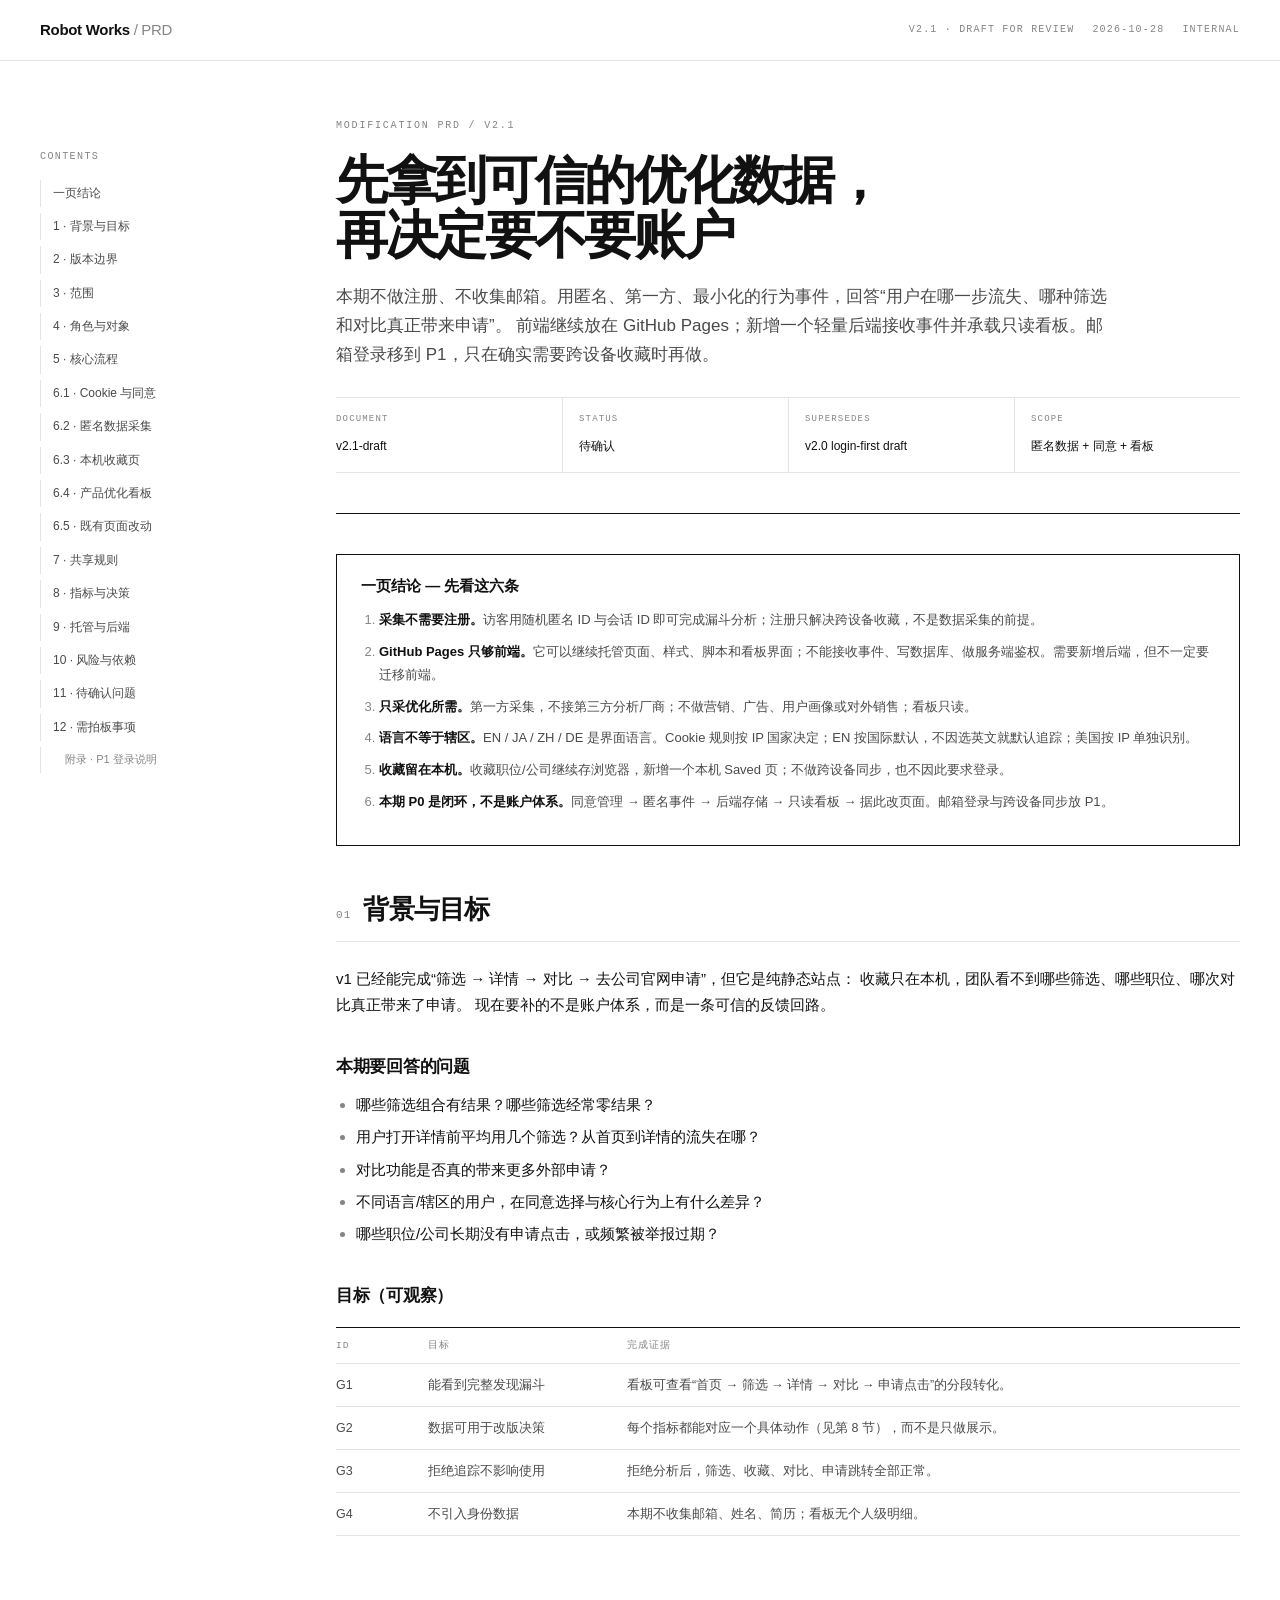
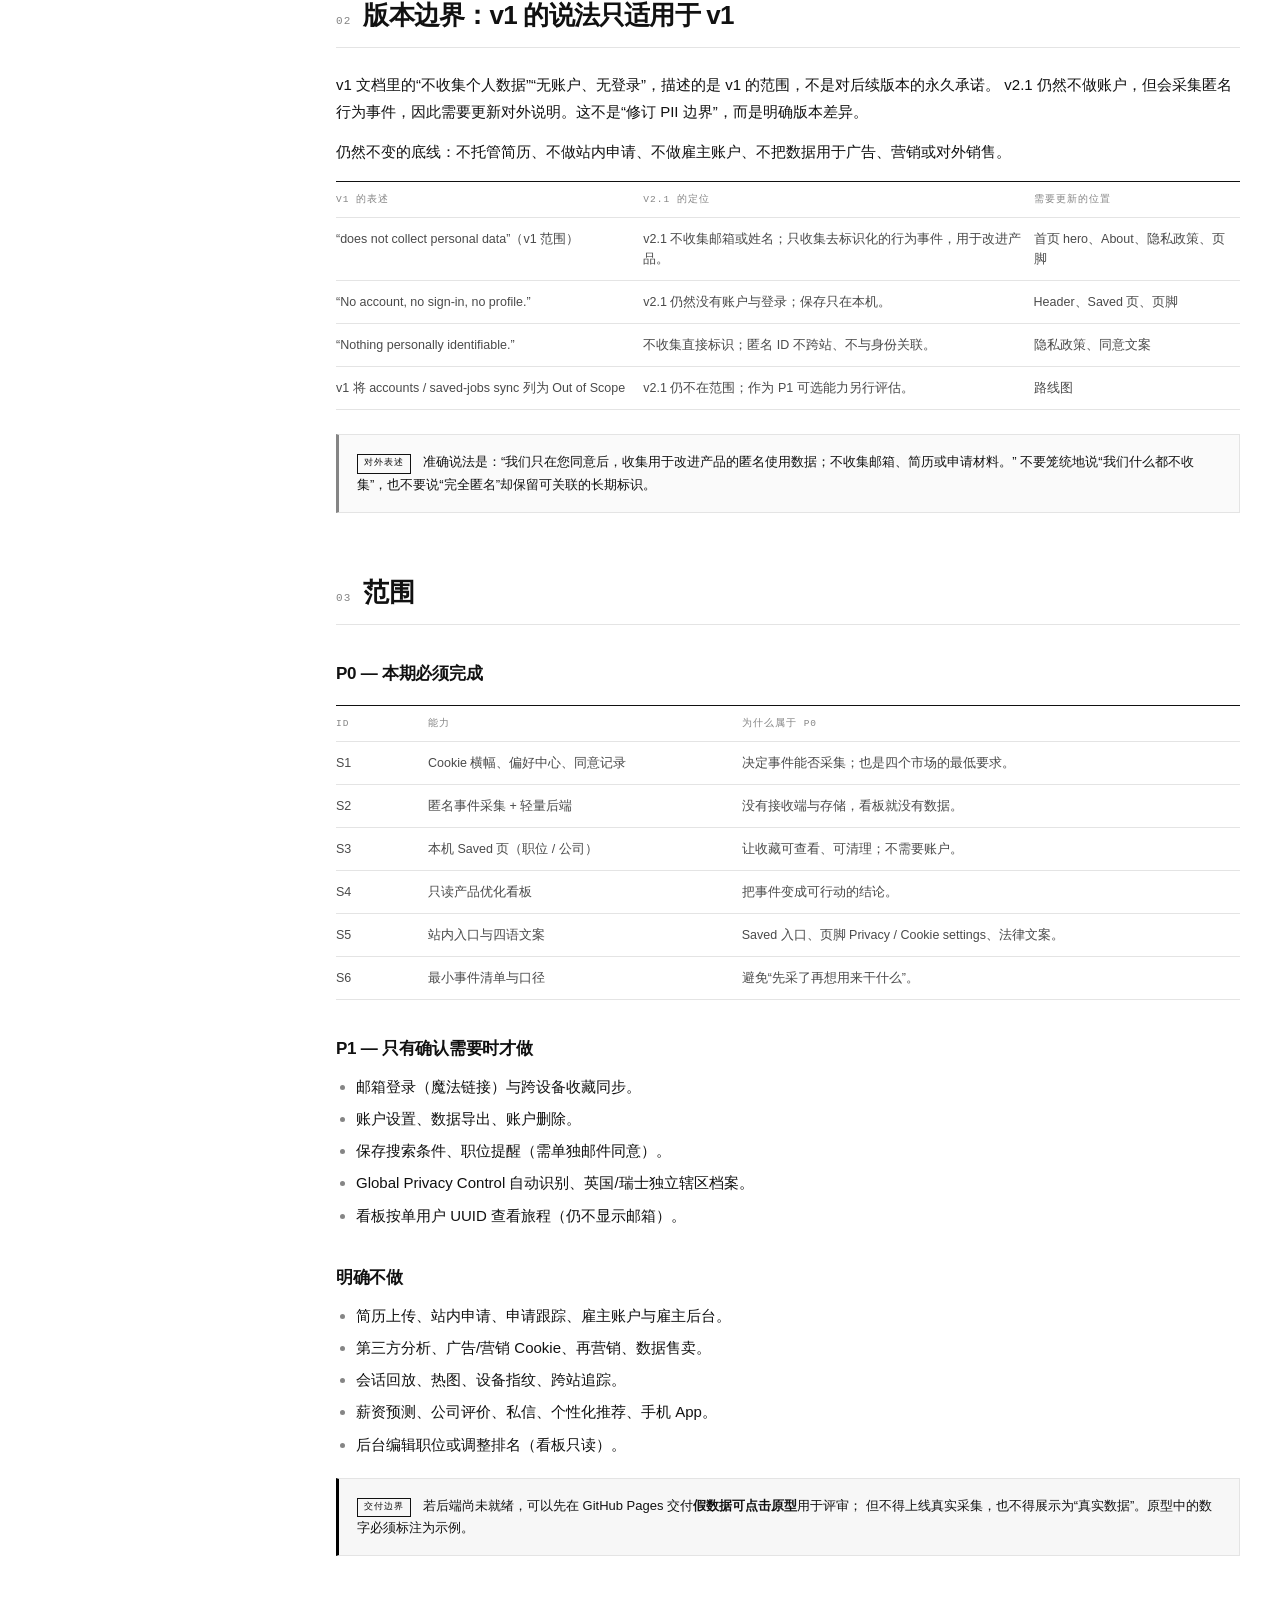
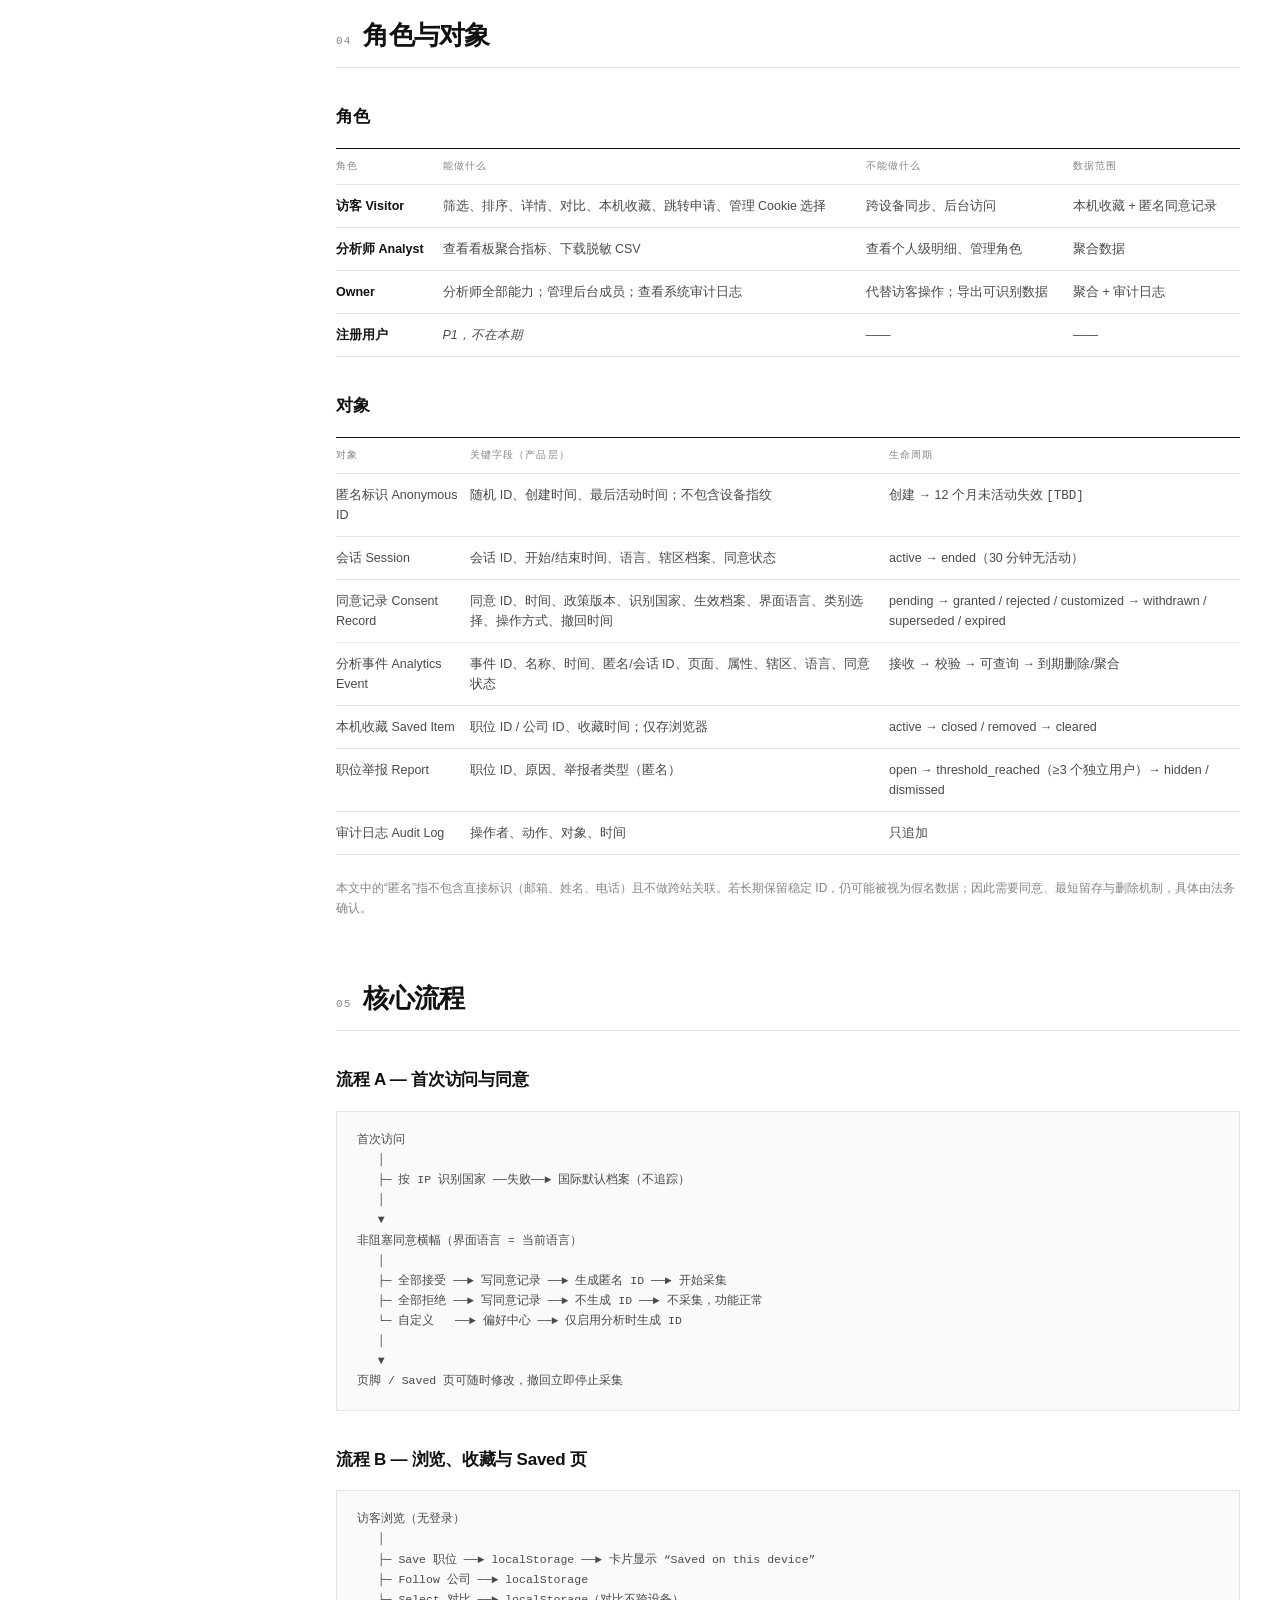
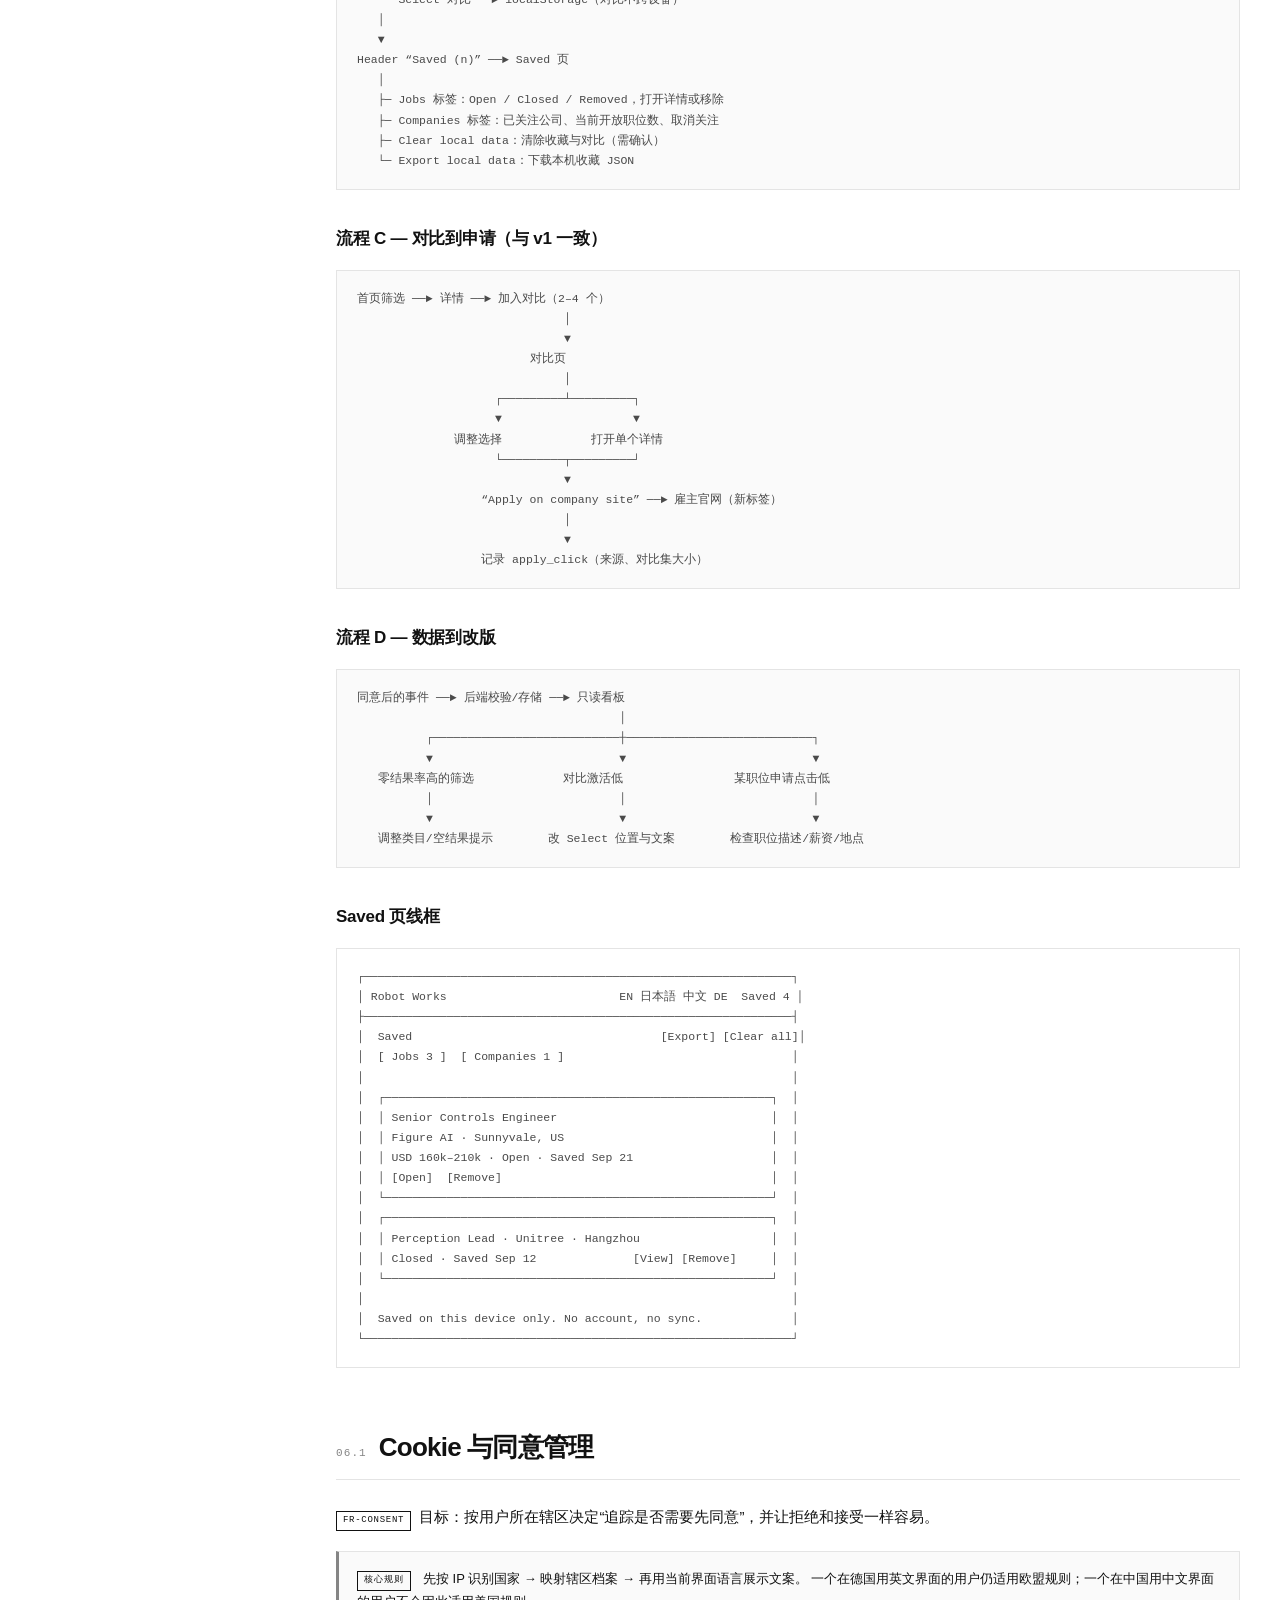
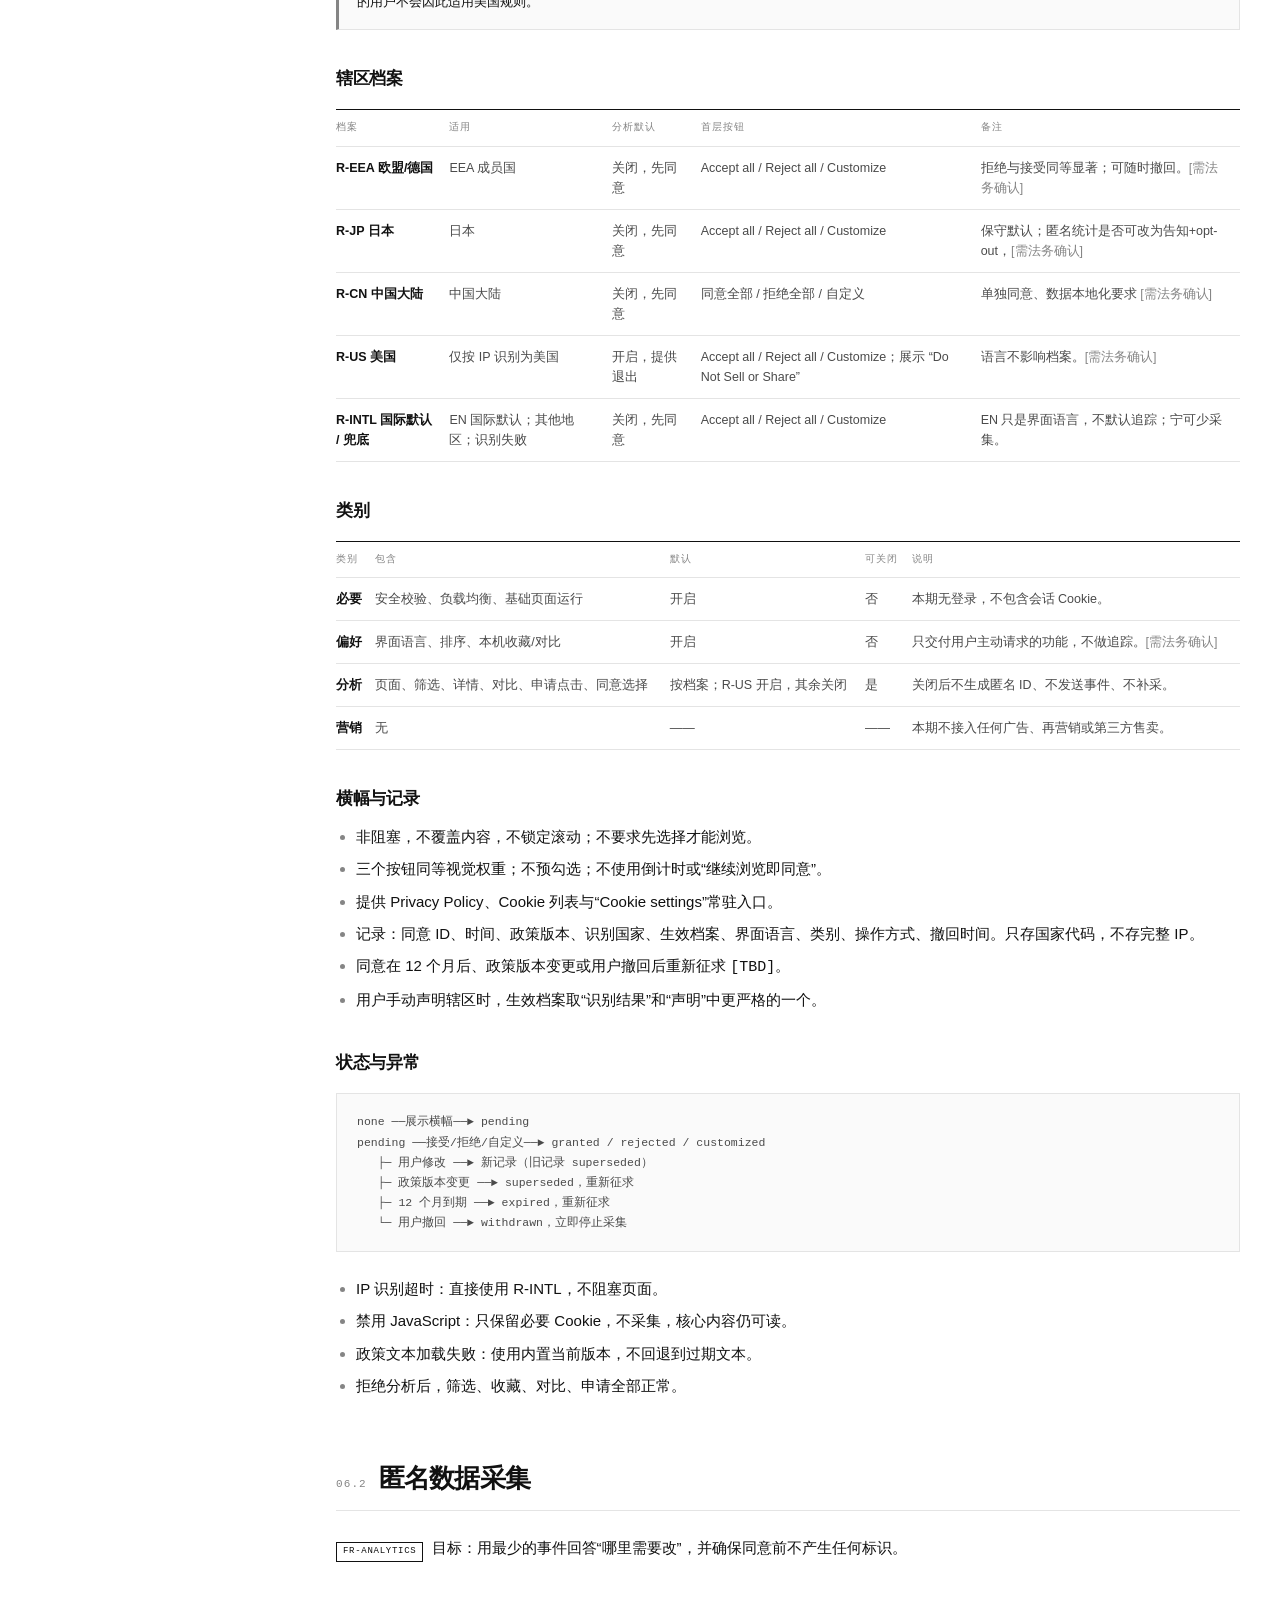
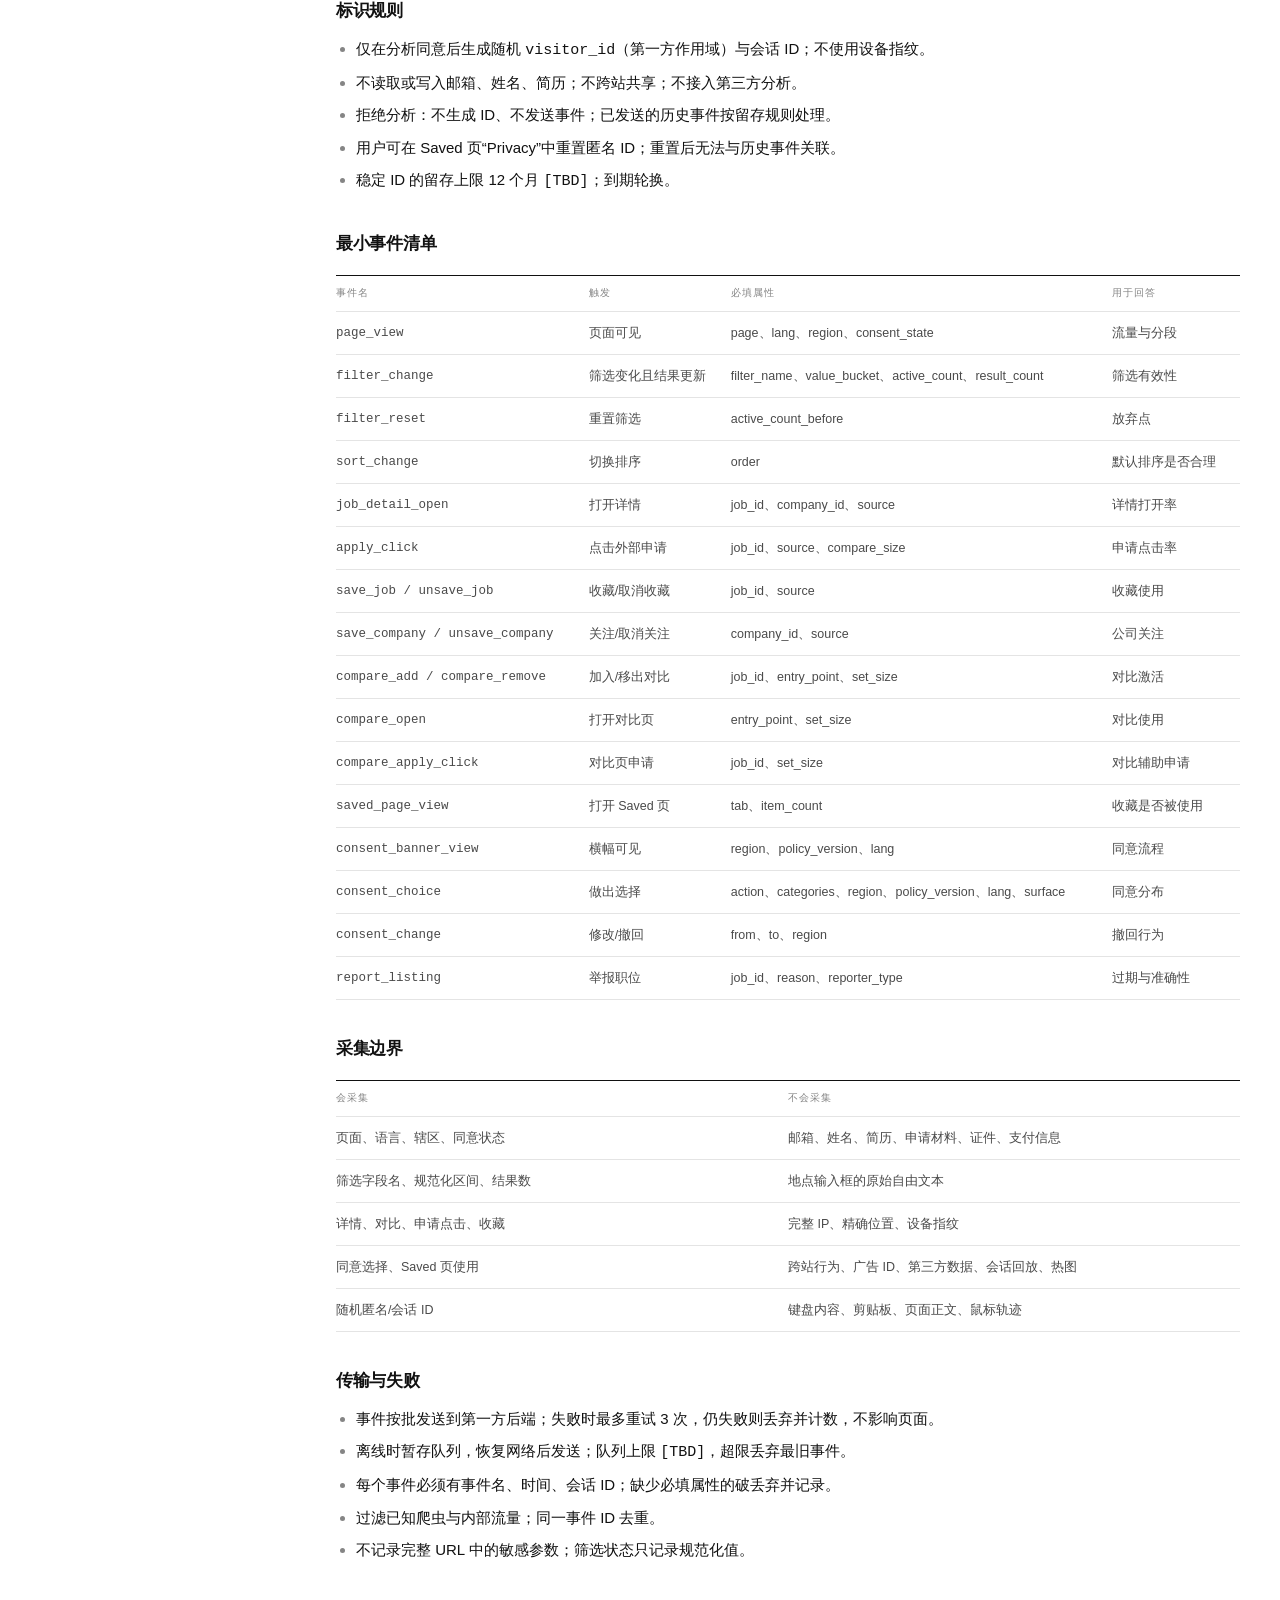
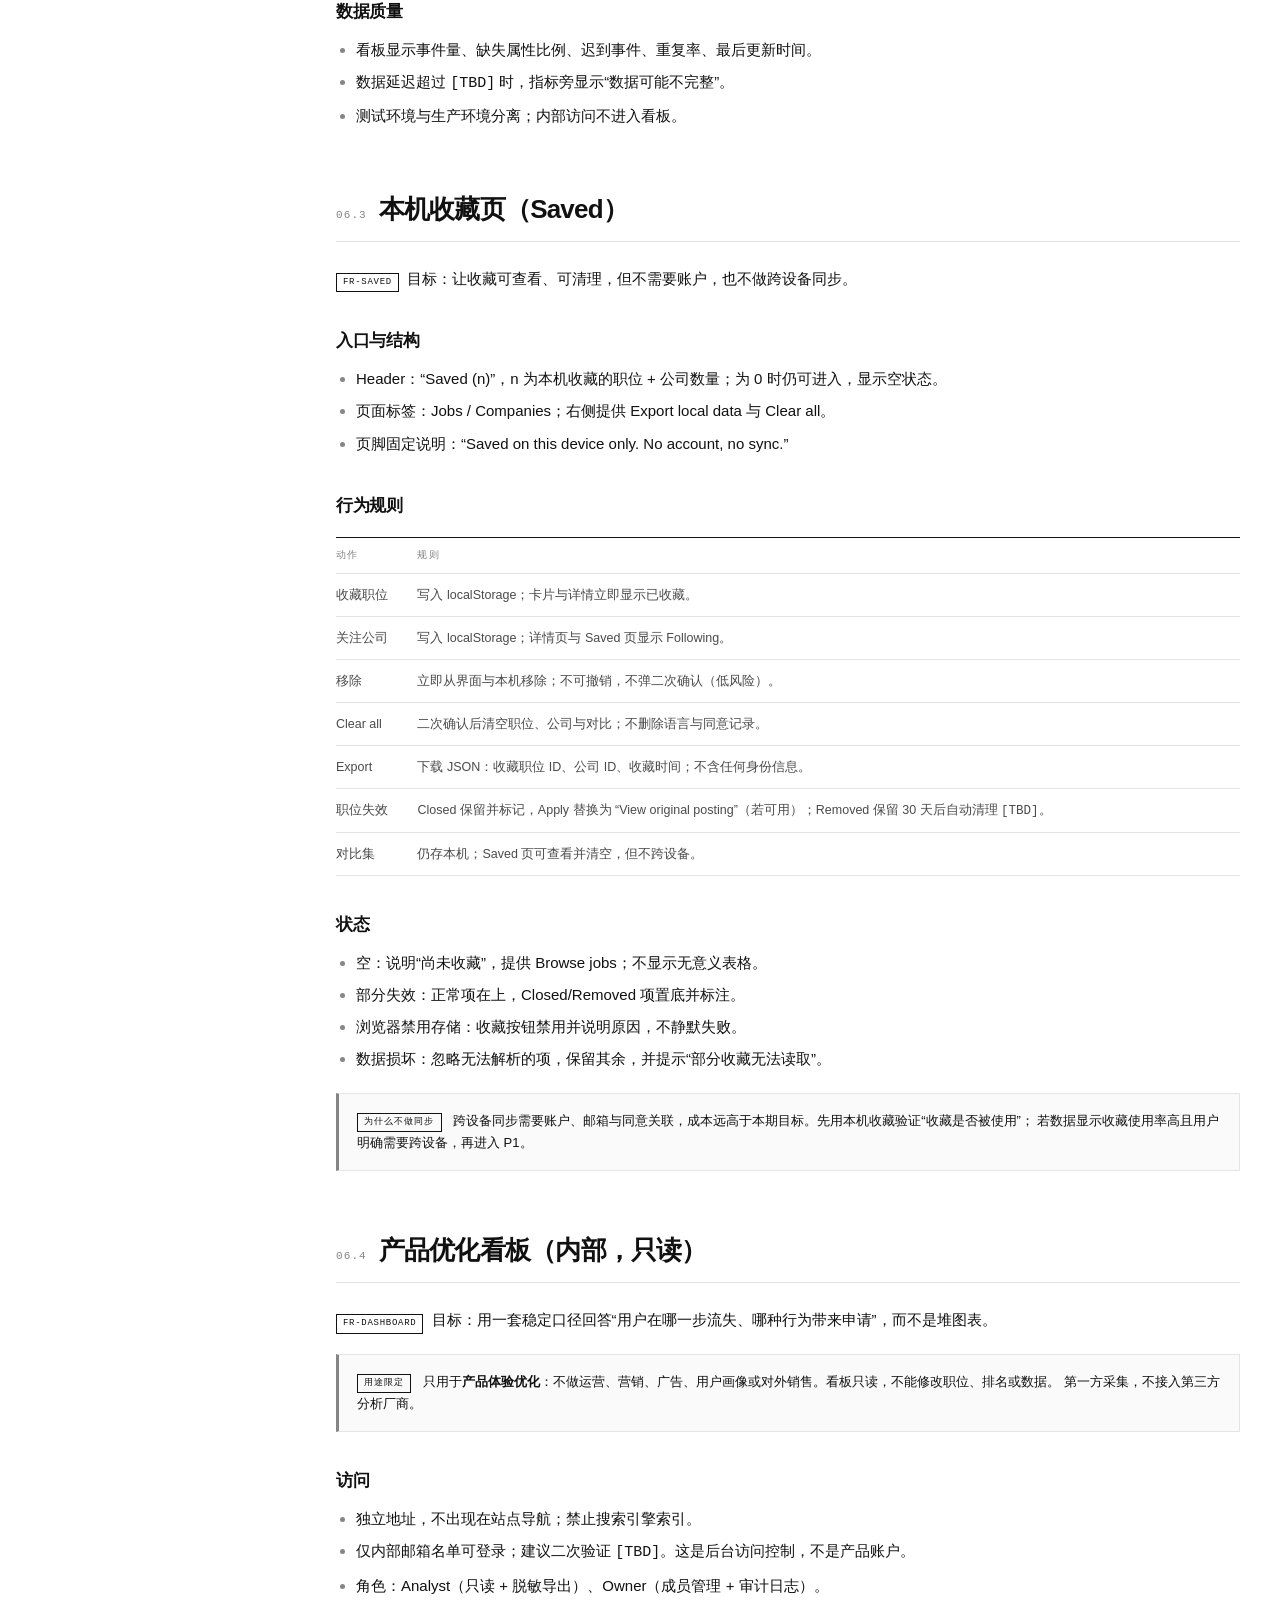
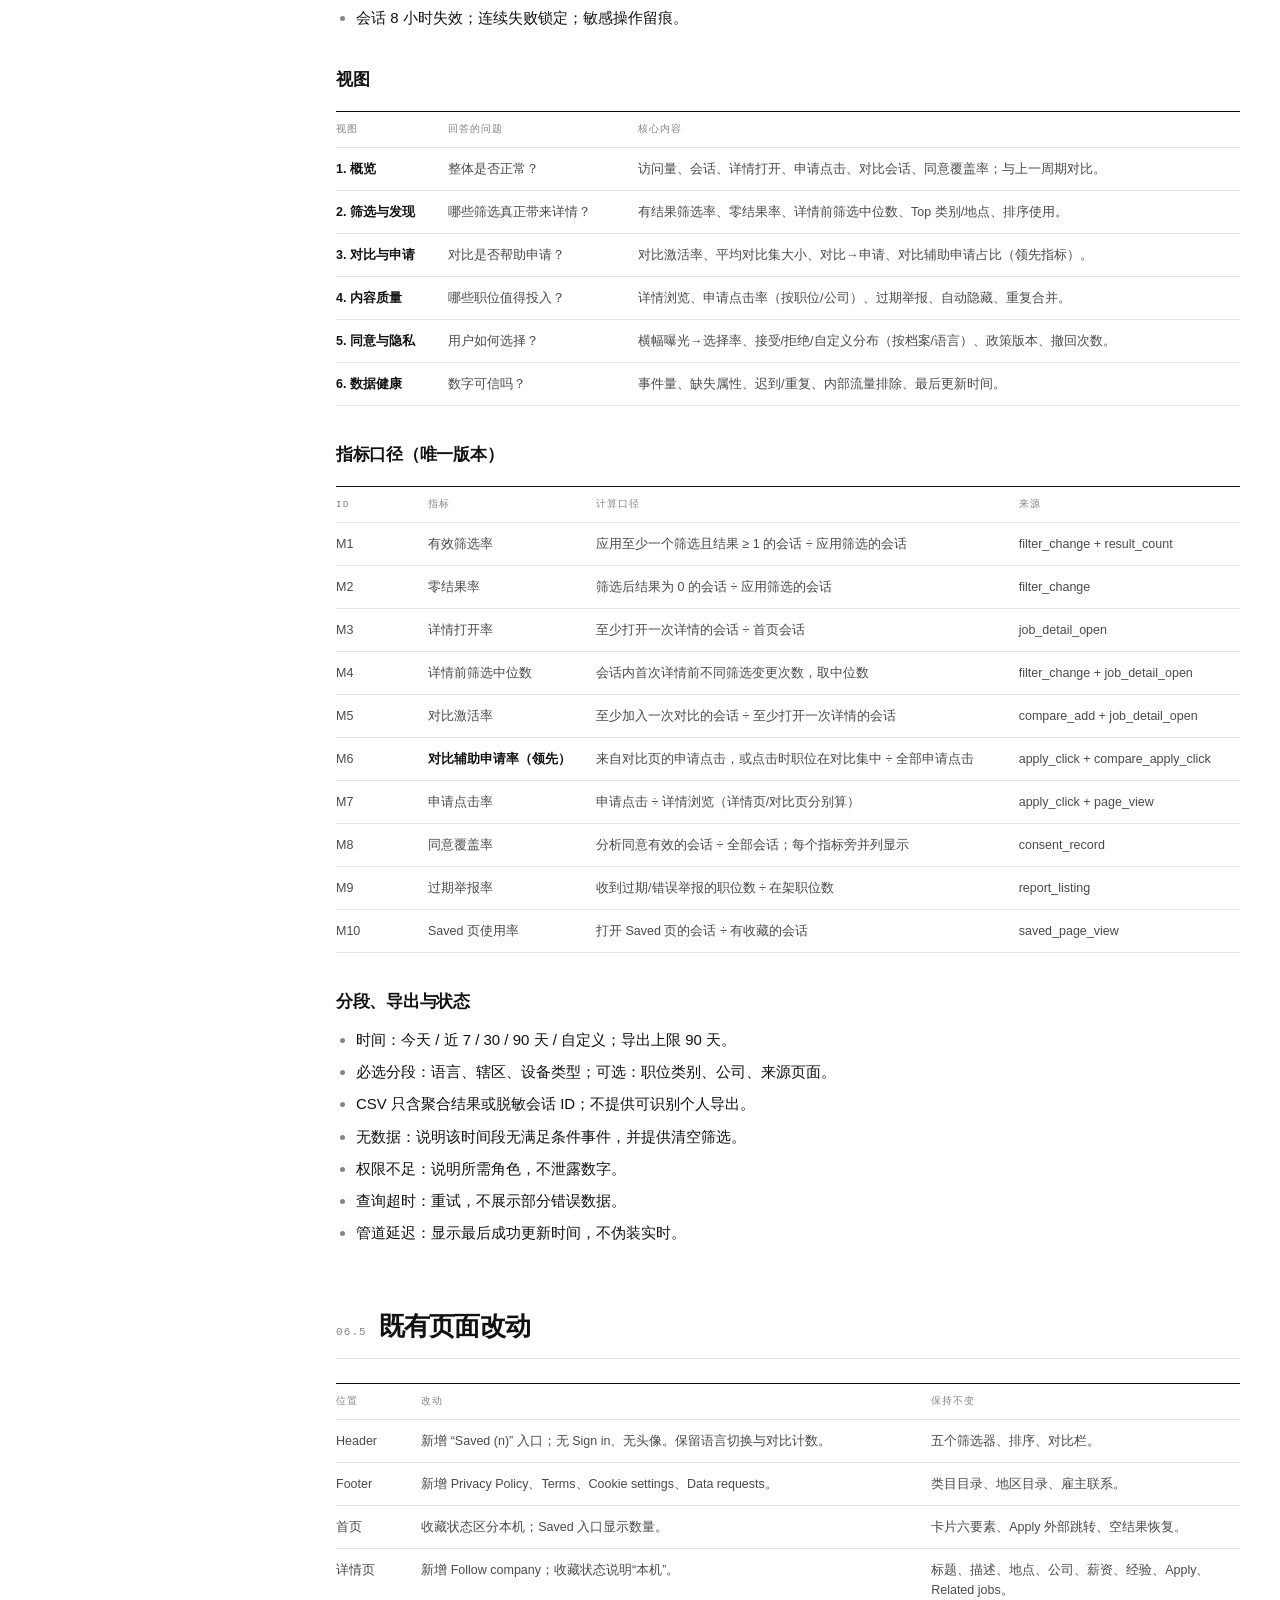
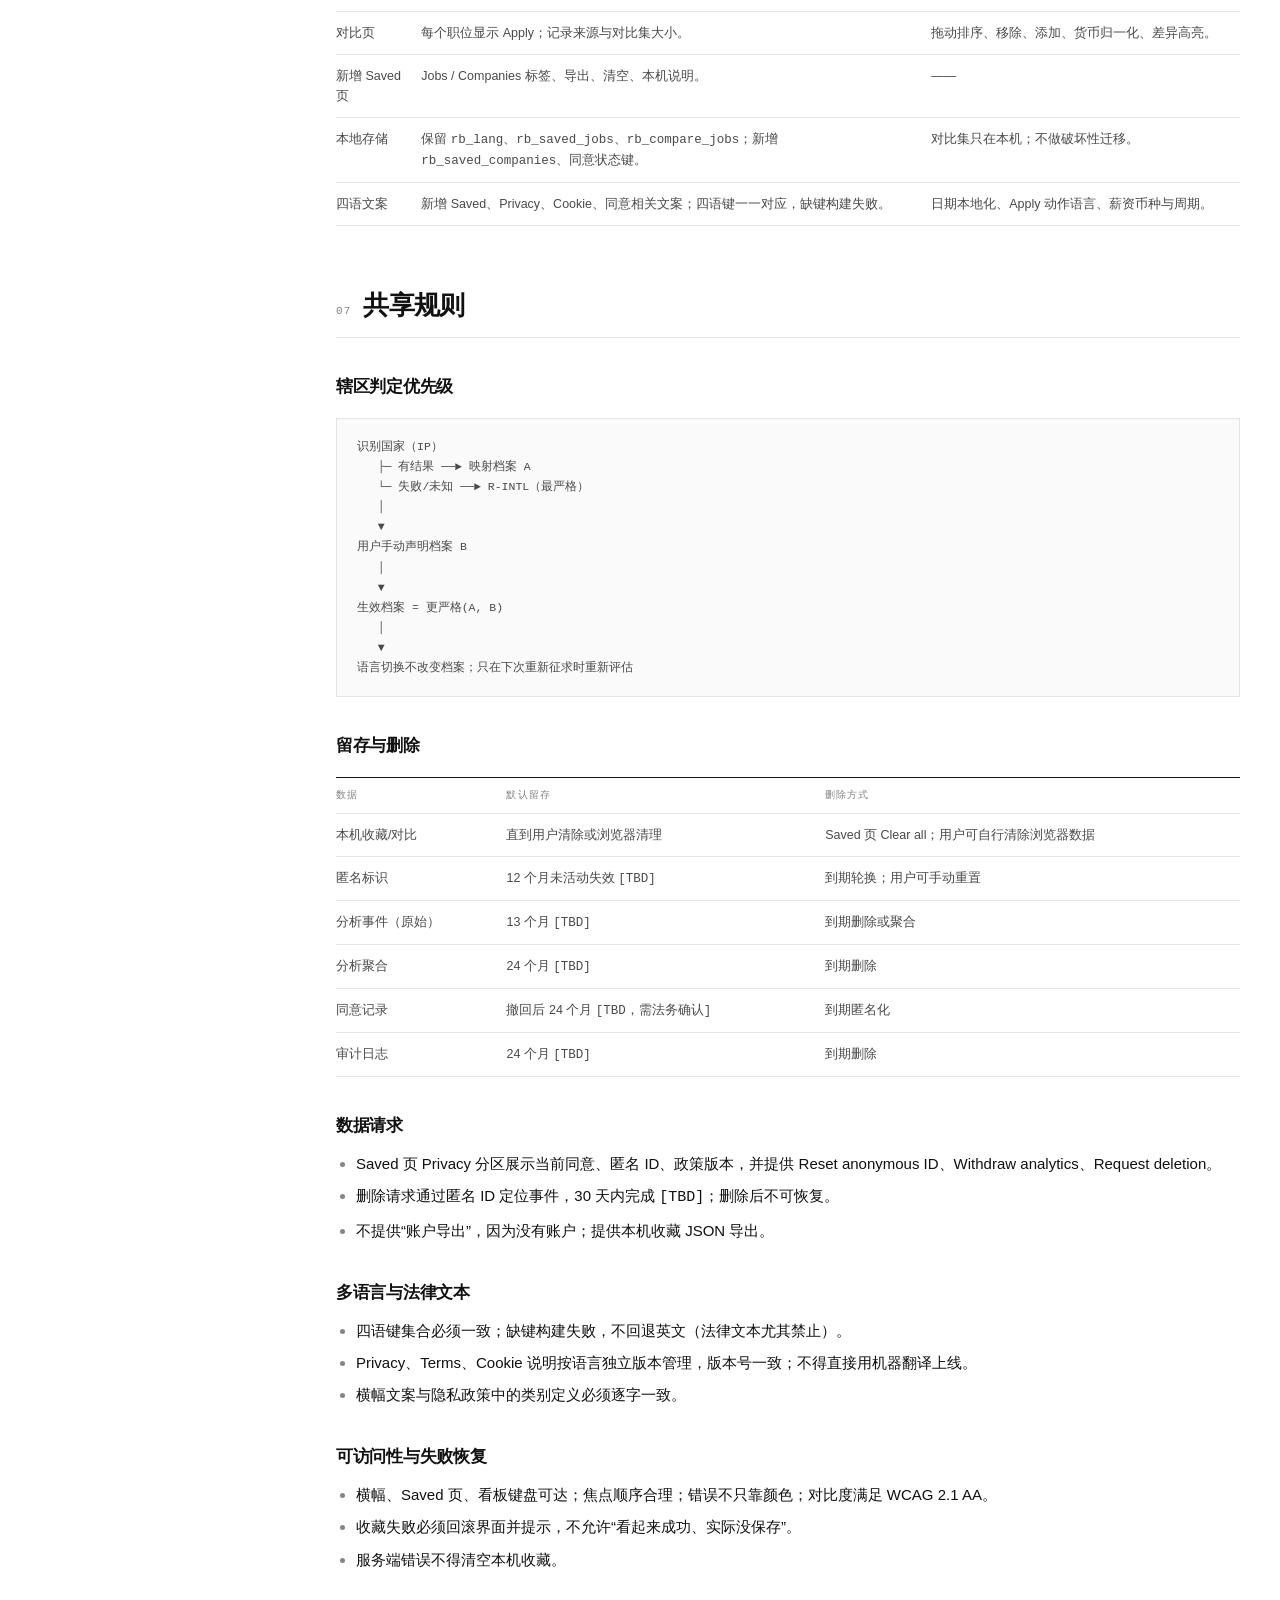
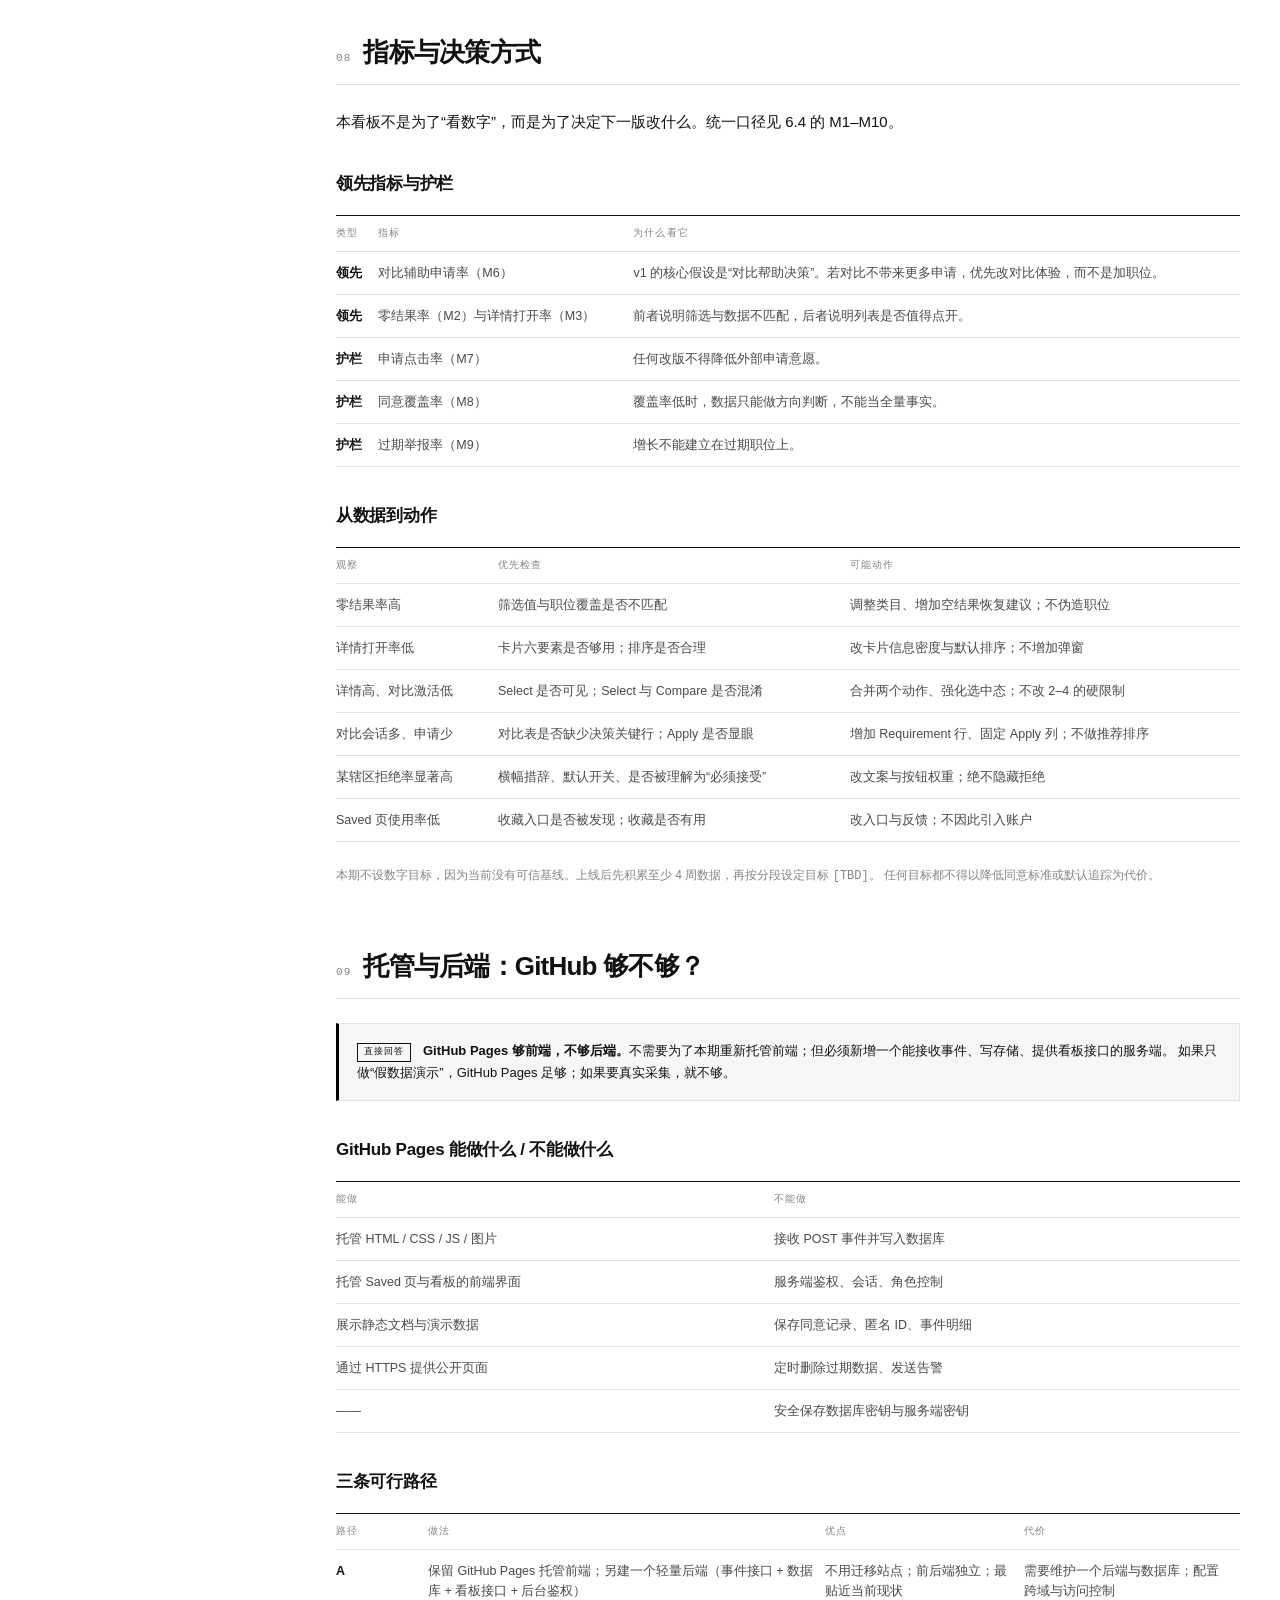
<file: docs/PRD-v2.1-anonymous-analytics.html>
<!DOCTYPE html>
<html lang="zh-CN">
<head>
<meta charset="UTF-8">
<meta name="viewport" content="width=device-width, initial-scale=1.0">
<title>Robot Works v2.1 — 匿名数据与体验优化 PRD</title>
<style>
  :root {
    --bg:#fff; --ink:#111; --ink-2:#4a4a4a; --ink-3:#858585;
    --line:#e4e4e4; --line-strong:#111; --surface:#fafafa;
    --mono:ui-monospace,SFMono-Regular,Menlo,Consolas,"Liberation Mono",monospace;
    --sans:-apple-system,BlinkMacSystemFont,"Segoe UI","PingFang SC","Hiragino Sans",
           "Noto Sans CJK SC","Source Han Sans SC","Microsoft YaHei",sans-serif;
  }
  *{box-sizing:border-box}
  html{scroll-behavior:smooth}
  body{margin:0;background:var(--bg);color:var(--ink);font-family:var(--sans);
       font-size:15px;line-height:1.75;-webkit-font-smoothing:antialiased}
  a{color:var(--ink);text-decoration-thickness:1px;text-underline-offset:3px}
  a:hover{color:#000}

  .topbar{border-bottom:1px solid var(--line);background:rgba(255,255,255,.92);
          backdrop-filter:blur(8px);position:sticky;top:0;z-index:30}
  .topbar-inner{max-width:1280px;margin:0 auto;padding:0 40px;height:60px;
                display:flex;align-items:center;justify-content:space-between;gap:24px}
  .brand{font-weight:600;letter-spacing:-.02em;font-size:15px;text-decoration:none;white-space:nowrap}
  .brand span{color:var(--ink-3);font-weight:400}
  .topbar-meta{font-family:var(--mono);font-size:10px;letter-spacing:.12em;
               text-transform:uppercase;color:var(--ink-3);display:flex;gap:18px;
               flex-wrap:wrap;justify-content:flex-end}

  .shell{max-width:1280px;margin:0 auto;padding:0 40px 140px;display:grid;
         grid-template-columns:232px minmax(0,1fr);gap:64px;align-items:start}
  .toc{position:sticky;top:92px;padding-top:56px;font-size:12px}
  .toc-label{font-family:var(--mono);font-size:10px;letter-spacing:.14em;
             text-transform:uppercase;color:var(--ink-3);margin-bottom:14px}
  .toc ol{list-style:none;margin:0;padding:0}
  .toc a{display:block;padding:5px 0 5px 12px;border-left:1px solid var(--line);
         color:var(--ink-2);text-decoration:none;line-height:1.45}
  .toc a:hover{border-left-color:var(--ink);color:var(--ink)}
  .toc .sub a{padding-left:24px;font-size:11px;color:var(--ink-3)}
  main{min-width:0;padding-top:56px}

  .cover{border-bottom:1px solid var(--line-strong);padding-bottom:40px;margin-bottom:40px}
  .eyebrow{font-family:var(--mono);font-size:10px;letter-spacing:.18em;
           text-transform:uppercase;color:var(--ink-3);margin:0 0 18px}
  h1{font-size:clamp(32px,4.4vw,52px);line-height:1.06;letter-spacing:-.045em;
     font-weight:600;margin:0 0 20px;max-width:900px}
  .lede{font-size:17px;line-height:1.7;color:var(--ink-2);max-width:780px;margin:0 0 28px}
  .meta-grid{display:grid;grid-template-columns:repeat(4,minmax(0,1fr));
             border-top:1px solid var(--line);border-bottom:1px solid var(--line)}
  .meta-cell{padding:14px 16px 14px 0}
  .meta-cell+.meta-cell{border-left:1px solid var(--line);padding-left:16px}
  .meta-key{display:block;font-family:var(--mono);font-size:9px;letter-spacing:.13em;
            text-transform:uppercase;color:var(--ink-3);margin-bottom:4px}
  .meta-val{font-size:12px;font-weight:500}

  section{margin-bottom:64px;scroll-margin-top:84px}
  h2{font-size:26px;line-height:1.2;letter-spacing:-.03em;font-weight:600;
     margin:0 0 8px;display:flex;align-items:baseline;gap:12px}
  h2 .num{font-family:var(--mono);font-size:11px;letter-spacing:.1em;color:var(--ink-3);
          font-weight:400;flex:0 0 auto;padding-top:4px}
  h3{font-size:17px;letter-spacing:-.015em;font-weight:600;margin:34px 0 10px}
  h4{font-size:14px;font-weight:600;margin:22px 0 8px}
  p{margin:0 0 14px}
  .section-rule{height:1px;background:var(--line);margin:16px 0 24px}
  .muted{color:var(--ink-3)}
  .small{font-size:12px;line-height:1.65}
  .mono{font-family:var(--mono)}
  ul,ol{margin:0 0 16px;padding-left:20px}
  li{margin:6px 0}
  li::marker{color:var(--ink-3)}

  .table-wrap{width:100%;overflow-x:auto;margin:16px 0 24px;
              border-top:1px solid var(--line-strong)}
  table{width:100%;border-collapse:collapse;font-size:12.5px;line-height:1.6;min-width:620px}
  th{text-align:left;font-family:var(--mono);font-size:9.5px;letter-spacing:.11em;
     text-transform:uppercase;color:var(--ink-3);font-weight:500;
     padding:10px 12px 10px 0;border-bottom:1px solid var(--line);
     vertical-align:bottom;white-space:nowrap}
  td{padding:11px 12px 11px 0;border-bottom:1px solid var(--line);
     vertical-align:top;color:var(--ink-2)}
  td:first-child,th:first-child{padding-left:0}
  td strong,td b{color:var(--ink);font-weight:600}
  tbody tr:hover td{background:#fcfcfc}
  .t-col-narrow{width:90px}
  .t-col-id{width:92px}
  .t-col-wide{width:34%}

  .callout{border:1px solid var(--line);border-left:3px solid var(--ink);
           background:var(--surface);padding:16px 18px;margin:20px 0;
           font-size:13px;line-height:1.7}
  .callout p:last-child{margin-bottom:0}
  .callout .tag{display:inline-block;font-family:var(--mono);font-size:9px;
                letter-spacing:.12em;text-transform:uppercase;border:1px solid var(--ink);
                padding:1px 6px;margin-right:8px;vertical-align:1px}
  .callout.blocker{border-left-color:#000;background:#f7f7f7}
  .callout.note{border-left-color:var(--ink-3)}

  .summary{border:1px solid var(--line-strong);padding:22px 24px;margin:0 0 48px}
  .summary h2{font-size:15px;margin-bottom:14px;letter-spacing:0}
  .summary ol{margin:0;padding-left:18px}
  .summary li{font-size:13px;margin:9px 0;color:var(--ink-2)}
  .summary li strong{color:var(--ink)}

  pre.flow,pre.wire{margin:16px 0 24px;padding:18px 20px;background:var(--surface);
                    border:1px solid var(--line);font-family:var(--mono);font-size:11.5px;
                    line-height:1.75;color:var(--ink-2);overflow-x:auto;tab-size:2}
  pre.wire{background:#fff}
  pre.flow b{color:var(--ink);font-weight:600}

  .pill{display:inline-block;font-family:var(--mono);font-size:9px;letter-spacing:.08em;
        text-transform:uppercase;border:1px solid var(--line-strong);
        padding:1px 6px;margin-right:4px;white-space:nowrap}

  .decision{border-top:1px solid var(--line-strong);padding:16px 0;display:grid;
            grid-template-columns:34px minmax(0,1fr) 220px;gap:16px;align-items:start}
  .decision:last-of-type{border-bottom:1px solid var(--line)}
  .decision .d-num{font-family:var(--mono);font-size:11px;color:var(--ink-3);padding-top:3px}
  .decision .d-title{font-weight:600;font-size:13.5px;margin-bottom:3px}
  .decision .d-body{font-size:12px;color:var(--ink-2);line-height:1.65}
  .decision .d-rec{font-size:11.5px;line-height:1.55;border-left:1px solid var(--line);
                   padding-left:14px;color:var(--ink-2)}
  .decision .d-rec b{display:block;font-family:var(--mono);font-size:9px;letter-spacing:.1em;
                     text-transform:uppercase;color:var(--ink-3);margin-bottom:3px;font-weight:500}

  footer.doc-footer{border-top:1px solid var(--line-strong);margin-top:40px;padding-top:18px;
                    display:flex;justify-content:space-between;gap:20px;font-family:var(--mono);
                    font-size:10px;letter-spacing:.08em;text-transform:uppercase;
                    color:var(--ink-3);flex-wrap:wrap}

  @media (max-width:960px){
    .topbar-inner{padding:0 20px}
    .shell{grid-template-columns:1fr;gap:0;padding:0 20px 100px}
    .toc{position:static;padding-top:28px;padding-bottom:20px;border-bottom:1px solid var(--line)}
    .toc ol{columns:2;column-gap:24px}
    .toc .sub{display:none}
    main{padding-top:32px}
    .meta-grid{grid-template-columns:1fr 1fr}
    .meta-cell:nth-child(3){border-left:0;padding-left:0;border-top:1px solid var(--line)}
    .meta-cell:nth-child(4){border-top:1px solid var(--line)}
    .decision{grid-template-columns:26px 1fr}
    .decision .d-rec{grid-column:2;border-left:0;padding-left:0;border-top:1px solid var(--line);padding-top:8px}
  }
  @media (max-width:560px){
    .topbar-meta span:nth-child(2){display:none}
    .toc ol{columns:1}
    .meta-grid{grid-template-columns:1fr}
    .meta-cell+.meta-cell{border-left:0;padding-left:0;border-top:1px solid var(--line)}
    pre.flow,pre.wire{font-size:10px;padding:14px}
  }
  @media print{
    .topbar,.toc{display:none}
    .shell{display:block;padding:0}
    h2,h3{page-break-after:avoid}
    table,pre{page-break-inside:avoid}
    body{font-size:11px}
  }
</style>
</head>
<body>

<div class="topbar">
  <div class="topbar-inner">
    <a class="brand" href="#">Robot Works <span>/ PRD</span></a>
    <div class="topbar-meta">
      <span>v2.1 · Draft for review</span>
      <span>2026-10-28</span>
      <span>Internal</span>
    </div>
  </div>
</div>

<div class="shell">

  <aside class="toc" aria-label="目录">
    <div class="toc-label">Contents</div>
    <ol>
      <li><a href="#summary">一页结论</a></li>
      <li><a href="#background">1 · 背景与目标</a></li>
      <li><a href="#version">2 · 版本边界</a></li>
      <li><a href="#scope">3 · 范围</a></li>
      <li><a href="#model">4 · 角色与对象</a></li>
      <li><a href="#flows">5 · 核心流程</a></li>
      <li><a href="#fr-consent">6.1 · Cookie 与同意</a></li>
      <li><a href="#fr-analytics">6.2 · 匿名数据采集</a></li>
      <li><a href="#fr-saved">6.3 · 本机收藏页</a></li>
      <li><a href="#fr-dashboard">6.4 · 产品优化看板</a></li>
      <li><a href="#fr-site">6.5 · 既有页面改动</a></li>
      <li><a href="#rules">7 · 共享规则</a></li>
      <li><a href="#metrics">8 · 指标与决策</a></li>
      <li><a href="#hosting">9 · 托管与后端</a></li>
      <li><a href="#risks">10 · 风险与依赖</a></li>
      <li><a href="#questions">11 · 待确认问题</a></li>
      <li><a href="#decisions">12 · 需拍板事项</a></li>
      <li class="sub"><a href="#appendix">附录 · P1 登录说明</a></li>
    </ol>
  </aside>

  <main>

    <header class="cover">
      <p class="eyebrow">Modification PRD / v2.1</p>
      <h1>先拿到可信的优化数据，<br>再决定要不要账户</h1>
      <p class="lede">
        本期不做注册、不收集邮箱。用匿名、第一方、最小化的行为事件，回答“用户在哪一步流失、哪种筛选和对比真正带来申请”。
        前端继续放在 GitHub Pages；新增一个轻量后端接收事件并承载只读看板。邮箱登录移到 P1，只在确实需要跨设备收藏时再做。
      </p>
      <div class="meta-grid">
        <div class="meta-cell">
          <span class="meta-key">Document</span>
          <span class="meta-val">v2.1-draft</span>
        </div>
        <div class="meta-cell">
          <span class="meta-key">Status</span>
          <span class="meta-val">待确认</span>
        </div>
        <div class="meta-cell">
          <span class="meta-key">Supersedes</span>
          <span class="meta-val">v2.0 login-first draft</span>
        </div>
        <div class="meta-cell">
          <span class="meta-key">Scope</span>
          <span class="meta-val">匿名数据 + 同意 + 看板</span>
        </div>
      </div>
    </header>

    <div class="summary" id="summary">
      <h2>一页结论 — 先看这六条</h2>
      <ol>
        <li><strong>采集不需要注册。</strong>访客用随机匿名 ID 与会话 ID 即可完成漏斗分析；注册只解决跨设备收藏，不是数据采集的前提。</li>
        <li><strong>GitHub Pages 只够前端。</strong>它可以继续托管页面、样式、脚本和看板界面；不能接收事件、写数据库、做服务端鉴权。需要新增后端，但不一定要迁移前端。</li>
        <li><strong>只采优化所需。</strong>第一方采集，不接第三方分析厂商；不做营销、广告、用户画像或对外销售；看板只读。</li>
        <li><strong>语言不等于辖区。</strong>EN / JA / ZH / DE 是界面语言。Cookie 规则按 IP 国家决定；EN 按国际默认，不因选英文就默认追踪；美国按 IP 单独识别。</li>
        <li><strong>收藏留在本机。</strong>收藏职位/公司继续存浏览器，新增一个本机 Saved 页；不做跨设备同步，也不因此要求登录。</li>
        <li><strong>本期 P0 是闭环，不是账户体系。</strong>同意管理 → 匿名事件 → 后端存储 → 只读看板 → 据此改页面。邮箱登录与跨设备同步放 P1。</li>
      </ol>
    </div>

    <!-- ═══════════════════════════════════════════════ -->
    <section id="background">
      <h2><span class="num">01</span>背景与目标</h2>
      <div class="section-rule"></div>

      <p>
        v1 已经能完成“筛选 → 详情 → 对比 → 去公司官网申请”，但它是纯静态站点：
        收藏只在本机，团队看不到哪些筛选、哪些职位、哪次对比真正带来了申请。
        现在要补的不是账户体系，而是一条可信的反馈回路。
      </p>

      <h3>本期要回答的问题</h3>
      <ul>
        <li>哪些筛选组合有结果？哪些筛选经常零结果？</li>
        <li>用户打开详情前平均用几个筛选？从首页到详情的流失在哪？</li>
        <li>对比功能是否真的带来更多外部申请？</li>
        <li>不同语言/辖区的用户，在同意选择与核心行为上有什么差异？</li>
        <li>哪些职位/公司长期没有申请点击，或频繁被举报过期？</li>
      </ul>

      <h3>目标（可观察）</h3>
      <div class="table-wrap">
        <table>
          <thead><tr><th class="t-col-id">ID</th><th>目标</th><th>完成证据</th></tr></thead>
          <tbody>
            <tr><td>G1</td><td>能看到完整发现漏斗</td><td>看板可查看“首页 → 筛选 → 详情 → 对比 → 申请点击”的分段转化。</td></tr>
            <tr><td>G2</td><td>数据可用于改版决策</td><td>每个指标都能对应一个具体动作（见第 8 节），而不是只做展示。</td></tr>
            <tr><td>G3</td><td>拒绝追踪不影响使用</td><td>拒绝分析后，筛选、收藏、对比、申请跳转全部正常。</td></tr>
            <tr><td>G4</td><td>不引入身份数据</td><td>本期不收集邮箱、姓名、简历；看板无个人级明细。</td></tr>
          </tbody>
        </table>
      </div>
    </section>

    <!-- ═══════════════════════════════════════════════ -->
    <section id="version">
      <h2><span class="num">02</span>版本边界：v1 的说法只适用于 v1</h2>
      <div class="section-rule"></div>

      <p>
        v1 文档里的“不收集个人数据”“无账户、无登录”，描述的是 v1 的范围，不是对后续版本的永久承诺。
        v2.1 仍然不做账户，但会采集匿名行为事件，因此需要更新对外说明。这不是“修订 PII 边界”，而是明确版本差异。
      </p>
      <p>
        仍然不变的底线：不托管简历、不做站内申请、不做雇主账户、不把数据用于广告、营销或对外销售。
      </p>

      <div class="table-wrap">
        <table>
          <thead><tr><th class="t-col-wide">v1 的表述</th><th>v2.1 的定位</th><th>需要更新的位置</th></tr></thead>
          <tbody>
            <tr><td>“does not collect personal data”（v1 范围）</td><td>v2.1 不收集邮箱或姓名；只收集去标识化的行为事件，用于改进产品。</td><td>首页 hero、About、隐私政策、页脚</td></tr>
            <tr><td>“No account, no sign-in, no profile.”</td><td>v2.1 仍然没有账户与登录；保存只在本机。</td><td>Header、Saved 页、页脚</td></tr>
            <tr><td>“Nothing personally identifiable.”</td><td>不收集直接标识；匿名 ID 不跨站、不与身份关联。</td><td>隐私政策、同意文案</td></tr>
            <tr><td>v1 将 accounts / saved-jobs sync 列为 Out of Scope</td><td>v2.1 仍不在范围；作为 P1 可选能力另行评估。</td><td>路线图</td></tr>
          </tbody>
        </table>
      </div>

      <div class="callout note">
        <span class="tag">对外表述</span>
        准确说法是：“我们只在您同意后，收集用于改进产品的匿名使用数据；不收集邮箱、简历或申请材料。”
        不要笼统地说“我们什么都不收集”，也不要说“完全匿名”却保留可关联的长期标识。
      </div>
    </section>

    <!-- ═══════════════════════════════════════════════ -->
    <section id="scope">
      <h2><span class="num">03</span>范围</h2>
      <div class="section-rule"></div>

      <h3>P0 — 本期必须完成</h3>
      <div class="table-wrap">
        <table>
          <thead><tr><th class="t-col-id">ID</th><th>能力</th><th>为什么属于 P0</th></tr></thead>
          <tbody>
            <tr><td>S1</td><td>Cookie 横幅、偏好中心、同意记录</td><td>决定事件能否采集；也是四个市场的最低要求。</td></tr>
            <tr><td>S2</td><td>匿名事件采集 + 轻量后端</td><td>没有接收端与存储，看板就没有数据。</td></tr>
            <tr><td>S3</td><td>本机 Saved 页（职位 / 公司）</td><td>让收藏可查看、可清理；不需要账户。</td></tr>
            <tr><td>S4</td><td>只读产品优化看板</td><td>把事件变成可行动的结论。</td></tr>
            <tr><td>S5</td><td>站内入口与四语文案</td><td>Saved 入口、页脚 Privacy / Cookie settings、法律文案。</td></tr>
            <tr><td>S6</td><td>最小事件清单与口径</td><td>避免“先采了再想用来干什么”。</td></tr>
          </tbody>
        </table>
      </div>

      <h3>P1 — 只有确认需要时才做</h3>
      <ul>
        <li>邮箱登录（魔法链接）与跨设备收藏同步。</li>
        <li>账户设置、数据导出、账户删除。</li>
        <li>保存搜索条件、职位提醒（需单独邮件同意）。</li>
        <li>Global Privacy Control 自动识别、英国/瑞士独立辖区档案。</li>
        <li>看板按单用户 UUID 查看旅程（仍不显示邮箱）。</li>
      </ul>

      <h3>明确不做</h3>
      <ul>
        <li>简历上传、站内申请、申请跟踪、雇主账户与雇主后台。</li>
        <li>第三方分析、广告/营销 Cookie、再营销、数据售卖。</li>
        <li>会话回放、热图、设备指纹、跨站追踪。</li>
        <li>薪资预测、公司评价、私信、个性化推荐、手机 App。</li>
        <li>后台编辑职位或调整排名（看板只读）。</li>
      </ul>

      <div class="callout blocker">
        <span class="tag">交付边界</span>
        若后端尚未就绪，可以先在 GitHub Pages 交付<strong>假数据可点击原型</strong>用于评审；
        但不得上线真实采集，也不得展示为“真实数据”。原型中的数字必须标注为示例。
      </div>
    </section>

    <!-- ═══════════════════════════════════════════════ -->
    <section id="model">
      <h2><span class="num">04</span>角色与对象</h2>
      <div class="section-rule"></div>

      <h3>角色</h3>
      <div class="table-wrap">
        <table>
          <thead><tr><th>角色</th><th>能做什么</th><th>不能做什么</th><th>数据范围</th></tr></thead>
          <tbody>
            <tr><td><strong>访客 Visitor</strong></td><td>筛选、排序、详情、对比、本机收藏、跳转申请、管理 Cookie 选择</td><td>跨设备同步、后台访问</td><td>本机收藏 + 匿名同意记录</td></tr>
            <tr><td><strong>分析师 Analyst</strong></td><td>查看看板聚合指标、下载脱敏 CSV</td><td>查看个人级明细、管理角色</td><td>聚合数据</td></tr>
            <tr><td><strong>Owner</strong></td><td>分析师全部能力；管理后台成员；查看系统审计日志</td><td>代替访客操作；导出可识别数据</td><td>聚合 + 审计日志</td></tr>
            <tr><td><strong>注册用户</strong></td><td><em>P1，不在本期</em></td><td>——</td><td>——</td></tr>
          </tbody>
        </table>
      </div>

      <h3>对象</h3>
      <div class="table-wrap">
        <table>
          <thead><tr><th>对象</th><th>关键字段（产品层）</th><th>生命周期</th></tr></thead>
          <tbody>
            <tr><td>匿名标识 Anonymous ID</td><td>随机 ID、创建时间、最后活动时间；不包含设备指纹</td><td>创建 → 12 个月未活动失效 <span class="mono">[TBD]</span></td></tr>
            <tr><td>会话 Session</td><td>会话 ID、开始/结束时间、语言、辖区档案、同意状态</td><td>active → ended（30 分钟无活动）</td></tr>
            <tr><td>同意记录 Consent Record</td><td>同意 ID、时间、政策版本、识别国家、生效档案、界面语言、类别选择、操作方式、撤回时间</td><td>pending → granted / rejected / customized → withdrawn / superseded / expired</td></tr>
            <tr><td>分析事件 Analytics Event</td><td>事件 ID、名称、时间、匿名/会话 ID、页面、属性、辖区、语言、同意状态</td><td>接收 → 校验 → 可查询 → 到期删除/聚合</td></tr>
            <tr><td>本机收藏 Saved Item</td><td>职位 ID / 公司 ID、收藏时间；仅存浏览器</td><td>active → closed / removed → cleared</td></tr>
            <tr><td>职位举报 Report</td><td>职位 ID、原因、举报者类型（匿名）</td><td>open → threshold_reached（≥3 个独立用户）→ hidden / dismissed</td></tr>
            <tr><td>审计日志 Audit Log</td><td>操作者、动作、对象、时间</td><td>只追加</td></tr>
          </tbody>
        </table>
      </div>

      <p class="small muted">
        本文中的“匿名”指不包含直接标识（邮箱、姓名、电话）且不做跨站关联。若长期保留稳定 ID，仍可能被视为假名数据；因此需要同意、最短留存与删除机制，具体由法务确认。
      </p>
    </section>

    <!-- ═══════════════════════════════════════════════ -->
    <section id="flows">
      <h2><span class="num">05</span>核心流程</h2>
      <div class="section-rule"></div>

      <h3>流程 A — 首次访问与同意</h3>
      <pre class="flow">首次访问
   │
   ├─ 按 IP 识别国家 ──失败──► 国际默认档案（不追踪）
   │
   ▼
非阻塞同意横幅（界面语言 = 当前语言）
   │
   ├─ 全部接受 ──► 写同意记录 ──► 生成匿名 ID ──► 开始采集
   ├─ 全部拒绝 ──► 写同意记录 ──► 不生成 ID ──► 不采集，功能正常
   └─ 自定义   ──► 偏好中心 ──► 仅启用分析时生成 ID
   │
   ▼
页脚 / Saved 页可随时修改，撤回立即停止采集</pre>

      <h3>流程 B — 浏览、收藏与 Saved 页</h3>
      <pre class="flow">访客浏览（无登录）
   │
   ├─ Save 职位 ──► localStorage ──► 卡片显示 “Saved on this device”
   ├─ Follow 公司 ──► localStorage
   └─ Select 对比 ──► localStorage（对比不跨设备）
   │
   ▼
Header “Saved (n)” ──► Saved 页
   │
   ├─ Jobs 标签：Open / Closed / Removed，打开详情或移除
   ├─ Companies 标签：已关注公司、当前开放职位数、取消关注
   ├─ Clear local data：清除收藏与对比（需确认）
   └─ Export local data：下载本机收藏 JSON</pre>

      <h3>流程 C — 对比到申请（与 v1 一致）</h3>
      <pre class="flow">首页筛选 ──► 详情 ──► 加入对比（2–4 个）
                              │
                              ▼
                         对比页
                              │
                    ┌─────────┴─────────┐
                    ▼                   ▼
              调整选择             打开单个详情
                    └─────────┬─────────┘
                              ▼
                  “Apply on company site” ──► 雇主官网（新标签）
                              │
                              ▼
                  记录 apply_click（来源、对比集大小）</pre>

      <h3>流程 D — 数据到改版</h3>
      <pre class="flow">同意后的事件 ──► 后端校验/存储 ──► 只读看板
                                      │
          ┌───────────────────────────┼───────────────────────────┐
          ▼                           ▼                           ▼
   零结果率高的筛选             对比激活低                某职位申请点击低
          │                           │                           │
          ▼                           ▼                           ▼
   调整类目/空结果提示        改 Select 位置与文案        检查职位描述/薪资/地点</pre>

      <h3>Saved 页线框</h3>
      <pre class="wire">┌──────────────────────────────────────────────────────────────┐
│ Robot Works                         EN 日本語 中文 DE  Saved 4 │
├──────────────────────────────────────────────────────────────┤
│  Saved                                    [Export] [Clear all]│
│  [ Jobs 3 ]  [ Companies 1 ]                                 │
│                                                              │
│  ┌────────────────────────────────────────────────────────┐  │
│  │ Senior Controls Engineer                               │  │
│  │ Figure AI · Sunnyvale, US                              │  │
│  │ USD 160k–210k · Open · Saved Sep 21                    │  │
│  │ [Open]  [Remove]                                       │  │
│  └────────────────────────────────────────────────────────┘  │
│  ┌────────────────────────────────────────────────────────┐  │
│  │ Perception Lead · Unitree · Hangzhou                   │  │
│  │ Closed · Saved Sep 12              [View] [Remove]     │  │
│  └────────────────────────────────────────────────────────┘  │
│                                                              │
│  Saved on this device only. No account, no sync.             │
└──────────────────────────────────────────────────────────────┘</pre>
    </section>

    <!-- ═══════════════════════════════════════════════ -->
    <section id="fr-consent">
      <h2><span class="num">06.1</span>Cookie 与同意管理</h2>
      <div class="section-rule"></div>

      <p><span class="pill">FR-CONSENT</span> 目标：按用户所在辖区决定“追踪是否需要先同意”，并让拒绝和接受一样容易。</p>

      <div class="callout note">
        <span class="tag">核心规则</span>
        先按 IP 识别国家 → 映射辖区档案 → 再用当前界面语言展示文案。
        一个在德国用英文界面的用户仍适用欧盟规则；一个在中国用中文界面的用户不会因此适用美国规则。
      </div>

      <h3>辖区档案</h3>
      <div class="table-wrap">
        <table>
          <thead><tr><th>档案</th><th>适用</th><th>分析默认</th><th>首层按钮</th><th>备注</th></tr></thead>
          <tbody>
            <tr><td><strong>R-EEA 欧盟/德国</strong></td><td>EEA 成员国</td><td>关闭，先同意</td><td>Accept all / Reject all / Customize</td><td>拒绝与接受同等显著；可随时撤回。<span class="muted">[需法务确认]</span></td></tr>
            <tr><td><strong>R-JP 日本</strong></td><td>日本</td><td>关闭，先同意</td><td>Accept all / Reject all / Customize</td><td>保守默认；匿名统计是否可改为告知+opt-out，<span class="muted">[需法务确认]</span></td></tr>
            <tr><td><strong>R-CN 中国大陆</strong></td><td>中国大陆</td><td>关闭，先同意</td><td>同意全部 / 拒绝全部 / 自定义</td><td>单独同意、数据本地化要求 <span class="muted">[需法务确认]</span></td></tr>
            <tr><td><strong>R-US 美国</strong></td><td>仅按 IP 识别为美国</td><td>开启，提供退出</td><td>Accept all / Reject all / Customize；展示 “Do Not Sell or Share”</td><td>语言不影响档案。<span class="muted">[需法务确认]</span></td></tr>
            <tr><td><strong>R-INTL 国际默认 / 兜底</strong></td><td>EN 国际默认；其他地区；识别失败</td><td>关闭，先同意</td><td>Accept all / Reject all / Customize</td><td>EN 只是界面语言，不默认追踪；宁可少采集。</td></tr>
          </tbody>
        </table>
      </div>

      <h3>类别</h3>
      <div class="table-wrap">
        <table>
          <thead><tr><th>类别</th><th>包含</th><th>默认</th><th>可关闭</th><th>说明</th></tr></thead>
          <tbody>
            <tr><td><strong>必要</strong></td><td>安全校验、负载均衡、基础页面运行</td><td>开启</td><td>否</td><td>本期无登录，不包含会话 Cookie。</td></tr>
            <tr><td><strong>偏好</strong></td><td>界面语言、排序、本机收藏/对比</td><td>开启</td><td>否</td><td>只交付用户主动请求的功能，不做追踪。<span class="muted">[需法务确认]</span></td></tr>
            <tr><td><strong>分析</strong></td><td>页面、筛选、详情、对比、申请点击、同意选择</td><td>按档案；R-US 开启，其余关闭</td><td>是</td><td>关闭后不生成匿名 ID、不发送事件、不补采。</td></tr>
            <tr><td><strong>营销</strong></td><td>无</td><td>——</td><td>——</td><td>本期不接入任何广告、再营销或第三方售卖。</td></tr>
          </tbody>
        </table>
      </div>

      <h3>横幅与记录</h3>
      <ul>
        <li>非阻塞，不覆盖内容，不锁定滚动；不要求先选择才能浏览。</li>
        <li>三个按钮同等视觉权重；不预勾选；不使用倒计时或“继续浏览即同意”。</li>
        <li>提供 Privacy Policy、Cookie 列表与“Cookie settings”常驻入口。</li>
        <li>记录：同意 ID、时间、政策版本、识别国家、生效档案、界面语言、类别、操作方式、撤回时间。只存国家代码，不存完整 IP。</li>
        <li>同意在 12 个月后、政策版本变更或用户撤回后重新征求 <span class="mono">[TBD]</span>。</li>
        <li>用户手动声明辖区时，生效档案取“识别结果”和“声明”中更严格的一个。</li>
      </ul>

      <h3>状态与异常</h3>
      <pre class="flow">none ──展示横幅──► pending
pending ──接受/拒绝/自定义──► granted / rejected / customized
   ├─ 用户修改 ──► 新记录（旧记录 superseded）
   ├─ 政策版本变更 ──► superseded，重新征求
   ├─ 12 个月到期 ──► expired，重新征求
   └─ 用户撤回 ──► withdrawn，立即停止采集</pre>
      <ul>
        <li>IP 识别超时：直接使用 R-INTL，不阻塞页面。</li>
        <li>禁用 JavaScript：只保留必要 Cookie，不采集，核心内容仍可读。</li>
        <li>政策文本加载失败：使用内置当前版本，不回退到过期文本。</li>
        <li>拒绝分析后，筛选、收藏、对比、申请全部正常。</li>
      </ul>
    </section>

    <!-- ═══════════════════════════════════════════════ -->
    <section id="fr-analytics">
      <h2><span class="num">06.2</span>匿名数据采集</h2>
      <div class="section-rule"></div>

      <p><span class="pill">FR-ANALYTICS</span> 目标：用最少的事件回答“哪里需要改”，并确保同意前不产生任何标识。</p>

      <h3>标识规则</h3>
      <ul>
        <li>仅在分析同意后生成随机 <span class="mono">visitor_id</span>（第一方作用域）与会话 ID；不使用设备指纹。</li>
        <li>不读取或写入邮箱、姓名、简历；不跨站共享；不接入第三方分析。</li>
        <li>拒绝分析：不生成 ID、不发送事件；已发送的历史事件按留存规则处理。</li>
        <li>用户可在 Saved 页“Privacy”中重置匿名 ID；重置后无法与历史事件关联。</li>
        <li>稳定 ID 的留存上限 12 个月 <span class="mono">[TBD]</span>；到期轮换。</li>
      </ul>

      <h3>最小事件清单</h3>
      <div class="table-wrap">
        <table>
          <thead><tr><th>事件名</th><th>触发</th><th>必填属性</th><th>用于回答</th></tr></thead>
          <tbody>
            <tr><td class="mono">page_view</td><td>页面可见</td><td>page、lang、region、consent_state</td><td>流量与分段</td></tr>
            <tr><td class="mono">filter_change</td><td>筛选变化且结果更新</td><td>filter_name、value_bucket、active_count、result_count</td><td>筛选有效性</td></tr>
            <tr><td class="mono">filter_reset</td><td>重置筛选</td><td>active_count_before</td><td>放弃点</td></tr>
            <tr><td class="mono">sort_change</td><td>切换排序</td><td>order</td><td>默认排序是否合理</td></tr>
            <tr><td class="mono">job_detail_open</td><td>打开详情</td><td>job_id、company_id、source</td><td>详情打开率</td></tr>
            <tr><td class="mono">apply_click</td><td>点击外部申请</td><td>job_id、source、compare_size</td><td>申请点击率</td></tr>
            <tr><td class="mono">save_job / unsave_job</td><td>收藏/取消收藏</td><td>job_id、source</td><td>收藏使用</td></tr>
            <tr><td class="mono">save_company / unsave_company</td><td>关注/取消关注</td><td>company_id、source</td><td>公司关注</td></tr>
            <tr><td class="mono">compare_add / compare_remove</td><td>加入/移出对比</td><td>job_id、entry_point、set_size</td><td>对比激活</td></tr>
            <tr><td class="mono">compare_open</td><td>打开对比页</td><td>entry_point、set_size</td><td>对比使用</td></tr>
            <tr><td class="mono">compare_apply_click</td><td>对比页申请</td><td>job_id、set_size</td><td>对比辅助申请</td></tr>
            <tr><td class="mono">saved_page_view</td><td>打开 Saved 页</td><td>tab、item_count</td><td>收藏是否被使用</td></tr>
            <tr><td class="mono">consent_banner_view</td><td>横幅可见</td><td>region、policy_version、lang</td><td>同意流程</td></tr>
            <tr><td class="mono">consent_choice</td><td>做出选择</td><td>action、categories、region、policy_version、lang、surface</td><td>同意分布</td></tr>
            <tr><td class="mono">consent_change</td><td>修改/撤回</td><td>from、to、region</td><td>撤回行为</td></tr>
            <tr><td class="mono">report_listing</td><td>举报职位</td><td>job_id、reason、reporter_type</td><td>过期与准确性</td></tr>
          </tbody>
        </table>
      </div>

      <h3>采集边界</h3>
      <div class="table-wrap">
        <table>
          <thead><tr><th class="t-col-wide">会采集</th><th class="t-col-wide">不会采集</th></tr></thead>
          <tbody>
            <tr><td>页面、语言、辖区、同意状态</td><td>邮箱、姓名、简历、申请材料、证件、支付信息</td></tr>
            <tr><td>筛选字段名、规范化区间、结果数</td><td>地点输入框的原始自由文本</td></tr>
            <tr><td>详情、对比、申请点击、收藏</td><td>完整 IP、精确位置、设备指纹</td></tr>
            <tr><td>同意选择、Saved 页使用</td><td>跨站行为、广告 ID、第三方数据、会话回放、热图</td></tr>
            <tr><td>随机匿名/会话 ID</td><td>键盘内容、剪贴板、页面正文、鼠标轨迹</td></tr>
          </tbody>
        </table>
      </div>

      <h3>传输与失败</h3>
      <ul>
        <li>事件按批发送到第一方后端；失败时最多重试 3 次，仍失败则丢弃并计数，不影响页面。</li>
        <li>离线时暂存队列，恢复网络后发送；队列上限 <span class="mono">[TBD]</span>，超限丢弃最旧事件。</li>
        <li>每个事件必须有事件名、时间、会话 ID；缺少必填属性的破丢弃并记录。</li>
        <li>过滤已知爬虫与内部流量；同一事件 ID 去重。</li>
        <li>不记录完整 URL 中的敏感参数；筛选状态只记录规范化值。</li>
      </ul>

      <h3>数据质量</h3>
      <ul>
        <li>看板显示事件量、缺失属性比例、迟到事件、重复率、最后更新时间。</li>
        <li>数据延迟超过 <span class="mono">[TBD]</span> 时，指标旁显示“数据可能不完整”。</li>
        <li>测试环境与生产环境分离；内部访问不进入看板。</li>
      </ul>
    </section>

    <!-- ═══════════════════════════════════════════════ -->
    <section id="fr-saved">
      <h2><span class="num">06.3</span>本机收藏页（Saved）</h2>
      <div class="section-rule"></div>

      <p><span class="pill">FR-SAVED</span> 目标：让收藏可查看、可清理，但不需要账户，也不做跨设备同步。</p>

      <h3>入口与结构</h3>
      <ul>
        <li>Header：“Saved (n)”，n 为本机收藏的职位 + 公司数量；为 0 时仍可进入，显示空状态。</li>
        <li>页面标签：Jobs / Companies；右侧提供 Export local data 与 Clear all。</li>
        <li>页脚固定说明：“Saved on this device only. No account, no sync.”</li>
      </ul>

      <h3>行为规则</h3>
      <div class="table-wrap">
        <table>
          <thead><tr><th>动作</th><th>规则</th></tr></thead>
          <tbody>
            <tr><td>收藏职位</td><td>写入 localStorage；卡片与详情立即显示已收藏。</td></tr>
            <tr><td>关注公司</td><td>写入 localStorage；详情页与 Saved 页显示 Following。</td></tr>
            <tr><td>移除</td><td>立即从界面与本机移除；不可撤销，不弹二次确认（低风险）。</td></tr>
            <tr><td>Clear all</td><td>二次确认后清空职位、公司与对比；不删除语言与同意记录。</td></tr>
            <tr><td>Export</td><td>下载 JSON：收藏职位 ID、公司 ID、收藏时间；不含任何身份信息。</td></tr>
            <tr><td>职位失效</td><td>Closed 保留并标记，Apply 替换为 “View original posting”（若可用）；Removed 保留 30 天后自动清理 <span class="mono">[TBD]</span>。</td></tr>
            <tr><td>对比集</td><td>仍存本机；Saved 页可查看并清空，但不跨设备。</td></tr>
          </tbody>
        </table>
      </div>

      <h3>状态</h3>
      <ul>
        <li>空：说明“尚未收藏”，提供 Browse jobs；不显示无意义表格。</li>
        <li>部分失效：正常项在上，Closed/Removed 项置底并标注。</li>
        <li>浏览器禁用存储：收藏按钮禁用并说明原因，不静默失败。</li>
        <li>数据损坏：忽略无法解析的项，保留其余，并提示“部分收藏无法读取”。</li>
      </ul>

      <div class="callout note">
        <span class="tag">为什么不做同步</span>
        跨设备同步需要账户、邮箱与同意关联，成本远高于本期目标。先用本机收藏验证“收藏是否被使用”；
        若数据显示收藏使用率高且用户明确需要跨设备，再进入 P1。
      </div>
    </section>

    <!-- ═══════════════════════════════════════════════ -->
    <section id="fr-dashboard">
      <h2><span class="num">06.4</span>产品优化看板（内部，只读）</h2>
      <div class="section-rule"></div>

      <p><span class="pill">FR-DASHBOARD</span> 目标：用一套稳定口径回答“用户在哪一步流失、哪种行为带来申请”，而不是堆图表。</p>

      <div class="callout note">
        <span class="tag">用途限定</span>
        只用于<strong>产品体验优化</strong>：不做运营、营销、广告、用户画像或对外销售。看板只读，不能修改职位、排名或数据。
        第一方采集，不接入第三方分析厂商。
      </div>

      <h3>访问</h3>
      <ul>
        <li>独立地址，不出现在站点导航；禁止搜索引擎索引。</li>
        <li>仅内部邮箱名单可登录；建议二次验证 <span class="mono">[TBD]</span>。这是后台访问控制，不是产品账户。</li>
        <li>角色：Analyst（只读 + 脱敏导出）、Owner（成员管理 + 审计日志）。</li>
        <li>会话 8 小时失效；连续失败锁定；敏感操作留痕。</li>
      </ul>

      <h3>视图</h3>
      <div class="table-wrap">
        <table>
          <thead><tr><th>视图</th><th>回答的问题</th><th>核心内容</th></tr></thead>
          <tbody>
            <tr><td><strong>1. 概览</strong></td><td>整体是否正常？</td><td>访问量、会话、详情打开、申请点击、对比会话、同意覆盖率；与上一周期对比。</td></tr>
            <tr><td><strong>2. 筛选与发现</strong></td><td>哪些筛选真正带来详情？</td><td>有结果筛选率、零结果率、详情前筛选中位数、Top 类别/地点、排序使用。</td></tr>
            <tr><td><strong>3. 对比与申请</strong></td><td>对比是否帮助申请？</td><td>对比激活率、平均对比集大小、对比→申请、对比辅助申请占比（领先指标）。</td></tr>
            <tr><td><strong>4. 内容质量</strong></td><td>哪些职位值得投入？</td><td>详情浏览、申请点击率（按职位/公司）、过期举报、自动隐藏、重复合并。</td></tr>
            <tr><td><strong>5. 同意与隐私</strong></td><td>用户如何选择？</td><td>横幅曝光→选择率、接受/拒绝/自定义分布（按档案/语言）、政策版本、撤回次数。</td></tr>
            <tr><td><strong>6. 数据健康</strong></td><td>数字可信吗？</td><td>事件量、缺失属性、迟到/重复、内部流量排除、最后更新时间。</td></tr>
          </tbody>
        </table>
      </div>

      <h3>指标口径（唯一版本）</h3>
      <div class="table-wrap">
        <table>
          <thead><tr><th class="t-col-id">ID</th><th>指标</th><th>计算口径</th><th>来源</th></tr></thead>
          <tbody>
            <tr><td>M1</td><td>有效筛选率</td><td>应用至少一个筛选且结果 ≥ 1 的会话 ÷ 应用筛选的会话</td><td>filter_change + result_count</td></tr>
            <tr><td>M2</td><td>零结果率</td><td>筛选后结果为 0 的会话 ÷ 应用筛选的会话</td><td>filter_change</td></tr>
            <tr><td>M3</td><td>详情打开率</td><td>至少打开一次详情的会话 ÷ 首页会话</td><td>job_detail_open</td></tr>
            <tr><td>M4</td><td>详情前筛选中位数</td><td>会话内首次详情前不同筛选变更次数，取中位数</td><td>filter_change + job_detail_open</td></tr>
            <tr><td>M5</td><td>对比激活率</td><td>至少加入一次对比的会话 ÷ 至少打开一次详情的会话</td><td>compare_add + job_detail_open</td></tr>
            <tr><td>M6</td><td><strong>对比辅助申请率（领先）</strong></td><td>来自对比页的申请点击，或点击时职位在对比集中 ÷ 全部申请点击</td><td>apply_click + compare_apply_click</td></tr>
            <tr><td>M7</td><td>申请点击率</td><td>申请点击 ÷ 详情浏览（详情页/对比页分别算）</td><td>apply_click + page_view</td></tr>
            <tr><td>M8</td><td>同意覆盖率</td><td>分析同意有效的会话 ÷ 全部会话；每个指标旁并列显示</td><td>consent_record</td></tr>
            <tr><td>M9</td><td>过期举报率</td><td>收到过期/错误举报的职位数 ÷ 在架职位数</td><td>report_listing</td></tr>
            <tr><td>M10</td><td>Saved 页使用率</td><td>打开 Saved 页的会话 ÷ 有收藏的会话</td><td>saved_page_view</td></tr>
          </tbody>
        </table>
      </div>

      <h3>分段、导出与状态</h3>
      <ul>
        <li>时间：今天 / 近 7 / 30 / 90 天 / 自定义；导出上限 90 天。</li>
        <li>必选分段：语言、辖区、设备类型；可选：职位类别、公司、来源页面。</li>
        <li>CSV 只含聚合结果或脱敏会话 ID；不提供可识别个人导出。</li>
        <li>无数据：说明该时间段无满足条件事件，并提供清空筛选。</li>
        <li>权限不足：说明所需角色，不泄露数字。</li>
        <li>查询超时：重试，不展示部分错误数据。</li>
        <li>管道延迟：显示最后成功更新时间，不伪装实时。</li>
      </ul>
    </section>

    <!-- ═══════════════════════════════════════════════ -->
    <section id="fr-site">
      <h2><span class="num">06.5</span>既有页面改动</h2>
      <div class="section-rule"></div>

      <div class="table-wrap">
        <table>
          <thead><tr><th>位置</th><th>改动</th><th>保持不变</th></tr></thead>
          <tbody>
            <tr><td>Header</td><td>新增 “Saved (n)” 入口；无 Sign in、无头像。保留语言切换与对比计数。</td><td>五个筛选器、排序、对比栏。</td></tr>
            <tr><td>Footer</td><td>新增 Privacy Policy、Terms、Cookie settings、Data requests。</td><td>类目目录、地区目录、雇主联系。</td></tr>
            <tr><td>首页</td><td>收藏状态区分本机；Saved 入口显示数量。</td><td>卡片六要素、Apply 外部跳转、空结果恢复。</td></tr>
            <tr><td>详情页</td><td>新增 Follow company；收藏状态说明“本机”。</td><td>标题、描述、地点、公司、薪资、经验、Apply、Related jobs。</td></tr>
            <tr><td>对比页</td><td>每个职位显示 Apply；记录来源与对比集大小。</td><td>拖动排序、移除、添加、货币归一化、差异高亮。</td></tr>
            <tr><td>新增 Saved 页</td><td>Jobs / Companies 标签、导出、清空、本机说明。</td><td>——</td></tr>
            <tr><td>本地存储</td><td>保留 <span class="mono">rb_lang</span>、<span class="mono">rb_saved_jobs</span>、<span class="mono">rb_compare_jobs</span>；新增 <span class="mono">rb_saved_companies</span>、同意状态键。</td><td>对比集只在本机；不做破坏性迁移。</td></tr>
            <tr><td>四语文案</td><td>新增 Saved、Privacy、Cookie、同意相关文案；四语键一一对应，缺键构建失败。</td><td>日期本地化、Apply 动作语言、薪资币种与周期。</td></tr>
          </tbody>
        </table>
      </div>
    </section>

    <!-- ═══════════════════════════════════════════════ -->
    <section id="rules">
      <h2><span class="num">07</span>共享规则</h2>
      <div class="section-rule"></div>

      <h3>辖区判定优先级</h3>
      <pre class="flow">识别国家（IP）
   ├─ 有结果 ──► 映射档案 A
   └─ 失败/未知 ──► R-INTL（最严格）
   │
   ▼
用户手动声明档案 B
   │
   ▼
生效档案 = 更严格(A, B)
   │
   ▼
语言切换不改变档案；只在下次重新征求时重新评估</pre>

      <h3>留存与删除</h3>
      <div class="table-wrap">
        <table>
          <thead><tr><th>数据</th><th>默认留存</th><th>删除方式</th></tr></thead>
          <tbody>
            <tr><td>本机收藏/对比</td><td>直到用户清除或浏览器清理</td><td>Saved 页 Clear all；用户可自行清除浏览器数据</td></tr>
            <tr><td>匿名标识</td><td>12 个月未活动失效 <span class="mono">[TBD]</span></td><td>到期轮换；用户可手动重置</td></tr>
            <tr><td>分析事件（原始）</td><td>13 个月 <span class="mono">[TBD]</span></td><td>到期删除或聚合</td></tr>
            <tr><td>分析聚合</td><td>24 个月 <span class="mono">[TBD]</span></td><td>到期删除</td></tr>
            <tr><td>同意记录</td><td>撤回后 24 个月 <span class="mono">[TBD，需法务确认]</span></td><td>到期匿名化</td></tr>
            <tr><td>审计日志</td><td>24 个月 <span class="mono">[TBD]</span></td><td>到期删除</td></tr>
          </tbody>
        </table>
      </div>

      <h3>数据请求</h3>
      <ul>
        <li>Saved 页 Privacy 分区展示当前同意、匿名 ID、政策版本，并提供 Reset anonymous ID、Withdraw analytics、Request deletion。</li>
        <li>删除请求通过匿名 ID 定位事件，30 天内完成 <span class="mono">[TBD]</span>；删除后不可恢复。</li>
        <li>不提供“账户导出”，因为没有账户；提供本机收藏 JSON 导出。</li>
      </ul>

      <h3>多语言与法律文本</h3>
      <ul>
        <li>四语键集合必须一致；缺键构建失败，不回退英文（法律文本尤其禁止）。</li>
        <li>Privacy、Terms、Cookie 说明按语言独立版本管理，版本号一致；不得直接用机器翻译上线。</li>
        <li>横幅文案与隐私政策中的类别定义必须逐字一致。</li>
      </ul>

      <h3>可访问性与失败恢复</h3>
      <ul>
        <li>横幅、Saved 页、看板键盘可达；焦点顺序合理；错误不只靠颜色；对比度满足 WCAG 2.1 AA。</li>
        <li>收藏失败必须回滚界面并提示，不允许“看起来成功、实际没保存”。</li>
        <li>服务端错误不得清空本机收藏。</li>
      </ul>
    </section>

    <!-- ═══════════════════════════════════════════════ -->
    <section id="metrics">
      <h2><span class="num">08</span>指标与决策方式</h2>
      <div class="section-rule"></div>

      <p>本看板不是为了“看数字”，而是为了决定下一版改什么。统一口径见 6.4 的 M1–M10。</p>

      <h3>领先指标与护栏</h3>
      <div class="table-wrap">
        <table>
          <thead><tr><th>类型</th><th>指标</th><th>为什么看它</th></tr></thead>
          <tbody>
            <tr><td><strong>领先</strong></td><td>对比辅助申请率（M6）</td><td>v1 的核心假设是“对比帮助决策”。若对比不带来更多申请，优先改对比体验，而不是加职位。</td></tr>
            <tr><td><strong>领先</strong></td><td>零结果率（M2）与详情打开率（M3）</td><td>前者说明筛选与数据不匹配，后者说明列表是否值得点开。</td></tr>
            <tr><td><strong>护栏</strong></td><td>申请点击率（M7）</td><td>任何改版不得降低外部申请意愿。</td></tr>
            <tr><td><strong>护栏</strong></td><td>同意覆盖率（M8）</td><td>覆盖率低时，数据只能做方向判断，不能当全量事实。</td></tr>
            <tr><td><strong>护栏</strong></td><td>过期举报率（M9）</td><td>增长不能建立在过期职位上。</td></tr>
          </tbody>
        </table>
      </div>

      <h3>从数据到动作</h3>
      <div class="table-wrap">
        <table>
          <thead><tr><th>观察</th><th>优先检查</th><th>可能动作</th></tr></thead>
          <tbody>
            <tr><td>零结果率高</td><td>筛选值与职位覆盖是否不匹配</td><td>调整类目、增加空结果恢复建议；不伪造职位</td></tr>
            <tr><td>详情打开率低</td><td>卡片六要素是否够用；排序是否合理</td><td>改卡片信息密度与默认排序；不增加弹窗</td></tr>
            <tr><td>详情高、对比激活低</td><td>Select 是否可见；Select 与 Compare 是否混淆</td><td>合并两个动作、强化选中态；不改 2–4 的硬限制</td></tr>
            <tr><td>对比会话多、申请少</td><td>对比表是否缺少决策关键行；Apply 是否显眼</td><td>增加 Requirement 行、固定 Apply 列；不做推荐排序</td></tr>
            <tr><td>某辖区拒绝率显著高</td><td>横幅措辞、默认开关、是否被理解为“必须接受”</td><td>改文案与按钮权重；绝不隐藏拒绝</td></tr>
            <tr><td>Saved 页使用率低</td><td>收藏入口是否被发现；收藏是否有用</td><td>改入口与反馈；不因此引入账户</td></tr>
          </tbody>
        </table>
      </div>

      <p class="small muted">
        本期不设数字目标，因为当前没有可信基线。上线后先积累至少 4 周数据，再按分段设定目标 <span class="mono">[TBD]</span>。
        任何目标都不得以降低同意标准或默认追踪为代价。
      </p>
    </section>

    <!-- ═══════════════════════════════════════════════ -->
    <section id="hosting">
      <h2><span class="num">09</span>托管与后端：GitHub 够不够？</h2>
      <div class="section-rule"></div>

      <div class="callout blocker">
        <span class="tag">直接回答</span>
        <strong>GitHub Pages 够前端，不够后端。</strong>不需要为了本期重新托管前端；但必须新增一个能接收事件、写存储、提供看板接口的服务端。
        如果只做“假数据演示”，GitHub Pages 足够；如果要真实采集，就不够。
      </div>

      <h3>GitHub Pages 能做什么 / 不能做什么</h3>
      <div class="table-wrap">
        <table>
          <thead><tr><th class="t-col-width">能做</th><th>不能做</th></tr></thead>
          <tbody>
            <tr><td>托管 HTML / CSS / JS / 图片</td><td>接收 POST 事件并写入数据库</td></tr>
            <tr><td>托管 Saved 页与看板的前端界面</td><td>服务端鉴权、会话、角色控制</td></tr>
            <tr><td>展示静态文档与演示数据</td><td>保存同意记录、匿名 ID、事件明细</td></tr>
            <tr><td>通过 HTTPS 提供公开页面</td><td>定时删除过期数据、发送告警</td></tr>
            <tr><td>——</td><td>安全保存数据库密钥与服务端密钥</td></tr>
          </tbody>
        </table>
      </div>

      <h3>三条可行路径</h3>
      <div class="table-wrap">
        <table>
          <thead><tr><th class="t-col-id">路径</th><th>做法</th><th>优点</th><th>代价</th></tr></thead>
          <tbody>
            <tr>
              <td><strong>A</strong></td>
              <td>保留 GitHub Pages 托管前端；另建一个轻量后端（事件接口 + 数据库 + 看板接口 + 后台鉴权）</td>
              <td>不用迁移站点；前后端独立；最贴近当前现状</td>
              <td>需要维护一个后端与数据库；配置跨域与访问控制</td>
            </tr>
            <tr>
              <td><strong>B</strong></td>
              <td>迁移到同时支持静态页面与服务端函数的平台，前端与接口同一处部署</td>
              <td>部署链路更简单；一个平台管理</td>
              <td>需要迁移托管；仍要选数据库与配置权限</td>
            </tr>
            <tr>
              <td><strong>C</strong></td>
              <td>只做演示：GitHub Pages + 假数据看板</td>
              <td>最快；零后端成本</td>
              <td>不能真实采集；只能用于评审，不能用于优化决策</td>
            </tr>
          </tbody>
        </table>
      </div>

      <p><strong>建议：路径 A。</strong>理由：当前站点已经在 GitHub Pages 正常运行，没有必要为了一个轻量采集端整体迁移；把静态站点与数据服务解耦，后续也更容易替换。</p>

      <h3>后端最小能力</h3>
      <ul>
        <li>事件接收：校验事件名与必填属性、限流、去重、拒绝未知字段。</li>
        <li>存储：事件、同意记录、匿名 ID 映射；按留存规则清理。</li>
        <li>看板接口：只返回聚合结果；需要内部鉴权。</li>
        <li>管理端：内部邮箱名单、二次验证、角色、审计日志。</li>
        <li>隐私：按匿名 ID 删除事件；导出聚合 CSV；不记录完整 IP。</li>
        <li>运维：CORS 白名单、HTTPS、备份、监控与错误告警。</li>
      </ul>

      <pre class="flow">GitHub Pages（静态前端）
   │  HTTPS POST /events（仅在同意后）
   ▼
轻量后端（事件接口 + 鉴权 + 限流）
   │
   ├─► 事件存储 ──► 聚合查询 ──► 只读看板（前端页面）
   └─► 同意记录 ──► 留存/删除任务</pre>

      <p class="small muted">
        若目标市场包含中国大陆，GitHub Pages 的访问速度与稳定性可能不足，且可能涉及数据本地化；这属于路径之外的独立部署问题，需在 Q3 确认。
      </p>
    </section>

    <!-- ═══════════════════════════════════════════════ -->
    <section id="risks">
      <h2><span class="num">10</span>风险与依赖</h2>
      <div class="section-rule"></div>

      <div class="table-wrap">
        <table>
          <thead><tr><th class="t-col-id">ID</th><th>风险 / 依赖</th><th>影响</th><th>处理</th></tr></thead>
          <tbody>
            <tr><td>R1</td><td>没有后端</td><td>无法真实采集，只能做假数据原型</td><td>先按第 9 节确认路径 A/B；未确认前不收集真实数据。</td></tr>
            <tr><td>R2</td><td>四市场法律复核未完成</td><td>同意流程、留存、跨境传输可能返工</td><td>上线前由法务/DPO 逐条确认；本文件法律描述均为草案。</td></tr>
            <tr><td>R3</td><td>中国大陆数据本地化</td><td>可能需要独立部署与存储</td><td>Q3 先确认是否服务中国大陆。</td></tr>
            <tr><td>R4</td><td>同意覆盖率低</td><td>数据只代表愿意被追踪的用户</td><td>指标旁强制显示覆盖率；低覆盖率只做定性判断。</td></tr>
            <tr><td>R5</td><td>事件设计过度</td><td>采集膨胀、维护成本上升、隐私风险</td><td>每个事件必须对应一个决策；新增需评审。</td></tr>
            <tr><td>R6</td><td>看板权限过宽</td><td>内部滥用或数据泄露</td><td>内部名单 + 二次验证 + 最小权限 + 审计。</td></tr>
            <tr><td>R7</td><td>本机收藏丢失</td><td>用户信任损失</td><td>明确“仅本机”；提供导出；不承诺同步。</td></tr>
            <tr><td>R8</td><td>四语法律文本不同步</td><td>某一语言承诺不一致</td><td>版本号统一；缺键构建失败；人工审校。</td></tr>
            <tr><td>R9</td><td>GitHub Pages 可用性</td><td>部分地区访问慢或被阻断</td><td>先监测；若重点市场受影响，再评估迁移。</td></tr>
          </tbody>
        </table>
      </div>
    </section>

    <!-- ═══════════════════════════════════════════════ -->
    <section id="questions">
      <h2><span class="num">11</span>待确认问题</h2>
      <div class="section-rule"></div>

      <p class="small">
        <strong>已确认：</strong>Land in = 邮箱登录页（若做）；EN = 国际英语默认，不因语言默认追踪；美国按 IP 单独识别；
        只做第一方、只读、仅产品体验优化；不接第三方分析厂商。
      </p>

      <div class="table-wrap">
        <table>
          <thead><tr><th class="t-col-id">ID</th><th>问题</th><th>为什么重要</th><th>建议默认</th></tr></thead>
          <tbody>
            <tr><td>Q1</td><td><strong>本期确认不做邮箱登录？</strong></td><td>匿名采集已能覆盖优化目标；登录只解决跨设备收藏，会增加 PII 与合规成本。</td><td><strong>本期不做</strong>；登录放 P1，等数据显示确有必要。</td></tr>
            <tr><td>Q2</td><td>后端走路径 A（GH Pages + 独立后端）还是路径 B（整体迁移）？</td><td>影响部署、成本与维护方式</td><td>路径 A：不迁移前端，新增轻量后端。</td></tr>
            <tr><td>Q3</td><td>是否服务中国大陆用户？数据是否必须本地化？</td><td>影响部署、跨境传输与合规成本</td><td>先确认目标市场；若服务，单独评估。</td></tr>
            <tr><td>Q4</td><td>匿名 ID 留存 12 个月是否可接受？</td><td>影响可分析的时间跨度与隐私风险</td><td>12 个月，到期轮换；需法务确认。</td></tr>
            <tr><td>Q5</td><td>看板是否允许查看单会话明细？</td><td>会提高重新识别风险</td><td>默认只看聚合；单会话仅用于排障，限 Owner 并审计。</td></tr>
            <tr><td>Q6</td><td>收藏公司是否要发新职位提醒？</td><td>会引入邮件同意与邮件基础设施</td><td>本期不发；只做本机列表。</td></tr>
          </tbody>
        </table>
      </div>
    </section>

    <!-- ═══════════════════════════════════════════════ -->
    <section id="decisions">
      <h2><span class="num">12</span>需拍板事项</h2>
      <div class="section-rule"></div>

      <p>请按编号回复“同意 / 改成……”。未回复项按建议默认推进，开发前再确认。</p>

      <div class="decision">
        <div class="d-num">D1</div>
        <div>
          <div class="d-title">确认：v1 的表述只适用于 v1</div>
          <div class="d-body">v2.1 不收集邮箱；只采集匿名体验事件。对外说明更新为“v1 不收集；v2.1 只在同意后收集匿名使用数据”。</div>
        </div>
        <div class="d-rec"><b>建议</b>确认。</div>
      </div>

      <div class="decision">
        <div class="d-num">D2</div>
        <div>
          <div class="d-title">本期不做邮箱登录</div>
          <div class="d-body">收藏留在本机；不做跨设备同步。登录页与账户体系放 P1，等数据证明需要时再做。</div>
        </div>
        <div class="d-rec"><b>建议</b>同意。直接服务“采集数据优化体验”的目标。</div>
      </div>

      <div class="decision">
        <div class="d-num">D3</div>
        <div>
          <div class="d-title">第一方、最小化、只读</div>
          <div class="d-body">不接第三方分析；只采第 6.2 节的事件；看板只读，只用于产品优化，不做运营/营销。</div>
        </div>
        <div class="d-rec"><b>建议</b>同意。</div>
      </div>

      <div class="decision">
        <div class="d-num">D4</div>
        <div>
          <div class="d-title">语言与辖区解耦，默认最严格</div>
          <div class="d-body">按 IP 国家决定规则；EN 国际默认不追踪；美国按 IP 单独 opt-out；无法识别时先同意。</div>
        </div>
        <div class="d-rec"><b>建议</b>同意。</div>
      </div>

      <div class="decision">
        <div class="d-num">D5</div>
        <div>
          <div class="d-title">保留 GitHub Pages，新增后端</div>
          <div class="d-body">前端不迁移；新增事件接口、存储、看板接口与后台鉴权。若只做演示，可先不接后端。</div>
        </div>
        <div class="d-rec"><b>建议</b>路径 A。</div>
      </div>

      <div class="decision">
        <div class="d-num">D6</div>
        <div>
          <div class="d-title">收藏公司不发邮件</div>
          <div class="d-body">只做本机关注列表与筛选；不引入邮件同意、模板与退订。</div>
        </div>
        <div class="d-rec"><b>建议</b>本期不做。</div>
      </div>

      <footer class="doc-footer">
        <span>Robot Works · PRD v2.1-draft</span>
        <span>2026-10-28 · For review</span>
      </footer>
    </section>

    <!-- ═══════════════════════════════════════════════ -->
    <section id="appendix">
      <h2><span class="num">A</span>附录：P1 登录说明（本期不做）</h2>
      <div class="section-rule"></div>

      <p>仅当你确认“需要跨设备收藏”时，才按本附录展开。它不是本期交付内容。</p>
      <ul>
        <li>登录页（Land in）：邮箱 + 一次性魔法链接，无密码。</li>
        <li>登录保持可选：访客可完成筛选、本机收藏、对比、申请；登录只用于同步收藏与账户设置。</li>
        <li>首次登录合并：把本机收藏与本机公司关注并入账户，取并集、按 ID 去重；失败保留本机。</li>
        <li>账户设置：邮箱、收藏职位、收藏公司、语言、隐私同意、导出、删除。</li>
        <li>对比集仍只存本机，不跨设备（沿用 v1 设计）。</li>
        <li>分析事件与账户的关联仅在登录后发生，使用随机 UUID，不把邮箱写入事件。</li>
        <li>必须重新评估：PII 告知、删除/导出流程、邮件送达、登录摩擦对申请率的影响。</li>
      </ul>
    </section>

  </main>
</div>

</body>
</html>
</file>
<file: css/style.css>
/* Robot Industry Job Board — Figure AI inspired, black/white/gray minimal */

:root {
  --bg: #ffffff;
  --surface: #fafafa;
  --ink: #111111;
  --ink-secondary: #666666;
  --ink-tertiary: #999999;
  --border: #e5e5e5;
  --border-strong: #d0d0d0;
  --radius: 2px;
  --max-width: 1200px;
  --space-xs: 0.5rem;
  --space-sm: 0.75rem;
  --space-md: 1.25rem;
  --space-lg: 2rem;
  --space-xl: 4rem;
  --space-2xl: 6rem;
}

* {
  box-sizing: border-box;
  margin: 0;
  padding: 0;
}

html {
  scroll-behavior: smooth;
}

body {
  font-family: Inter, -apple-system, BlinkMacSystemFont, "Segoe UI", Roboto, sans-serif;
  background: var(--bg);
  color: var(--ink);
  line-height: 1.5;
  -webkit-font-smoothing: antialiased;
}

a {
  color: inherit;
  text-decoration: none;
}

img {
  max-width: 100%;
  display: block;
}

/* Typography */

h1, h2, h3, h4 {
  letter-spacing: -0.03em;
  line-height: 1.05;
}

.text-secondary { color: var(--ink-secondary); }
.text-tertiary { color: var(--ink-tertiary); }
.text-small { font-size: 0.8125rem; }
.text-mono {
  font-family: "SF Mono", Monaco, "Courier New", monospace;
  font-size: 0.75rem;
  letter-spacing: 0.04em;
  text-transform: uppercase;
}

/* Layout */

.container {
  width: 100%;
  max-width: var(--max-width);
  margin: 0 auto;
  padding: 0 var(--space-lg);
}

.section {
  /* vertical-only padding: keep .container's horizontal padding intact */
  padding-top: var(--space-xl);
  padding-bottom: var(--space-xl);
}

.divider {
  height: 1px;
  background: var(--border);
  border: none;
}

/* Header */

.header {
  position: sticky;
  top: 0;
  z-index: 50;
  background: rgba(255, 255, 255, 0.92);
  backdrop-filter: blur(8px);
  border-bottom: 1px solid var(--border);
}

.header .container {
  display: flex;
  align-items: center;
  justify-content: space-between;
  height: 64px;
}

.logo {
  font-size: 1.125rem;
  font-weight: 600;
  letter-spacing: -0.02em;
}

.nav {
  display: flex;
  align-items: center;
  gap: var(--space-lg);
}

.nav-link {
  font-size: 0.875rem;
  color: var(--ink-secondary);
  transition: color 0.15s ease;
}

.nav-link:hover {
  color: var(--ink);
}

.compare-chip {
  display: inline-flex;
  align-items: center;
  gap: 0.35rem;
  padding: 0.35rem 0.7rem;
  border: 1px solid var(--border-strong);
  border-radius: 999px;
  font-size: 0.8125rem;
  font-weight: 500;
}

.compare-chip .count {
  display: inline-flex;
  align-items: center;
  justify-content: center;
  min-width: 1.25rem;
  height: 1.25rem;
  background: var(--ink);
  color: var(--bg);
  border-radius: 999px;
  font-size: 0.6875rem;
}

/* Hero */

.hero {
  background: #0a0a0a;
  color: #fff;
  padding: var(--space-2xl) 0 calc(var(--space-2xl) - var(--space-md));
}

.hero-content {
  max-width: 720px;
}

.hero-eyebrow {
  color: #888;
  margin-bottom: var(--space-md);
}

.hero-title {
  font-size: clamp(2.5rem, 6vw, 5rem);
  font-weight: 600;
  margin-bottom: var(--space-md);
}

.hero-body {
  font-size: 1.125rem;
  color: #aaa;
  max-width: 520px;
  margin-bottom: var(--space-lg);
}

/* Buttons */

.btn {
  display: inline-flex;
  align-items: center;
  justify-content: center;
  gap: 0.4rem;
  padding: 0.7rem 1.1rem;
  font-size: 0.875rem;
  font-weight: 500;
  border-radius: var(--radius);
  border: 1px solid transparent;
  cursor: pointer;
  transition: all 0.15s ease;
  background: transparent;
  color: var(--ink);
}

.btn-primary {
  background: var(--ink);
  color: var(--bg);
  border-color: var(--ink);
}

.btn-primary:hover {
  background: #333;
  border-color: #333;
}

.btn-outline {
  border-color: var(--border-strong);
}

.btn-outline:hover {
  border-color: var(--ink);
}

.btn-outline.active {
  background: var(--ink);
  color: var(--bg);
  border-color: var(--ink);
}

.btn-outline.active:hover {
  background: #333;
  border-color: #333;
}

.btn-ghost {
  color: var(--ink-secondary);
}

.btn-ghost:hover {
  color: var(--ink);
}

.btn-icon {
  padding: 0.5rem;
}

/* Language switcher */

.lang-switcher {
  display: flex;
  align-items: center;
  gap: 0.15rem;
  padding: 0.15rem;
  border: 1px solid var(--border);
  border-radius: var(--radius);
}

.lang-btn {
  padding: 0.3rem 0.5rem;
  font-size: 0.6875rem;
  font-weight: 500;
  border: none;
  border-radius: var(--radius);
  background: transparent;
  color: var(--ink-tertiary);
  cursor: pointer;
  transition: all 0.12s ease;
}

.lang-btn:hover {
  color: var(--ink);
}

.lang-btn.active {
  background: var(--ink);
  color: var(--bg);
}

/* Search actions */

.search-actions {
  display: flex;
  align-items: center;
  gap: var(--space-sm);
}

.sort-toggle {
  display: inline-flex;
  align-items: center;
  gap: 0.3rem;
}

#sort-icon {
  font-size: 0.875rem;
  font-weight: 600;
}

#saved-toggle {
  display: inline-flex;
  align-items: center;
  gap: 0.3rem;
}

.saved-count {
  display: inline-flex;
  align-items: center;
  justify-content: center;
  min-width: 1.1rem;
  height: 1.1rem;
  padding: 0 0.25rem;
  background: var(--surface);
  border: 1px solid var(--border);
  border-radius: 999px;
  font-size: 0.625rem;
  font-weight: 600;
}

#saved-toggle.active {
  color: var(--ink);
}

#saved-toggle.active .saved-count {
  background: var(--ink);
  color: var(--bg);
  border-color: var(--ink);
}

/* Search bar */

.search-bar {
  background: var(--surface);
  border-bottom: 1px solid var(--border);
  padding: var(--space-md) 0;
  position: sticky;
  top: 64px;
  z-index: 40;
}

.search-row {
  display: grid;
  grid-template-columns: repeat(5, 1fr);
  gap: var(--space-sm);
}

.filter {
  display: flex;
  flex-direction: column;
  gap: 0.25rem;
}

.filter label {
  font-size: 0.6875rem;
  text-transform: uppercase;
  letter-spacing: 0.06em;
  color: var(--ink-tertiary);
}

.filter input,
.filter select {
  width: 100%;
  height: 2.5rem;
  padding: 0 0.65rem;
  font-size: 0.875rem;
  line-height: 1.4;
  border: 1px solid var(--border);
  border-radius: var(--radius);
  background: var(--bg);
  color: var(--ink);
  outline: none;
}

.filter input:focus,
.filter select:focus {
  border-color: var(--ink);
}

/* One arrow style for every filter control: native selects lose their
   browser-drawn chevron and reuse the same SVG as the location button. */
.filter select,
.multi-btn {
  appearance: none;
  -webkit-appearance: none;
  background-image: url("data:image/svg+xml,%3Csvg xmlns='http://www.w3.org/2000/svg' width='10' height='6' viewBox='0 0 10 6'%3E%3Cpath d='M1 1l4 4 4-4' fill='none' stroke='%23999999' stroke-width='1.1' stroke-linecap='round' stroke-linejoin='round'/%3E%3C/svg%3E");
  background-repeat: no-repeat;
  background-position: right 0.65rem center;
  padding-right: 1.9rem;
}

/* Multi-select dropdown (location) — flat hairline style */

.multi-select {
  position: relative;
}

.multi-btn {
  width: 100%;
  display: flex;
  align-items: center;
  justify-content: space-between;
  gap: 0.5rem;
  height: 2.5rem;
  padding: 0 1.9rem 0 0.65rem;
  font-family: inherit;
  font-size: 0.875rem;
  font-weight: 400;
  line-height: 1.4;
  text-align: left;
  border: 1px solid var(--border);
  border-radius: var(--radius);
  background-color: var(--bg);
  color: var(--ink);
  cursor: pointer;
}

.multi-btn:focus {
  outline: none;
  border-color: var(--ink);
}

.multi-btn.has-value {
  border-color: var(--ink);
}

.multi-btn .multi-label {
  overflow: hidden;
  text-overflow: ellipsis;
  white-space: nowrap;
}

.multi-btn .multi-caret {
  display: none;
}

.multi-select.open .multi-btn {
  border-color: var(--ink);
}

.multi-panel {
  display: none;
  position: absolute;
  top: calc(100% + 4px);
  left: 0;
  right: 0;
  max-height: 240px;
  overflow-y: auto;
  padding: 0.25rem;
  background: var(--bg);
  border: 1px solid #eaeaea;
  border-radius: 8px;
  box-shadow: 0 2px 8px rgba(0, 0, 0, 0.04);
  z-index: 60;
}

.multi-select.open .multi-panel {
  display: block;
}

.multi-panel .multi-option {
  display: flex;
  align-items: center;
  gap: 0.625rem;
  padding: 0.5rem;
  font-size: 0.8125rem;
  font-weight: 400;
  line-height: 1.4;
  text-transform: none;
  letter-spacing: normal;
  color: var(--ink);
  cursor: pointer;
  border-radius: 4px;
}

.multi-panel .multi-option:hover {
  background: #f7f6f3;
}

.multi-panel .multi-option input {
  flex: none;
  width: 15px;
  height: 15px;
  margin: 0;
  padding: 0;
  border: none;
  border-radius: 0;
  background: none;
  accent-color: var(--ink);
}

.multi-panel .multi-option span {
  flex: 1;
  min-width: 0;
  text-align: left;
}

.search-meta {
  display: flex;
  align-items: center;
  justify-content: space-between;
  margin-top: var(--space-md);
  font-size: 0.8125rem;
  color: var(--ink-secondary);
}

.active-filters {
  display: flex;
  align-items: center;
  gap: var(--space-sm);
}

/* Job list */

.results-header {
  display: flex;
  align-items: baseline;
  justify-content: space-between;
  padding: var(--space-lg) 0 var(--space-md);
}

.results-count {
  font-size: 0.875rem;
  color: var(--ink-secondary);
}

.job-list {
  border-top: 1px solid var(--border);
}

.job-row {
  display: grid;
  grid-template-columns: 2fr 1.2fr 1fr 1fr 0.8fr 1.4fr;
  align-items: center;
  gap: var(--space-md);
  padding: var(--space-md) 0;
  border-bottom: 1px solid var(--border);
  transition: background 0.12s ease;
}

.job-row:hover {
  background: var(--surface);
}

.job-main {
  min-width: 0;
}

.job-title {
  font-size: 1rem;
  font-weight: 600;
  letter-spacing: -0.01em;
  margin-bottom: 0.15rem;
  white-space: nowrap;
  overflow: hidden;
  text-overflow: ellipsis;
}

.job-title:hover {
  text-decoration: underline;
  text-underline-offset: 3px;
}

.job-company {
  font-size: 0.875rem;
  color: var(--ink-secondary);
}

.job-cell {
  font-size: 0.875rem;
  color: var(--ink-secondary);
  white-space: nowrap;
  overflow: hidden;
  text-overflow: ellipsis;
}

.job-category {
  font-size: 0.75rem;
  text-transform: uppercase;
  letter-spacing: 0.04em;
  color: var(--ink-tertiary);
}

.job-date {
  font-size: 0.8125rem;
  color: var(--ink-tertiary);
}

.job-actions {
  display: flex;
  align-items: center;
  justify-content: flex-end;
  gap: var(--space-xs);
}

.action-btn {
  display: inline-flex;
  align-items: center;
  justify-content: center;
  padding: 0.45rem 0.7rem;
  font-size: 0.75rem;
  font-weight: 500;
  border: 1px solid var(--border);
  border-radius: var(--radius);
  background: var(--bg);
  color: var(--ink-secondary);
  cursor: pointer;
  transition: all 0.12s ease;
}

.action-btn:hover {
  border-color: var(--ink);
  color: var(--ink);
}

.action-btn.active {
  background: var(--ink);
  color: var(--bg);
  border-color: var(--ink);
}

.badge {
  display: inline-flex;
  align-items: center;
  padding: 0.15rem 0.45rem;
  font-size: 0.6875rem;
  text-transform: uppercase;
  letter-spacing: 0.04em;
  border: 1px solid var(--border);
  border-radius: var(--radius);
  color: var(--ink-tertiary);
}

.badge-closed {
  color: #fff;
  background: var(--ink);
  border-color: var(--ink);
}

/* Empty state */

.empty-state {
  padding: var(--space-2xl) 0;
  text-align: center;
}

.empty-state h3 {
  font-size: 1.25rem;
  margin-bottom: var(--space-sm);
}

.empty-state p {
  color: var(--ink-secondary);
  margin-bottom: var(--space-md);
}

/* Back to top */

.back-to-top {
  position: fixed;
  bottom: 1.5rem;
  right: 1.5rem;
  z-index: 45;
  width: 40px;
  height: 40px;
  display: flex;
  align-items: center;
  justify-content: center;
  font-size: 1.125rem;
  font-weight: 600;
  border: 1px solid var(--border-strong);
  border-radius: var(--radius);
  background: var(--bg);
  color: var(--ink-secondary);
  cursor: pointer;
  opacity: 0;
  pointer-events: none;
  transition: all 0.2s ease;
}

.back-to-top.visible {
  opacity: 1;
  pointer-events: auto;
}

.back-to-top:hover {
  background: var(--ink);
  color: var(--bg);
  border-color: var(--ink);
}

/* Compare bar */

.compare-bar {
  position: fixed;
  left: 0;
  right: 0;
  bottom: 0;
  z-index: 60;
  background: var(--bg);
  border-top: 1px solid var(--border-strong);
  padding: var(--space-md) 0;
  transform: translateY(100%);
  transition: transform 0.25s ease;
}

.compare-bar.visible {
  transform: translateY(0);
}

.compare-bar .container {
  display: flex;
  align-items: center;
  justify-content: space-between;
  gap: var(--space-md);
}

.compare-thumbs {
  display: flex;
  align-items: center;
  gap: var(--space-xs);
}

.thumb {
  width: 40px;
  height: 40px;
  border-radius: var(--radius);
  background: var(--surface);
  border: 1px solid var(--border);
  display: flex;
  align-items: center;
  justify-content: center;
  font-size: 0.6875rem;
  font-weight: 600;
  color: var(--ink-secondary);
}

.compare-bar-actions {
  display: flex;
  align-items: center;
  gap: var(--space-sm);
}

/* Footer */

.footer {
  border-top: 1px solid var(--border);
  padding: var(--space-xl) 0;
  margin-bottom: 0;
}

.footer-grid {
  display: grid;
  grid-template-columns: 2fr repeat(3, 1fr);
  gap: var(--space-lg);
  margin-bottom: var(--space-xl);
}

.footer-col h4 {
  font-size: 0.75rem;
  text-transform: uppercase;
  letter-spacing: 0.06em;
  color: var(--ink-tertiary);
  margin-bottom: var(--space-md);
}

.footer-col ul {
  list-style: none;
}

.footer-col li + li {
  margin-top: var(--space-xs);
}

.footer-col a {
  font-size: 0.875rem;
  color: var(--ink-secondary);
  transition: color 0.15s ease;
}

.footer-col a:hover {
  color: var(--ink);
}

.footer-bottom {
  display: flex;
  align-items: center;
  justify-content: space-between;
  font-size: 0.8125rem;
  color: var(--ink-tertiary);
}

/* Detail page */

.page-header {
  padding: var(--space-lg) 0;
  border-bottom: 1px solid var(--border);
}

.detail-back-btn {
  margin-bottom: var(--space-md);
}

.back-link {
  display: inline-flex;
  align-items: center;
  gap: 0.35rem;
  font-size: 0.875rem;
  color: var(--ink-secondary);
  margin-bottom: var(--space-md);
}

.back-link:hover {
  color: var(--ink);
}

.detail-title {
  font-size: clamp(1.75rem, 4vw, 3rem);
  font-weight: 600;
  margin-bottom: var(--space-sm);
}

.detail-company {
  font-size: 1.125rem;
  color: var(--ink-secondary);
}

.detail-meta {
  display: flex;
  flex-wrap: wrap;
  gap: var(--space-md);
  margin-top: var(--space-md);
}

.detail-meta-item {
  font-size: 0.875rem;
  color: var(--ink-secondary);
}

.detail-body {
  padding: var(--space-xl) 0;
}

.detail-grid {
  display: grid;
  grid-template-columns: 2fr 1fr;
  gap: var(--space-xl);
}

.detail-description h3 {
  font-size: 1rem;
  font-weight: 600;
  margin-bottom: var(--space-md);
}

.detail-description p {
  color: var(--ink-secondary);
  margin-bottom: var(--space-md);
  max-width: 65ch;
}

.detail-description ul {
  list-style: disc;
  padding-left: 1.25rem;
  color: var(--ink-secondary);
  margin-bottom: var(--space-md);
}

.detail-description li + li {
  margin-top: 0.4rem;
}

.detail-sidebar {
  position: sticky;
  top: 100px;
  align-self: start;
}

.sidebar-card {
  border: 1px solid var(--border);
  padding: var(--space-md);
  margin-bottom: var(--space-md);
}

.sidebar-card h4 {
  font-size: 0.75rem;
  text-transform: uppercase;
  letter-spacing: 0.06em;
  color: var(--ink-tertiary);
  margin-bottom: var(--space-sm);
}

.sidebar-card .value {
  font-size: 1rem;
  font-weight: 500;
}

.apply-source {
  font-size: 0.75rem;
  color: var(--ink-tertiary);
  word-break: break-all;
  margin-top: var(--space-xs);
}

.related-jobs {
  padding: var(--space-xl) 0;
  border-top: 1px solid var(--border);
}

.related-jobs h3 {
  font-size: 1rem;
  font-weight: 600;
  margin-bottom: var(--space-md);
}

/* Compare page */

.compare-header {
  display: flex;
  align-items: center;
  justify-content: space-between;
  padding: var(--space-lg) 0 var(--space-md);
}

.compare-title {
  font-size: clamp(1.5rem, 3vw, 2.25rem);
  font-weight: 600;
}

.compare-table-wrap {
  overflow-x: auto;
  border-top: 1px solid var(--border);
  border-bottom: 1px solid var(--border);
}

.compare-table {
  width: 100%;
  min-width: 800px;
  border-collapse: collapse;
}

.compare-table th,
.compare-table td {
  padding: var(--space-md);
  text-align: left;
  border-bottom: 1px solid var(--border);
  vertical-align: top;
}

.compare-table th {
  font-weight: 500;
  background: var(--surface);
  min-width: 180px;
}

.compare-table td {
  min-width: 200px;
  border-left: 1px solid var(--border);
}

.compare-table tr:last-child th,
.compare-table tr:last-child td {
  border-bottom: none;
}

.compare-job-head {
  position: relative;
}

.compare-job-head h3 {
  font-size: 1rem;
  font-weight: 600;
  margin-bottom: 0.2rem;
}

.compare-job-head p {
  font-size: 0.8125rem;
  color: var(--ink-secondary);
}

.remove-job {
  position: absolute;
  top: 0;
  right: 0;
  width: 22px;
  height: 22px;
  display: flex;
  align-items: center;
  justify-content: center;
  border: 1px solid var(--border);
  border-radius: var(--radius);
  background: var(--bg);
  color: var(--ink-tertiary);
  cursor: pointer;
  font-size: 0.875rem;
}

.remove-job:hover {
  border-color: var(--ink);
  color: var(--ink);
}

.compare-apply {
  display: inline-block;
  margin-top: 0.5rem;
  padding: 0.4rem 0.75rem;
  font-size: 0.75rem;
  font-weight: 500;
  background: var(--ink);
  color: var(--bg);
  border-radius: var(--radius);
  transition: background 0.12s ease;
}

.compare-apply:hover {
  background: #333;
}

.tag-list {
  display: flex;
  flex-wrap: wrap;
  gap: 0.35rem;
}

.compare-empty {
  padding: var(--space-2xl) 0;
  text-align: center;
}

.compare-empty h3 {
  font-size: 1.25rem;
  margin-bottom: var(--space-sm);
}

.compare-empty p {
  color: var(--ink-secondary);
  margin-bottom: var(--space-md);
}

/* Utilities */

.hidden {
  display: none !important;
}

.mt-md { margin-top: var(--space-md); }
.mt-lg { margin-top: var(--space-lg); }

/* Responsive */

@media (max-width: 900px) {
  .search-row {
    grid-template-columns: 1fr 1fr;
  }

  .job-row {
    grid-template-columns: 1fr auto;
    gap: var(--space-sm);
    padding: var(--space-md) 0;
  }

  .job-cell,
  .job-category,
  .job-date {
    display: none;
  }

  .job-actions {
    grid-column: 2;
    grid-row: 1;
  }

  .detail-grid {
    grid-template-columns: 1fr;
  }

  .detail-sidebar {
    position: static;
  }

  .footer-grid {
    grid-template-columns: 1fr 1fr;
  }
}

@media (max-width: 600px) {
  .search-row {
    grid-template-columns: 1fr;
  }

  .hero-title {
    font-size: 2.25rem;
  }

  .compare-bar .container {
    flex-direction: column;
    align-items: stretch;
  }

  .footer-grid {
    grid-template-columns: 1fr;
  }

  .footer-bottom {
    flex-direction: column;
    align-items: flex-start;
    gap: var(--space-xs);
  }

  .search-actions {
    flex-wrap: wrap;
    gap: var(--space-xs);
  }

  .nav .lang-switcher {
    display: none;
  }
}

/* ── Saved page ──────────────────────────────────────── */
.saved-hero { padding: 2rem 0 1.5rem; }
.back-link { font-size: 0.875rem; color: var(--ink-secondary); display: inline-block; margin-bottom: 1rem; }
.saved-title { font-size: 2.25rem; font-weight: 600; letter-spacing: -0.03em; margin-bottom: 0.5rem; }
.saved-subtitle { font-size: 0.95rem; }
.saved-section { margin-top: 2.5rem; }
.saved-heading { font-size: 0.8125rem; font-family: var(--mono, monospace); letter-spacing: 0.08em; text-transform: uppercase; color: var(--ink-tertiary); margin-bottom: 1rem; padding-bottom: 0.5rem; border-bottom: 1px solid var(--border); }
.saved-empty { font-size: 0.875rem; padding: 1rem 0; }

.company-list { display: grid; grid-template-columns: repeat(auto-fill, minmax(280px, 1fr)); gap: 0.75rem; }
.company-row { display: flex; align-items: center; justify-content: space-between; gap: 1rem; padding: 1rem 1.25rem; border: 1px solid var(--border); border-radius: 2px; background: var(--surface); }
.company-name { font-weight: 600; font-size: 0.95rem; }
.company-meta { margin-top: 0.25rem; }
.company-actions { display: flex; gap: 0.5rem; flex-shrink: 0; }
</file>
